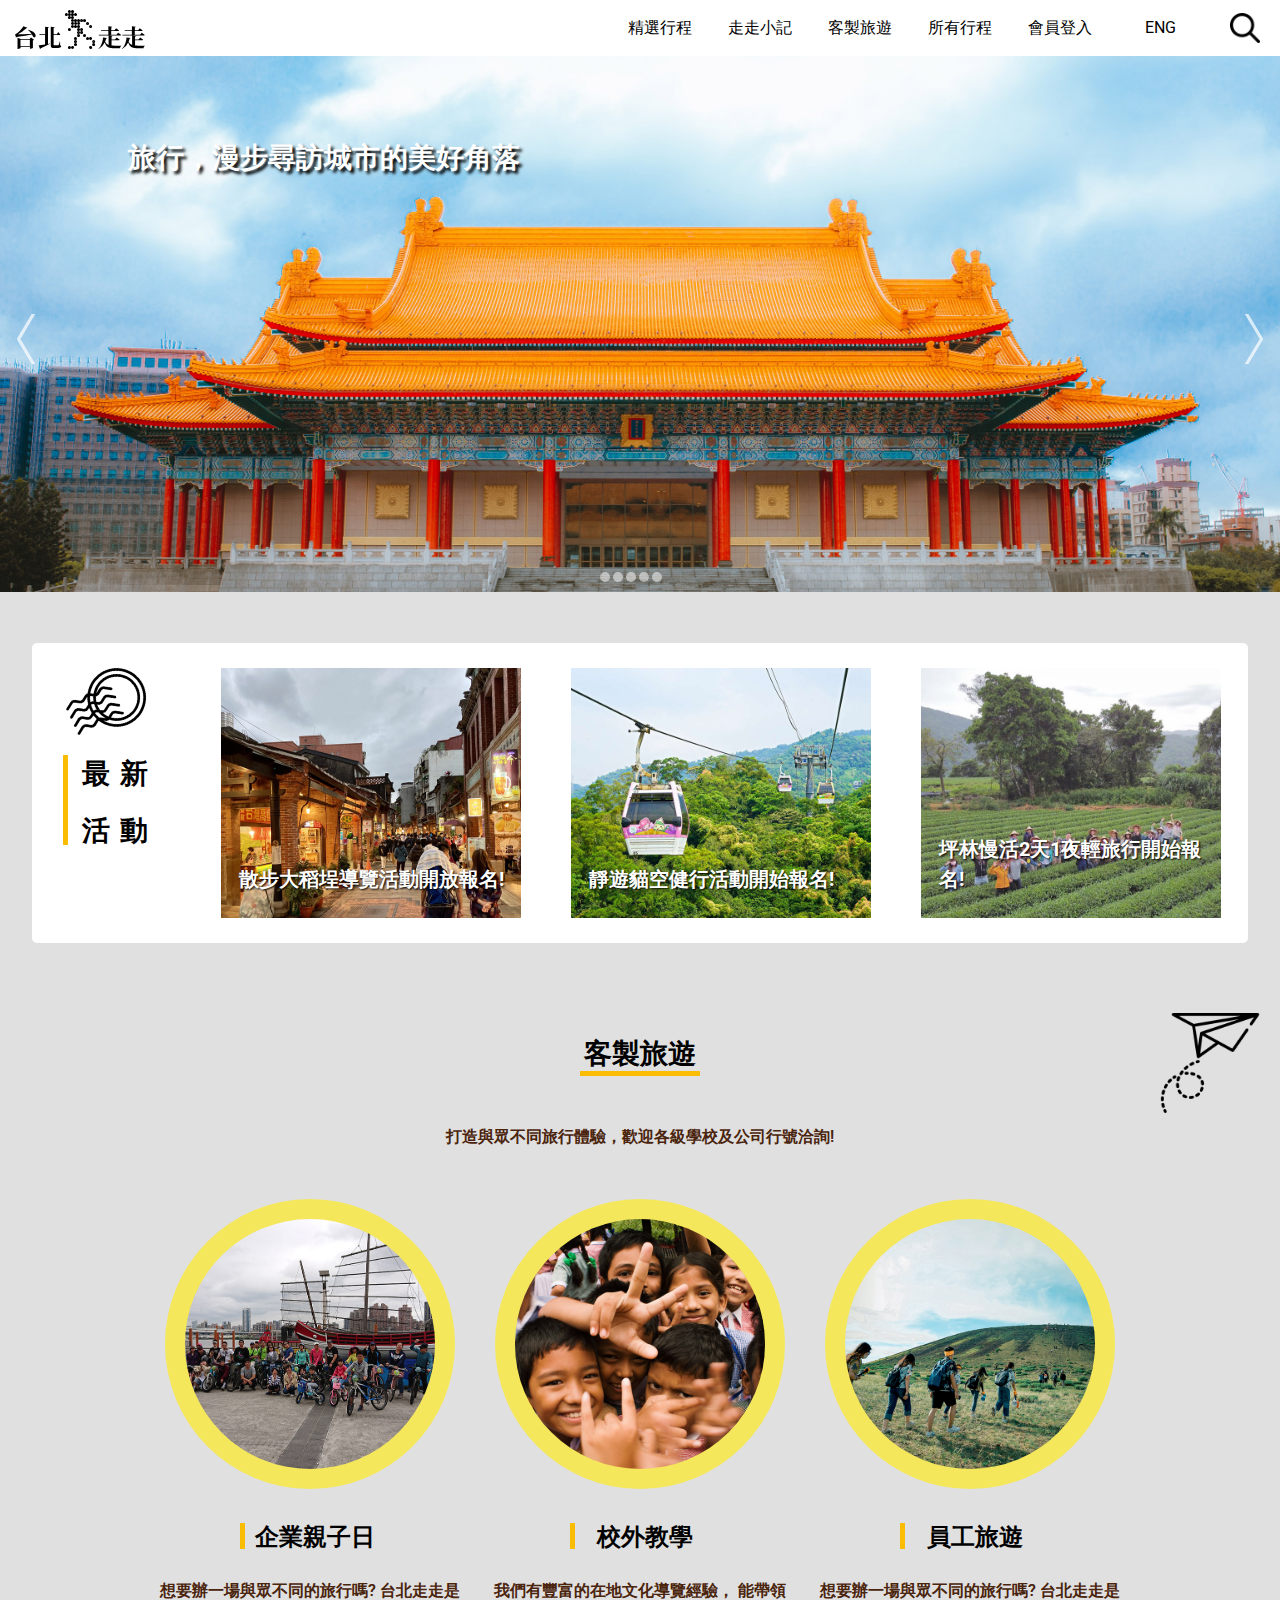
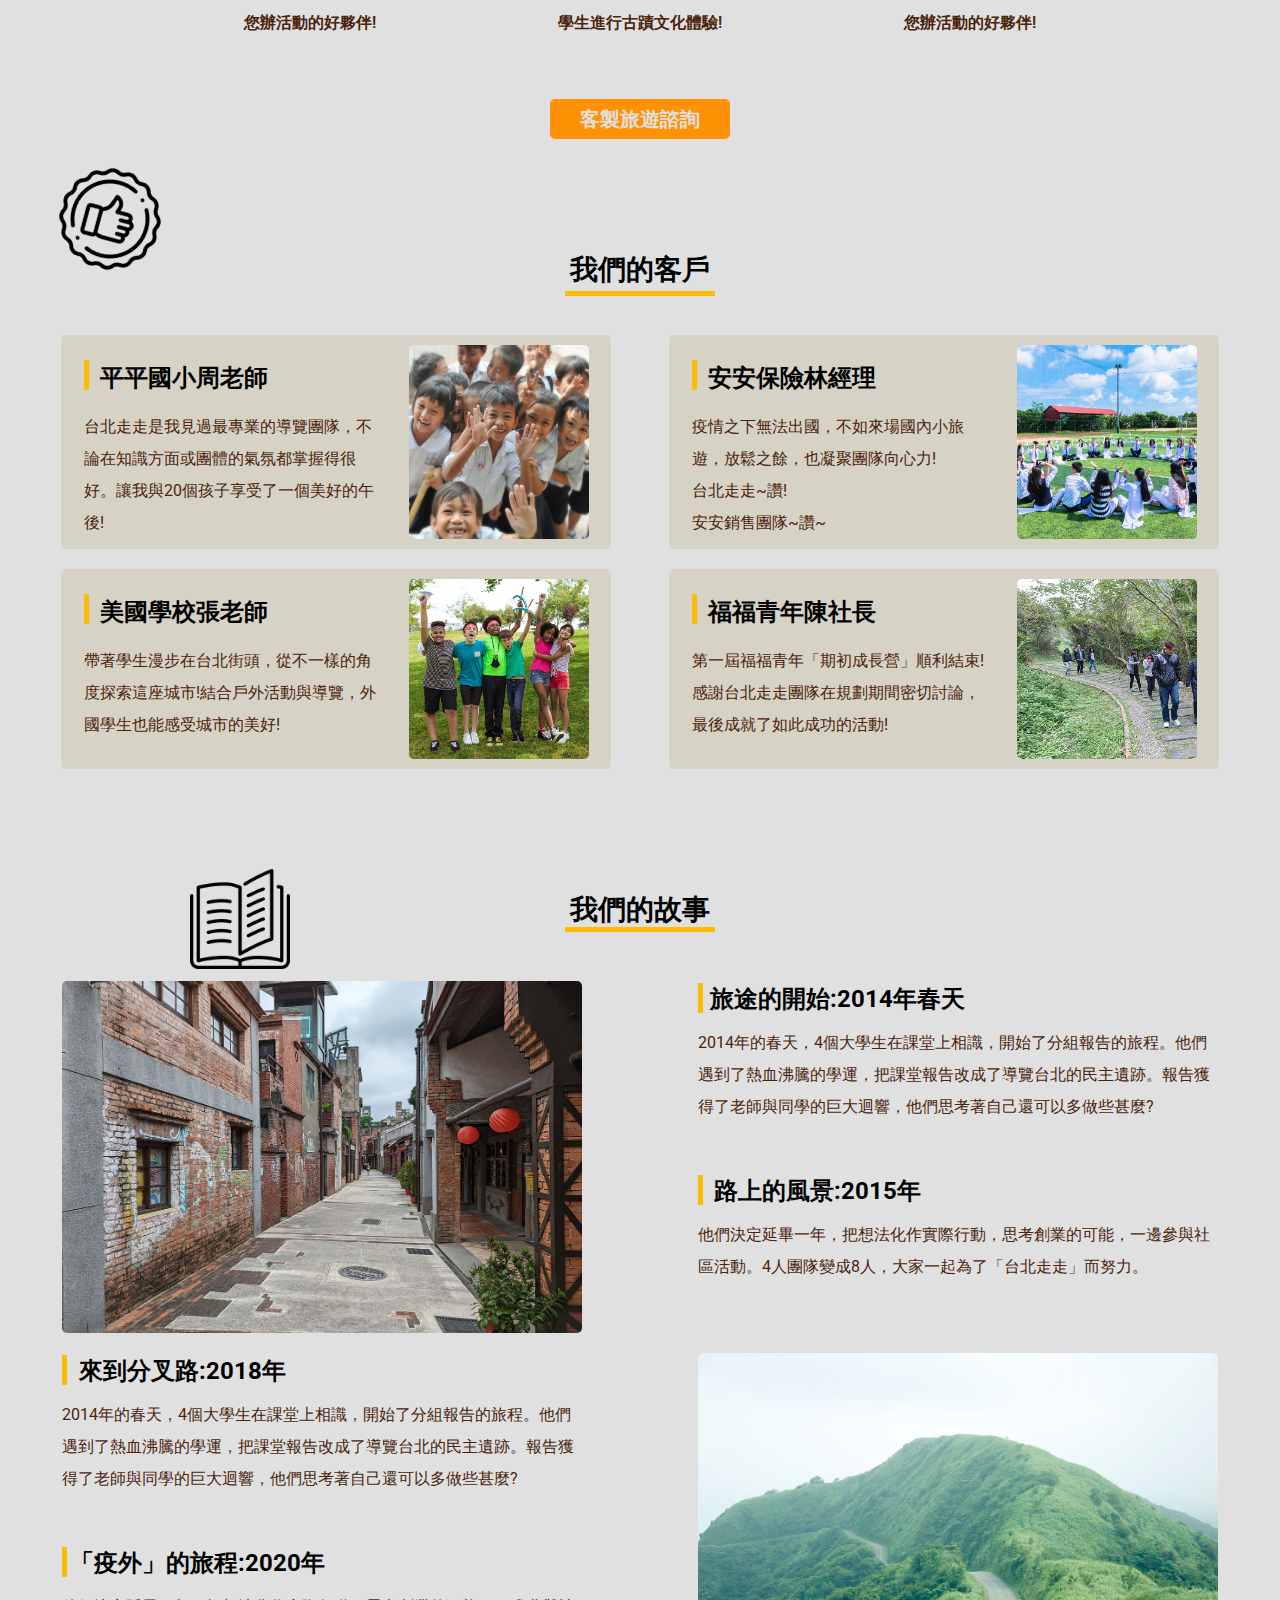
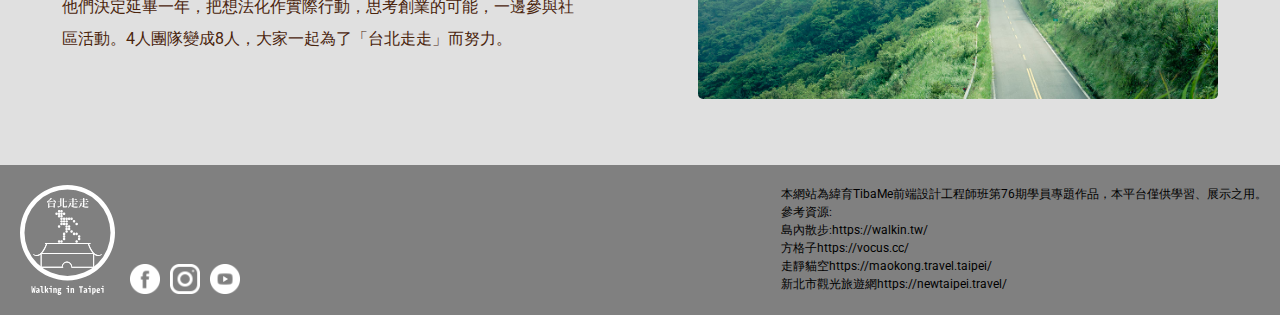
<file: index.html>
<!DOCTYPE html>
<html lang="en">
<head>
    <meta charset="UTF-8">
    <meta http-equiv="X-UA-Compatible" content="IE=edge">
    <meta name="viewport" content="width=device-width, initial-scale=1.0">
    <title>台北走走</title>
    <link
        href="https://fonts.googleapis.com/css2?family=Hurricane&family=Roboto+Serif:ital,opsz,wght@0,8..144,200;0,8..144,300;0,8..144,400;0,8..144,500;0,8..144,600;0,8..144,700;0,8..144,800;0,8..144,900;1,8..144,100;1,8..144,200;1,8..144,300;1,8..144,400;1,8..144,500;1,8..144,600;1,8..144,700;1,8..144,800;1,8..144,900&family=Roboto:ital,wght@0,100;0,300;0,400;0,500;0,700;0,900;1,100;1,300;1,400;1,500;1,700;1,900&display=swap"
        rel="stylesheet">
    <link rel="stylesheet" href="./css/style.css">
    <link rel="stylesheet" href="./css/indexNew.css">
    <link rel="stylesheet" href="https://cdnjs.cloudflare.com/ajax/libs/font-awesome/6.1.1/css/all.min.css" integrity="sha512-KfkfwYDsLkIlwQp6LFnl8zNdLGxu9YAA1QvwINks4PhcElQSvqcyVLLD9aMhXd13uQjoXtEKNosOWaZqXgel0g==" crossorigin="anonymous" referrerpolicy="no-referrer" />
            
</head>
<body>
    <nav class="nav">
        <div class="logo-div" >
            <a href="./index.html">
                <img src="./image/index/logo_top.svg" alt="logo圖" class="nav-logo">
            </a>
        </div>
        <div id="gototop" class=" gototopdiv ">
            <i class="fa-solid fa-angle-up"></i>
            Top
        </div> 
        <img src="./image/index/more.png" alt="" class="hambergericon">
         
        <!--導航欄-->
        <ol class="nav-ol" id="nav_ol" >
            <li><a href="./maintrip.html">精選行程</a></li>
            <li><a href="./bloglist.html">走走小記</a></li>
            <li><a href="./customized.html">客製旅遊</a></li>
            <li><a href="./itemlist.html">所有行程</a></li>
            <li><a href="./login.html">會員登入</a></li>
            <li><a href="#" class="engversion-a">ENG</a></li>
            <li id="searchbarid" class="searchbarLi">
                <img src="./image/index/search.png" alt="搜尋logo" class="searchbarlogo">
                <div class="hidesearchbar searchbar searchbar_mobile" id="searchbararea">
                    <input type="text" placeholder="想找什麼嗎?">
                    <button>搜尋</button>
                    <img src="./image/index/cancel.png" alt="" class="mobile_closenav" id="mobile_closenav">
                </div>
            </li>
        </ol>   
    </nav>
    <header class="index-header">
        
        <section class="indexslide" id="indexslideid">
            <picture class="slideimg fade on">
                <source srcset="./image/index/indexfix/slide1small.jpg" media="(max-width :576px)">
                <img src="./image/index/slide1.jpg" alt="" class="img_oringin" >
            </picture>
            <picture class="slideimg fade">
                <source srcset="./image/index/indexfix/slide2small.jpg" media="(max-width :576px)">
                <img src="./image/index/slide2.jpg" alt="" class="img_oringin">
            </picture>
            <picture  class="slideimg fade">
                <source srcset="./image/index/indexfix/slide3small.jpg" media="(max-width :576px)">
                <img src="./image/index/slide3.jpg" alt="" class="img_oringin">
            </picture>
            <picture class="slideimg fade">
                <source srcset="./image/index/indexfix/slide4small.jpg" media="(max-width :576px)">
                <img src="./image/index/slide4.jpg" alt="" class="img_oringin">
            </picture>
            <picture  class="slideimg fade">
                <source srcset="./image/index/indexfix/slide5small.jpg" media="(max-width :576px)">
                <img src="./image/index/slide5.jpg" alt="" class="img_oringin">
            </picture>
        
            <!--大圖輪播區-->
            <h3 class="slidetitle title1 fade post">旅行，漫步尋訪城市的美好角落</h3>
            <h3 class="slidetitle title2 fade">旅行，與土地的美好承諾</h3>
            <h3 class="slidetitle title3 fade">旅行，探訪一條沒人走過的路</h3>
            <h3 class="slidetitle title4 fade">旅行，暫時離開城市的喧囂</h3>
            <h3 class="slidetitle title5 fade">旅行，發現各種美好的時刻</h3>
            <button class="slide-left-btn" id="leftbtn"></button>
            <button class="slide-right-btn" id="rightbtn"></button>
            <!--輪播圖的箭頭-->
            <div class="dots">
                <span class="dot">  </span>
                <span class="dot">  </span>
                <span class="dot">  </span>
                <span class="dot">  </span>
                <span class="dot">  </span>
            </div>

        </section>

    </header>

    <main class="indexmain"> <!--主要內容區-->             
            <section class="news"> <!--最新活動列表-->
                
                <div class="news-title">
                    <h3 class="news-title-up">最新</h3>
                    <h3 class="news-title-bottom">活動</h3>
                    <h3 class="news-title-rwd">最新活動</h3>  
                    <img src="./image/index/stamp.png" alt="">
                </div>
                
                <ol class="news-ol">
                    <li>
                        <a href="./item.html" class="activity">
                            <img src="./image/index/newactivity1.jpg"alt="">
                            <h5>散步大稻埕導覽活動開放報名!</h5>
                        </a>
                        
                    </li>
                    <li>
                        <a href="./item.html"  class="activity">
                            <img src="./image/index/newactivity2.jpg" alt="">
                            <h5>靜遊貓空健行活動開始報名!</h5>
                        </a>
                       
                    </li>
                    <li>
                        <a href="./maintrip.html"  class="activity">
                            <img src="./image/index/newactivity3.jpg" alt="">
                            <h5>坪林慢活2天1夜輕旅行開始報名!</h5>
                        </a>
                       
                    </li>
                </ol>
            </section>

            <section class="customized"> <!--客製旅遊-->
                <h3>客製旅遊</h3>
                <p>打造與眾不同旅行體驗，歡迎各級學校及公司行號洽詢!</p>
                <ol class="customized-ol"> <!--客製旅遊的介紹選項-->
                    <li>
                        <div class="customizedpic-outline">
                            <img src="./image/index/indexcus1.jpg" alt="" class="customizedpic">
                        </div>
                        <h4>
                            企業親子日
                        </h4>
                        <p>
                            想要辦一場與眾不同的旅行嗎?
                            台北走走是您辦活動的好夥伴!
                        </p>
                    </li>

                    <li>
                        <div class="customizedpic-outline">
                            <img src="./image/index/indexcus2.jpg" alt="" class="customizedpic">
                        </div>
                        <h4>
                            校外教學
                        </h4>
                        <p>
                            我們有豐富的在地文化導覽經驗，
                            能帶領學生進行古蹟文化體驗!
                        </p>
                    </li>

                    <li>
                        <div class="customizedpic-outline">
                           <img src="./image/index/indexcus3.jpg" alt="" class="customizedpic">
                        </div>        
                        </div>
                        <h4>
                            員工旅遊
                        </h4>
                        <p>
                            想要辦一場與眾不同的旅行嗎?
                            台北走走是您辦活動的好夥伴!
                        </p>
                    </li>

                </ol>
                <img src="./image/index/mail.png" alt="" class="airplane-icon"><!--裝飾的icon-->

                <div class="hyperLinkBtn customizebtn">
                    <a href="./customized.html">
                        <P>客製旅遊諮詢</P>
                    </a>
                </div>

                <img src="./image/index/evaluate.png" alt="" class="good-icon"><!--裝飾的icon-->

            </section>
           
            <section class="ourclient"><!--我們的客戶列表-->
                <h3 class="ourclient-title">我們的客戶</h3>
                <ol class="ourclient-ol">                    
                    <li>
                        <div>
                            <h4>平平國小周老師</h4>
                            <p>
                                台北走走是我見過最專業的導覽團隊，不論在知識方面或團體的氣氛都掌握得很好。讓我與20個孩子享受了一個美好的午後!
                            </p>
                        </div>
                        <img src="./image/index/ourcus1.jpg" alt="" class="client-pic">
                    </li>
                    <li>
                        <div>
                            <h4>安安保險林經理</h4>
                            <p>
                                疫情之下無法出國，不如來場國內小旅遊，放鬆之餘，也凝聚團隊向心力!<br>
                                台北走走~讚!<br>
                                安安銷售團隊~讚~
                            </p>
                        </div>
                        <img src="./image/index/ourcus2.jpg" alt="" class="client-pic">
                    </li> 
                    <li>
                        <div>
                            <h4>美國學校張老師</h4>
                            <p>
                                帶著學生漫步在台北街頭，從不一樣的角度探索這座城市!結合戶外活動與導覽，外國學生也能感受城市的美好!
                            </p>
                        </div>
                        <img src="./image/index/ourcus3.jpg" alt="" class="client-pic">
                    </li>
                    <li>
                        <div>
                            <h4>福福青年陳社長</h4>
                            <p>
                                第一屆福福青年「期初成長營」順利結束!感謝台北走走團隊在規劃期間密切討論，最後成就了如此成功的活動!
                            </p>
                            
                        </div>
                        <img src="./image/index/ourcus4.jpg" alt="" class="client-pic">
                    </li>
                </ol>

            </section>
            
            <section class="ourstory"> <!--我們的故事-->
                <h3 class="ourstory-title">我們的故事</h3>
                <img src="./image/index/open-book.png" alt="" class="ourstory-icon"> <!--裝飾的icon-->
                <div class="ourstory-div">
                    <div><img src="./image/index/ourstory1.jpg" alt="" ></div>
                    <div>
                        <h4 class="ourstory-subtitle1">旅途的開始:2014年春天</h4>
                        <p>
                            2014年的春天，4個大學生在課堂上相識，開始了分組報告的旅程。他們遇到了熱血沸騰的學運，把課堂報告改成了導覽台北的民主遺跡。報告獲得了老師與同學的巨大迴響，他們思考著自己還可以多做些甚麼?
                        </p>
                        <h4 class="ourstory-subtitle2">路上的風景:2015年</h4>
                        <p>他們決定延畢一年，把想法化作實際行動，思考創業的可能，一邊參與社區活動。4人團隊變成8人，大家一起為了「台北走走」而努力。
                        </p>

                    </div>
                    <div>
                        <h4 class="ourstory-subtitle3">來到分叉路:2018年</h4>
                        <p>
                            2014年的春天，4個大學生在課堂上相識，開始了分組報告的旅程。他們遇到了熱血沸騰的學運，把課堂報告改成了導覽台北的民主遺跡。報告獲得了老師與同學的巨大迴響，他們思考著自己還可以多做些甚麼?
                        </p>
                        <h4 class="ourstory-subtitle4">「疫外」的旅程:2020年</h4>
                        <p>他們決定延畢一年，把想法化作實際行動，思考創業的可能，一邊參與社區活動。4人團隊變成8人，大家一起為了「台北走走」而努力。</p>
                    </div>
                    <div><img src="./image/index/ourstory2.jpg" alt=""></div>
                </div>
            </section>       
    </main>

    <footer class="footer">
        <a class="footer-logo-a" id="footer_logoid">
            <img src="./image/index/logo_bottom_white.svg" alt="" class="footer-logo-img">
        </a>
        <ol class="footer-ol">
            <li><a href="#"><img src="./image/index/facebook.png" alt=""></a></li><!--iglogo-->
            <li><a href="#"><img src="./image/index/instagram.png" alt=""></a></li><!--fblogo-->
            <li><a href="#"><img src="./image/index/youtube.png" alt=""></a></li><!--YOUTUBE LOGO-->    
        </ol>
        <!--免責聲明-->
        <p class="declare">
            本網站為緯育TibaMe前端設計工程師班第76期學員專題作品，本平台僅供學習、展示之用。<br>
            參考資源:<br>
            島內散步:https://walkin.tw/<br>
            方格子https://vocus.cc/<br>
            走靜貓空https://maokong.travel.taipei/<br>
            新北市觀光旅遊網https://newtaipei.travel/
        </p>
    </footer>
    <script src="./JS/common.js"></script>
    <script type="module">
        import {controlSlide} from './JS/singlefunction.js'
        controlSlide();
    </script>
</body>
</html>
</file>
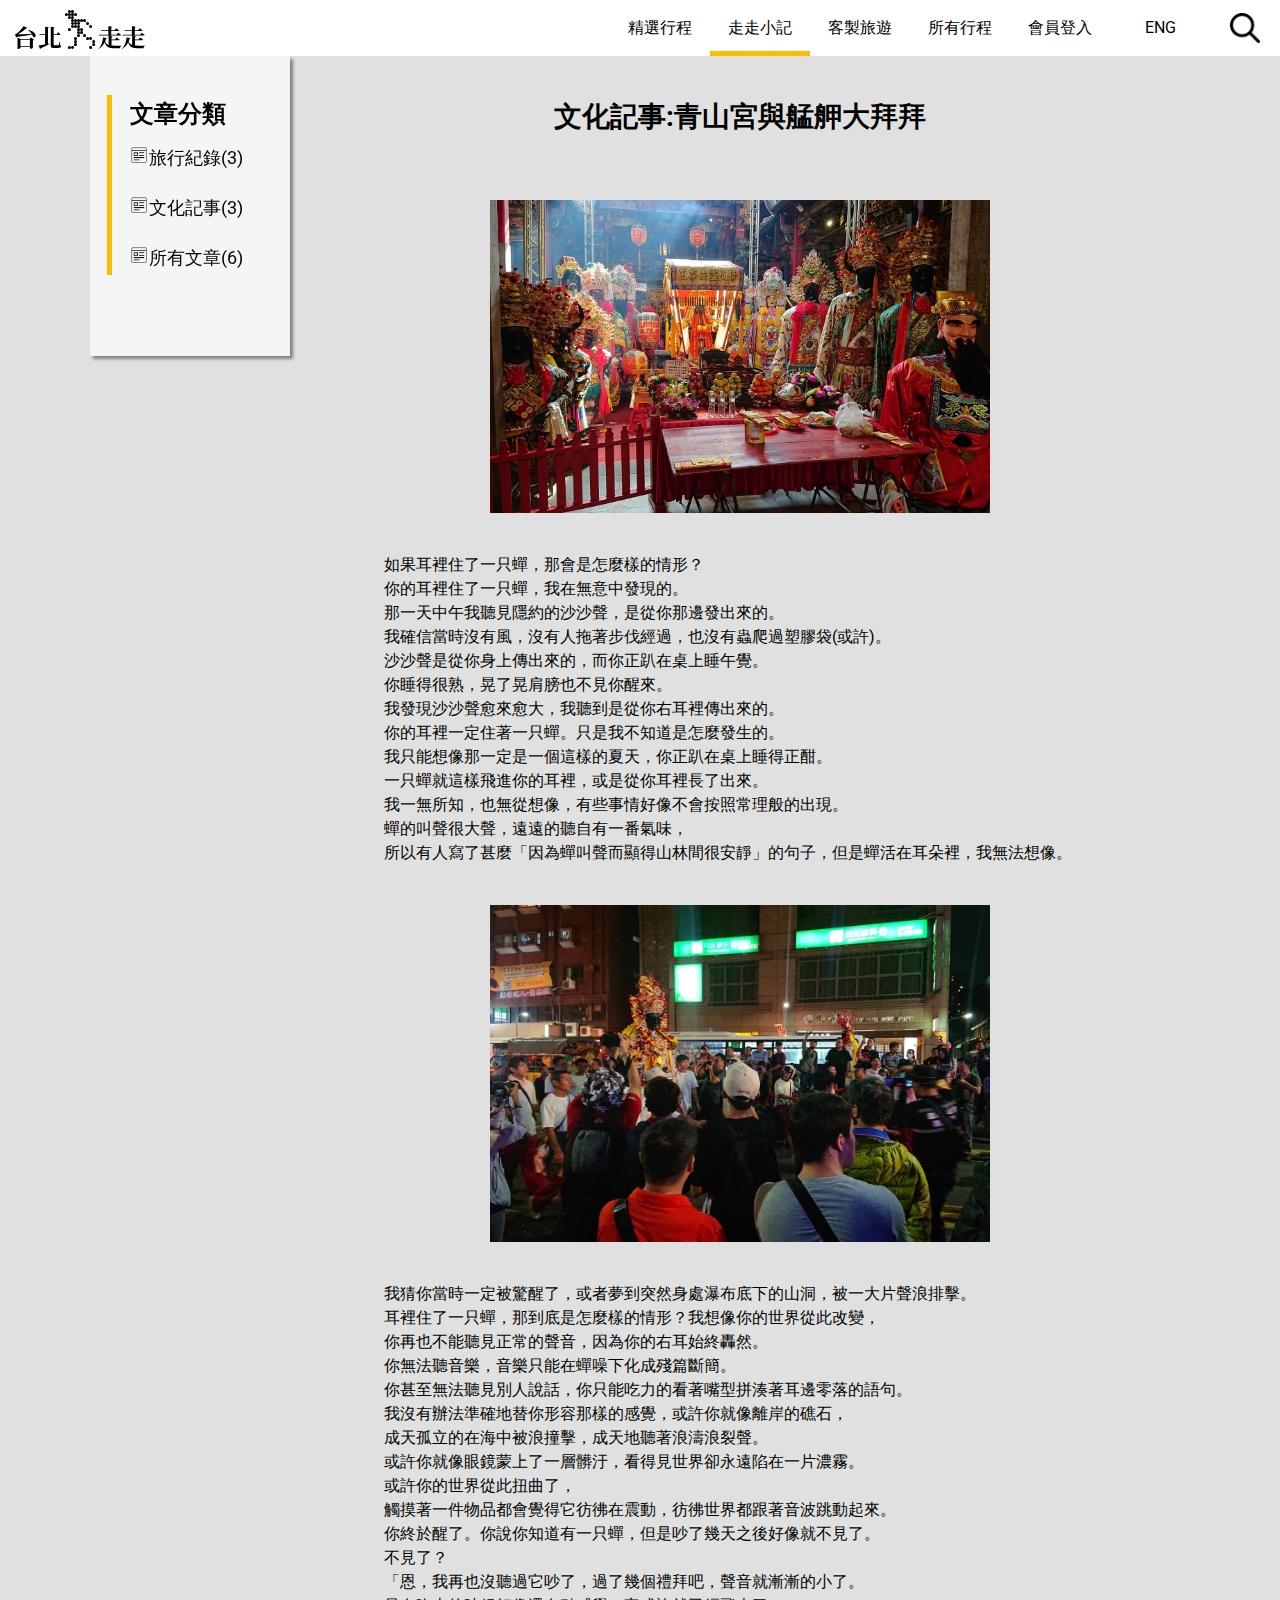
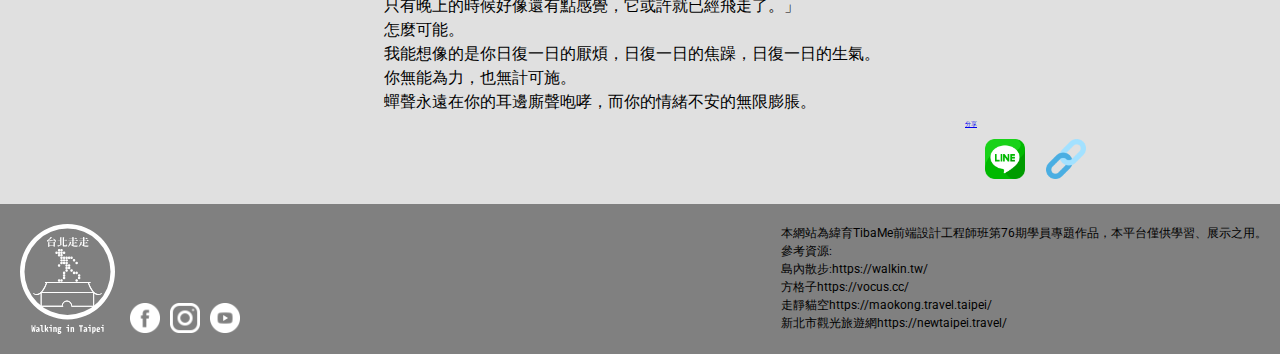
<file: blogcontent.html>
<!DOCTYPE html>
<html lang="en">
<head>
    <meta charset="UTF-8">
    <meta http-equiv="X-UA-Compatible" content="IE=edge">
    <meta name="viewport" content="width=device-width, initial-scale=1.0">
    <meta property="og:url"           content="https://johnckhsiao.github.io/walkingintaipei/blogcontent.html" />
    <meta property="og:type"          content="website" />
    <meta property="og:title"         content="Your Website Title" />
    <meta property="og:description"   content="Your description" />
    <meta property="og:image"         content="https://johnckhsiao.github.io/walkingintaipei/blogcontent.html" />
</head>
<meta charset="UTF-8">
<meta http-equiv="X-UA-Compatible" content="IE=edge">
<meta name="viewport" content="width=device-width, initial-scale=1.0">
<title>走走小記</title>
<link
    href="https://fonts.googleapis.com/css2?family=Hurricane&family=Roboto+Serif:ital,opsz,wght@0,8..144,200;0,8..144,300;0,8..144,400;0,8..144,500;0,8..144,600;0,8..144,700;0,8..144,800;0,8..144,900;1,8..144,100;1,8..144,200;1,8..144,300;1,8..144,400;1,8..144,500;1,8..144,600;1,8..144,700;1,8..144,800;1,8..144,900&family=Roboto:ital,wght@0,100;0,300;0,400;0,500;0,700;0,900;1,100;1,300;1,400;1,500;1,700;1,900&display=swap"
    rel="stylesheet">
<link rel="stylesheet" href="./css/style.css">
<link rel="stylesheet" href="./css/blogcontentNew.css">
<link rel="stylesheet" href="https://cdnjs.cloudflare.com/ajax/libs/font-awesome/6.1.1/css/all.min.css" integrity="sha512-KfkfwYDsLkIlwQp6LFnl8zNdLGxu9YAA1QvwINks4PhcElQSvqcyVLLD9aMhXd13uQjoXtEKNosOWaZqXgel0g==" crossorigin="anonymous" referrerpolicy="no-referrer" />           
</head>
<body>
    <nav class="nav">
        <div class="logo-div" >
            <a href="./index.html">
                <img src="./image/index/logo_top.svg" alt="logo圖" class="nav-logo">
            </a>
        </div>
        <div id="gototop" class=" gototopdiv ">
            <i class="fa-solid fa-angle-up"></i>
            Top
        </div> 
        <img src="./image/index/more.png" alt="" class="hambergericon">
         
        <!--導航欄-->
        <ol class="nav-ol" id="nav_ol" >
            <li><a href="./maintrip.html">精選行程</a></li>
            <li class="nav_underline"><a href="./bloglist.html">走走小記</a></li>
            <li><a href="./customized.html">客製旅遊</a></li>
            <li><a href="./itemlist.html">所有行程</a></li>
            <li><a href="./login.html">會員登入</a></li>
            <li><a href="#" class="engversion-a">ENG</a></li>
            <li id="searchbarid" class="searchbarLi">
                <img src="./image/index/search.png" alt="搜尋logo" class="searchbarlogo">
                <div class="hidesearchbar searchbar searchbar_mobile" id="searchbararea">
                    <input type="text" placeholder="想找什麼嗎?">
                    <button>搜尋</button>
                    <img src="./image/index/cancel.png" alt="" class="mobile_closenav" id="mobile_closenav">
                </div>
            </li>
        </ol>   
    </nav>
    <main class="bloglist-main">
        <div class="bloglist-main-div">
            <aside class="bloglist-aside forRWD" id="bloglistAsideOringin"> <!--側邊導覽列--->
                <ol>
                    <li><h4>文章分類<h4></li>
                    <li>
                        <a href="#">
                            <img src="./image/blog/article.png" alt="">
                            <span id="travel_note">旅行紀錄(3)</span>
                        </a>
                    </li>
                    <li>
                        <a href="#">
                            <img src="./image/blog/article.png" alt="">
                            <span id="culture_atricle">文化記事(3)</span>
                        </a>
                    </li>
                    <li>
                        <a href="#">
                            <img src="./image/blog/article.png" alt="">
                            <span id="all_article">所有文章(6)</span>
                        </a>
                    </li>
                    <div class="sideclose"><i class="fa-solid fa-circle-xmark" id="xbtn"></i><div></div>
                </ol>

            </aside>
            <div class="bloglist-aside-rwd" id="bloglistAsideRwd">
                文章分類
            </div>
            <section class="blogcontent-section">
                <div id="fb-root"></div>
                <script async defer crossorigin="anonymous" src="https://connect.facebook.net/zh_TW/sdk.js#xfbml=1&version=v13.0" nonce="mkDgJtPc"></script>
                <h3 class="blogcontent-section-title">文化記事:青山宮與艋舺大拜拜</h3>
                <article>
                    <img src="./image/blog/blogcontentpic1.jpg" alt="" class="blogcontent-img">
                    <p>如果耳裡住了一只蟬，那會是怎麼樣的情形？<br>
                        你的耳裡住了一只蟬，我在無意中發現的。<br>
                        那一天中午我聽見隱約的沙沙聲，是從你那邊發出來的。<br>
                        我確信當時沒有風，沒有人拖著步伐經過，也沒有蟲爬過塑膠袋(或許)。<br>
                        沙沙聲是從你身上傳出來的，而你正趴在桌上睡午覺。<br>
                        你睡得很熟，晃了晃肩膀也不見你醒來。<br>
                    </p>
                    <p>
                        我發現沙沙聲愈來愈大，我聽到是從你右耳裡傳出來的。<br>
                        你的耳裡一定住著一只蟬。只是我不知道是怎麼發生的。<br>
                        我只能想像那一定是一個這樣的夏天，你正趴在桌上睡得正酣。<br>
                        一只蟬就這樣飛進你的耳裡，或是從你耳裡長了出來。<br>
                        我一無所知，也無從想像，有些事情好像不會按照常理般的出現。<br>
                        蟬的叫聲很大聲，遠遠的聽自有一番氣味，<br>
                        所以有人寫了甚麼「因為蟬叫聲而顯得山林間很安靜」的句子，但是蟬活在耳朵裡，我無法想像。<br>
                    </p> 
                    <img src="./image/blog/blogcontentpic2.jpg" alt="" class="blogcontent-img">   
                    <p> 
                        我猜你當時一定被驚醒了，或者夢到突然身處瀑布底下的山洞，被一大片聲浪排擊。<br>
                        耳裡住了一只蟬，那到底是怎麼樣的情形？我想像你的世界從此改變，<br>
                        你再也不能聽見正常的聲音，因為你的右耳始終轟然。<br>
                        你無法聽音樂，音樂只能在蟬噪下化成殘篇斷簡。<br>
                        你甚至無法聽見別人說話，你只能吃力的看著嘴型拼湊著耳邊零落的語句。<br>
                        我沒有辦法準確地替你形容那樣的感覺，或許你就像離岸的礁石，<br>
                        成天孤立的在海中被浪撞擊，成天地聽著浪濤浪裂聲。<br>
                        或許你就像眼鏡蒙上了一層髒汙，看得見世界卻永遠陷在一片濃霧。<br>
                        或許你的世界從此扭曲了，<br>
                        觸摸著一件物品都會覺得它彷彿在震動，彷彿世界都跟著音波跳動起來。<br>
                    </p>
                    
                    <p>
                        你終於醒了。你說你知道有一只蟬，但是吵了幾天之後好像就不見了。<br>                        
                        不見了？<br>
                        「恩，我再也沒聽過它吵了，過了幾個禮拜吧，聲音就漸漸的小了。<br>
                        只有晚上的時候好像還有點感覺，它或許就已經飛走了。」<br>
                        怎麼可能。<br>
                        我能想像的是你日復一日的厭煩，日復一日的焦躁，日復一日的生氣。<br>
                        你無能為力，也無計可施。<br>
                        蟬聲永遠在你的耳邊廝聲咆哮，而你的情緒不安的無限膨脹。<br>
                    </p>
                    
                </article>
                <div class="media_container">
                    <div class="fb-share-button" data-href="https://johnckhsiao.github.io/walkingintaipei/blogcontent.html" data-layout="button_count" data-size="small"><a target="_blank" href="https://www.facebook.com/sharer/sharer.php?u=https%3A%2F%2Fjohnckhsiao.github.io%2Fwalkingintaipei%2Fblogcontent.html&amp;src=sdkpreparse" class="fb-xfbml-parse-ignore">分享</a></div>
                    <img src="./image/blog/line.png" alt="" >
                    <img src="./image/blog/link.png" alt="" id="copyURL_img">
                </div>

                
            </section>

        </div>

    </main>
    <footer class="footer">
        <a class="footer-logo-a" id="footer_logoid">
            <img src="./image/index/logo_bottom_white.svg" alt="" class="footer-logo-img">
        </a>
        <ol class="footer-ol">
            <li><a href="#"><img src="./image/index/facebook.png" alt=""></a></li><!--iglogo-->
            <li><a href="#"><img src="./image/index/instagram.png" alt=""></a></li><!--fblogo-->
            <li><a href="#"><img src="./image/index/youtube.png" alt=""></a></li><!--YOUTUBE LOGO-->    
        </ol>
        <!--免責聲明-->
        <p class="declare">
            本網站為緯育TibaMe前端設計工程師班第76期學員專題作品，本平台僅供學習、展示之用。<br>
            參考資源:<br>
            島內散步:https://walkin.tw/<br>
            方格子https://vocus.cc/<br>
            走靜貓空https://maokong.travel.taipei/<br>
            新北市觀光旅遊網https://newtaipei.travel/
        </p>
    </footer>


    <script src="./JS/common.js"></script>
    <script type="module">
        import {copyURL,blogListSideToggle} from './JS/singlefunction.js'
        copyURL();
        blogListSideToggle();
    </script>
  
</body>
</html>
</file>
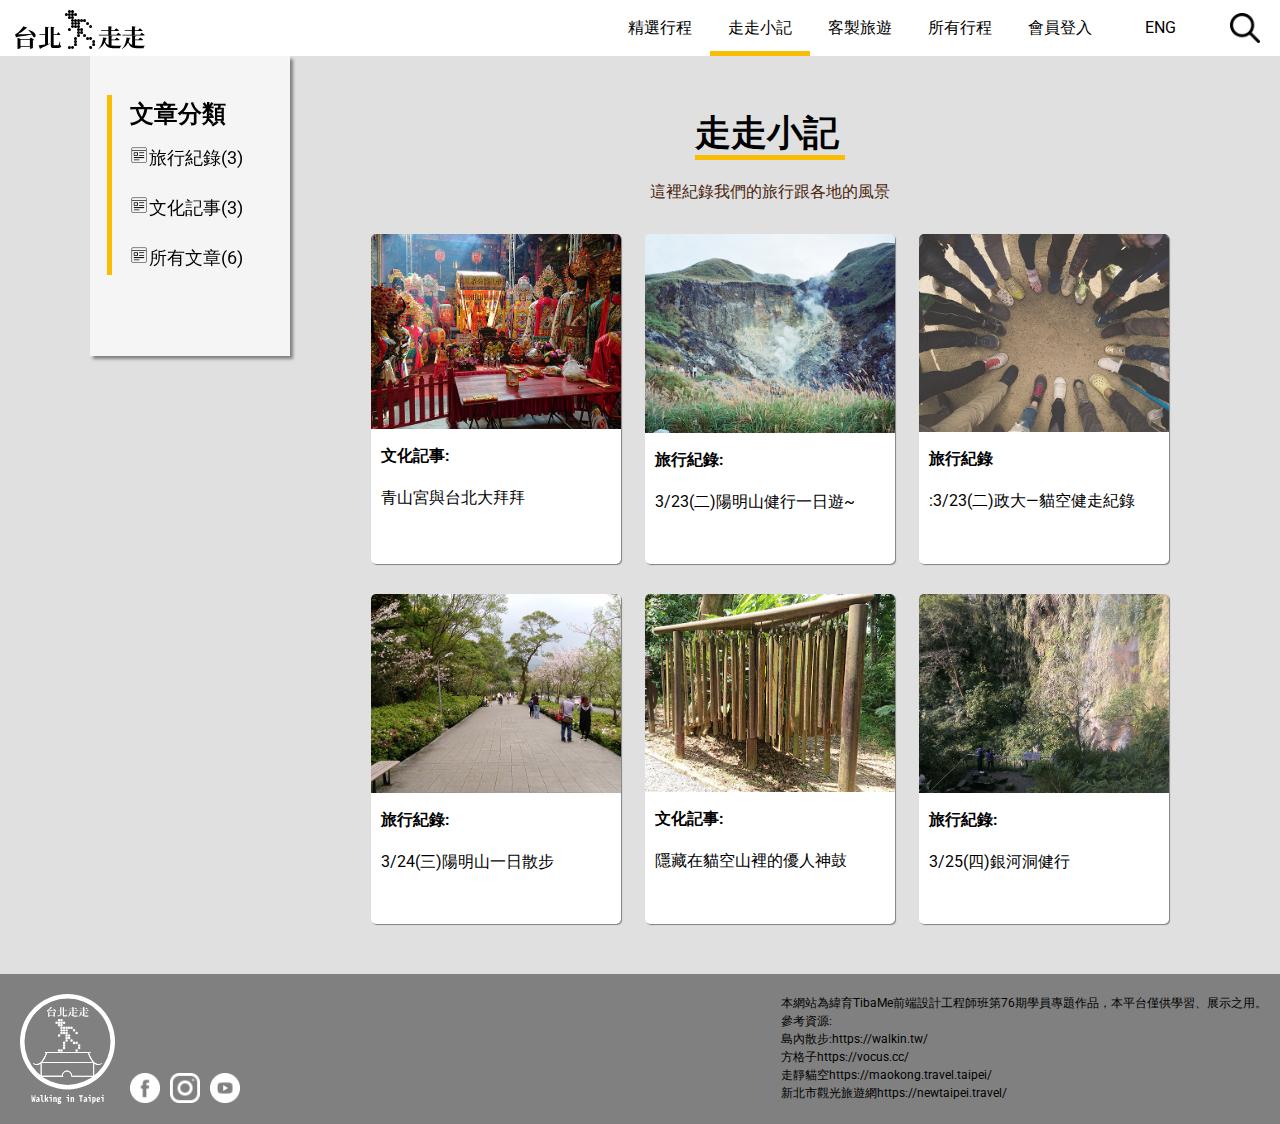
<file: bloglist.html>
<!DOCTYPE html>
<html lang="en">
<head>
    <meta charset="UTF-8">
    <meta http-equiv="X-UA-Compatible" content="IE=edge">
    <meta name="viewport" content="width=device-width, initial-scale=1.0">
    <title>走走小記</title>
    <link
        href="https://fonts.googleapis.com/css2?family=Hurricane&family=Roboto+Serif:ital,opsz,wght@0,8..144,200;0,8..144,300;0,8..144,400;0,8..144,500;0,8..144,600;0,8..144,700;0,8..144,800;0,8..144,900;1,8..144,100;1,8..144,200;1,8..144,300;1,8..144,400;1,8..144,500;1,8..144,600;1,8..144,700;1,8..144,800;1,8..144,900&family=Roboto:ital,wght@0,100;0,300;0,400;0,500;0,700;0,900;1,100;1,300;1,400;1,500;1,700;1,900&display=swap"
        rel="stylesheet">
    <link rel="stylesheet" href="./css/style.css">
    <link rel="stylesheet" href="./css/bloglistNew.css">
    <link rel="stylesheet" href="https://cdnjs.cloudflare.com/ajax/libs/font-awesome/6.0.0/css/all.min.css" integrity="sha512-9usAa10IRO0HhonpyAIVpjrylPvoDwiPUiKdWk5t3PyolY1cOd4DSE0Ga+ri4AuTroPR5aQvXU9xC6qOPnzFeg==" crossorigin="anonymous" referrerpolicy="no-referrer" />

</head>
<body>
    <nav class="nav">
        <div class="logo-div" >
            <a href="./index.html">
                <img src="./image/index/logo_top.svg" alt="logo圖" class="nav-logo">
            </a>
        </div>
        <div id="gototop" class=" gototopdiv ">
            <i class="fa-solid fa-angle-up"></i>
            Top
        </div> 
        <img src="./image/index/more.png" alt="" class="hambergericon">
         
        <!--導航欄-->
        <ol class="nav-ol" id="nav_ol" >
            <li><a href="./maintrip.html">精選行程</a></li>
            <li class="nav_underline"><a href="./bloglist.html">走走小記</a></li>
            <li><a href="./customized.html">客製旅遊</a></li>
            <li><a href="./itemlist.html">所有行程</a></li>
            <li><a href="./login.html">會員登入</a></li>
            <li><a href="#" class="engversion-a">ENG</a></li>
            <li id="searchbarid" class="searchbarLi">
                <img src="./image/index/search.png" alt="搜尋logo" class="searchbarlogo">
                <div class="hidesearchbar searchbar searchbar_mobile" id="searchbararea">
                    <input type="text" placeholder="想找什麼嗎?">
                    <button>搜尋</button>
                    <img src="./image/index/cancel.png" alt="" class="mobile_closenav" id="mobile_closenav">
                </div>
            </li>
        </ol>   
    </nav>

    <main class="bloglist-main">
        <div class="bloglist-main-div">
            <aside class="bloglist-aside forRWD" id="bloglistAsideOringin"> <!--側邊導覽列--->
                <ol>
                    <li><h4>文章分類<h4></li>
                    <li>
                        <a href="#">
                            <img src="./image/blog/article.png" alt="">
                            <span id="travel_note">旅行紀錄(3)</span>
                        </a>
                    </li>
                    <li>
                        <a href="#">
                            <img src="./image/blog/article.png" alt="">
                            <span id="culture_atricle">文化記事(3)</span>
                        </a>
                    </li>
                    <li>
                        <a href="#">
                            <img src="./image/blog/article.png" alt="">
                            <span id="all_article">所有文章(6)</span>
                        </a>
                    </li>
                   <div class="sideclose"><i class="fa-solid fa-circle-xmark" id="xbtn"></i><div>
                </ol>
                
            </aside>
            <div class="bloglist-aside-rwd" id="bloglistAsideRwd">
                文章分類
            </div>
            <section class="bloglist-section">
                <h1 class=bloglist-section-title>走走小記</h1>
                <p>這裡紀錄我們的旅行跟各地的風景</p>
                <ol class="bloglist-ol">
                    <li class="culture">
                        <a href="./blogcontent.html">
                            <img src="./image/blog/list1.jpg" alt="">
                            <p class="article-title">文化記事:</p>
                            <p>青山宮與台北大拜拜</p>
                        </a>
                    </li>
                    <li class="travel-note">
                        <a href="./blogcontent.html">
                            <img src="./image/blog/list2.jpg" alt="">
                            <p class="article-title">旅行紀錄:</p>
                            <p>3/23(二)陽明山健行一日遊~</p>
                        </a>
                    </li>
                    <li class="travel-note">
                        <a href="./blogcontent.html">
                            <img src="./image/blog/list3.jpg" alt="">
                            <p class="article-title">旅行紀錄</p>
                            <p>:3/23(二)政大—貓空健走紀錄</p>
                        </a>
                    </li>
    
                    <li class="travel-note">
                        <a href="./blogcontent.html">
                            <img src="./image/blog/list4.jpg" alt="">
                            <p class="article-title">旅行紀錄:</p>
                            <p>3/24(三)陽明山一日散步</p>
                        </a>
                    </li>
                    <li class="culture">
                        <a href="./blogcontent.html">
                            <img src="./image/blog/list5.jpg" alt="">
                            <p class="article-title">文化記事:</p>
                            <p>隱藏在貓空山裡的優人神鼓</p>
                        </a>
                    </li>
                    <li class="travel-note"> 
                        <a href="">
                            <img src="./image/blog/list6.jpg" alt="">
                            <p class="article-title">旅行紀錄:</p>
                            <p>3/25(四)銀河洞健行</p>
                        </a>
                    </li>
                </ol>
            </section>

        </div>

    </main>
    <footer class="footer">
        <a class="footer-logo-a" id="footer_logoid">
            <img src="./image/index/logo_bottom_white.svg" alt="" class="footer-logo-img">
        </a>
        <ol class="footer-ol">
            <li><a href="#"><img src="./image/index/facebook.png" alt=""></a></li><!--iglogo-->
            <li><a href="#"><img src="./image/index/instagram.png" alt=""></a></li><!--fblogo-->
            <li><a href="#"><img src="./image/index/youtube.png" alt=""></a></li><!--YOUTUBE LOGO-->    
        </ol>
        <!--免責聲明-->
        <p class="declare">
            本網站為緯育TibaMe前端設計工程師班第76期學員專題作品，本平台僅供學習、展示之用。<br>
            參考資源:<br>
            島內散步:https://walkin.tw/<br>
            方格子https://vocus.cc/<br>
            走靜貓空https://maokong.travel.taipei/<br>
            新北市觀光旅遊網https://newtaipei.travel/
        </p>
    </footer>

    <script src="./JS/common.js"></script>
    <script type="module">
        import {blogListFilter,blogListSideToggle} from './JS/singlefunction.js'
        blogListFilter();
        blogListSideToggle();
    </script>  
</body>
</html>
</file>
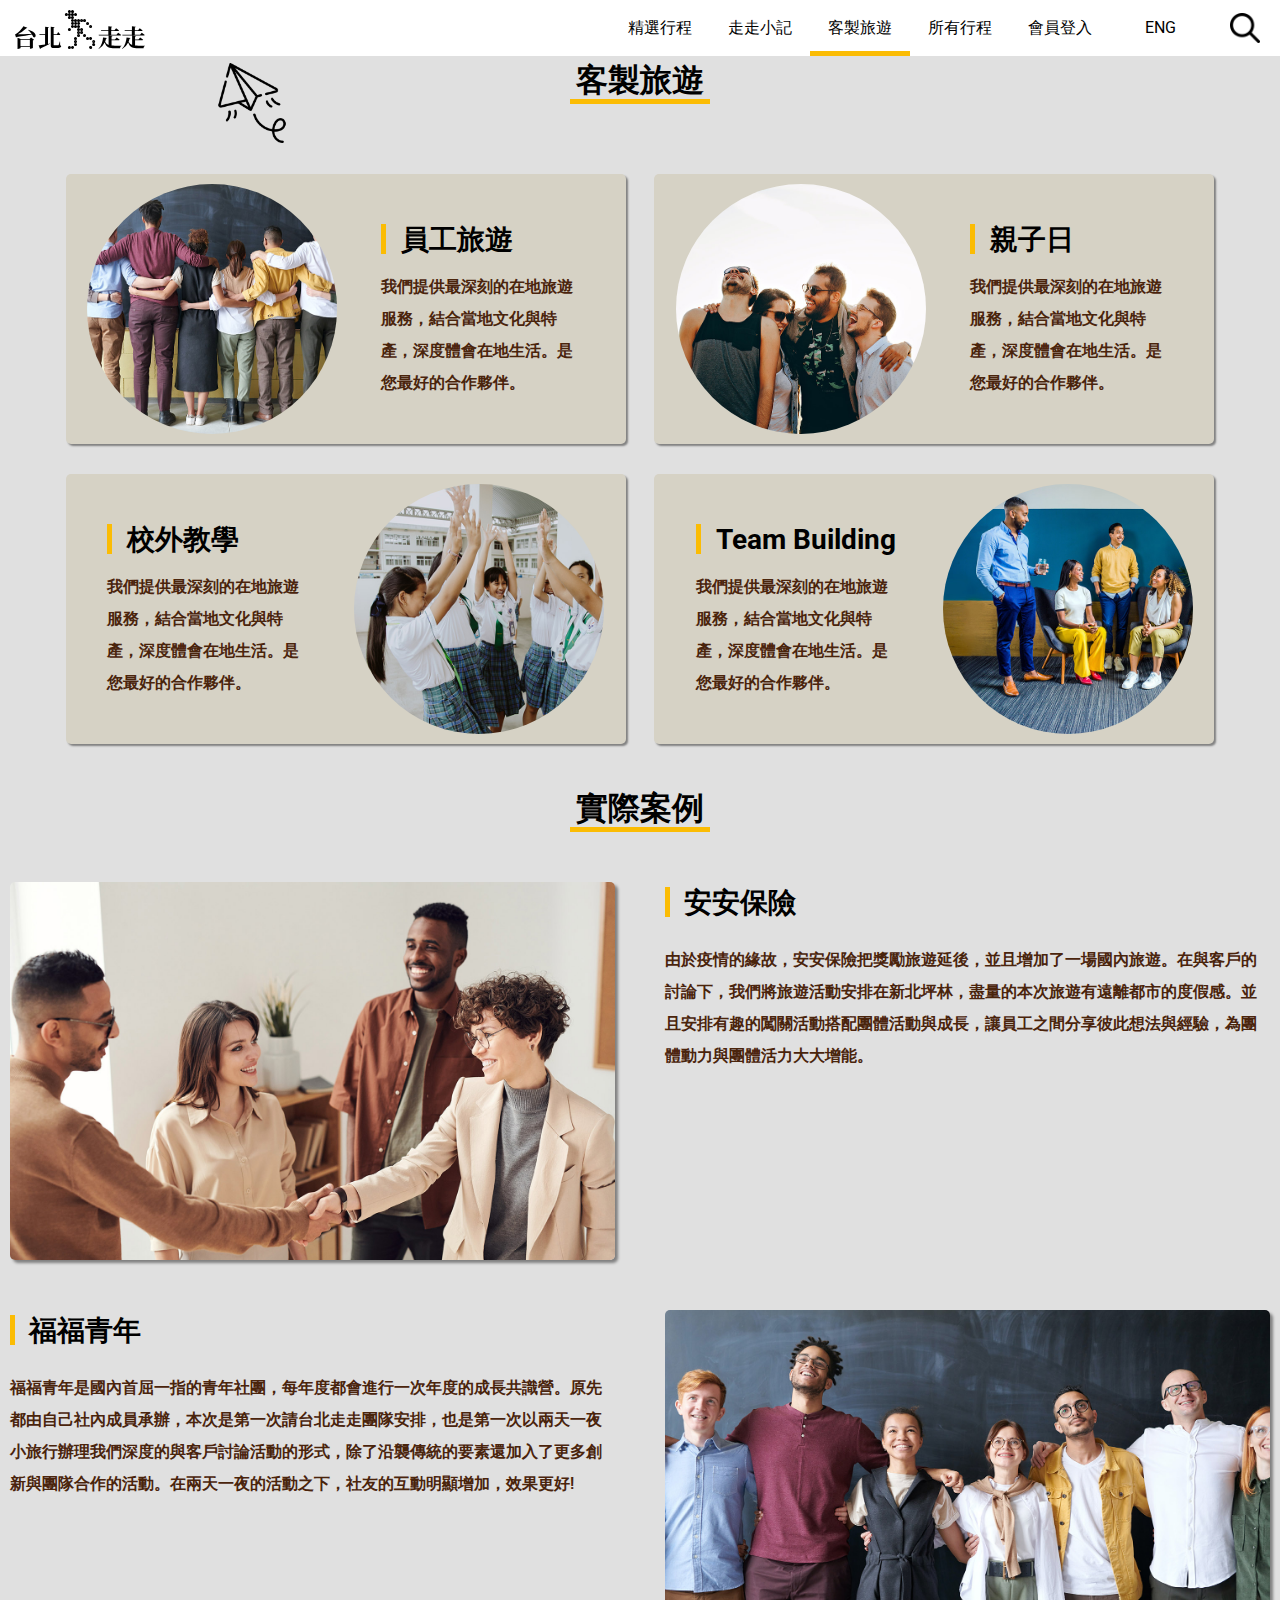
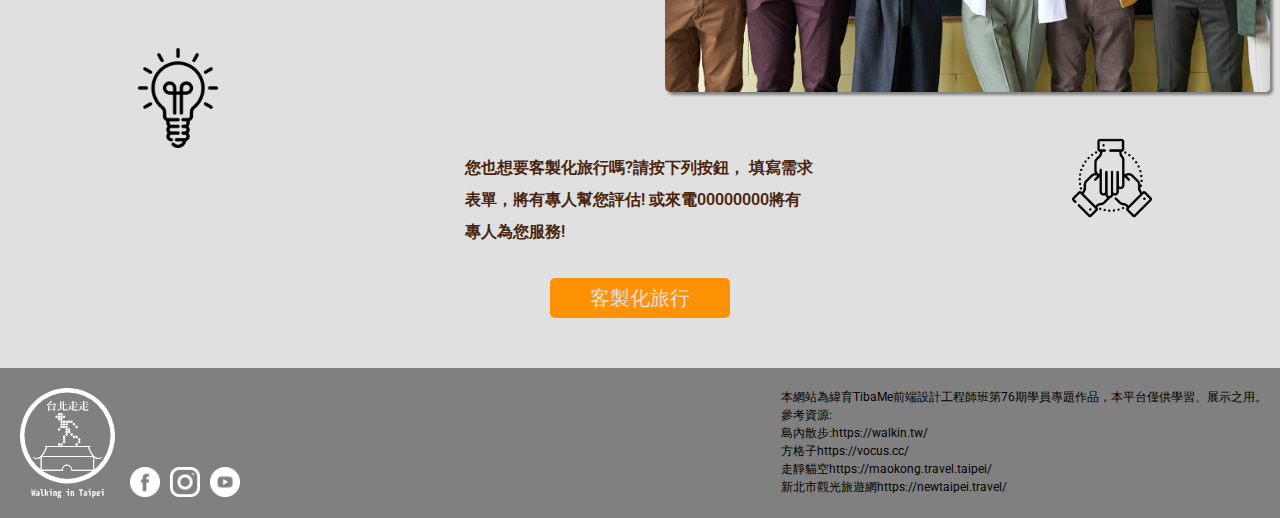
<file: customized.html>
<!DOCTYPE html>
<html lang="en">
</head>
<meta charset="UTF-8">
<meta http-equiv="X-UA-Compatible" content="IE=edge">
<meta name="viewport" content="width=device-width, initial-scale=1.0">
<title>客製旅遊</title>
<link
    href="https://fonts.googleapis.com/css2?family=Hurricane&family=Roboto+Serif:ital,opsz,wght@0,8..144,200;0,8..144,300;0,8..144,400;0,8..144,500;0,8..144,600;0,8..144,700;0,8..144,800;0,8..144,900;1,8..144,100;1,8..144,200;1,8..144,300;1,8..144,400;1,8..144,500;1,8..144,600;1,8..144,700;1,8..144,800;1,8..144,900&family=Roboto:ital,wght@0,100;0,300;0,400;0,500;0,700;0,900;1,100;1,300;1,400;1,500;1,700;1,900&display=swap"
    rel="stylesheet">
<link rel="stylesheet" href="./css/style.css">
<link rel="stylesheet" href="./css/customizedNew.css">
<link rel="stylesheet" href="https://cdnjs.cloudflare.com/ajax/libs/font-awesome/6.1.1/css/all.min.css" integrity="sha512-KfkfwYDsLkIlwQp6LFnl8zNdLGxu9YAA1QvwINks4PhcElQSvqcyVLLD9aMhXd13uQjoXtEKNosOWaZqXgel0g==" crossorigin="anonymous" referrerpolicy="no-referrer" />           
</head>
<body>
   
    <nav class="nav">
        <div class="logo-div" >
            <a href="./index.html">
                <img src="./image/index/logo_top.svg" alt="logo圖" class="nav-logo">
            </a>
        </div>
        <div id="gototop" class=" gototopdiv ">
            <i class="fa-solid fa-angle-up"></i>
            Top
        </div> 
        <img src="./image/index/more.png" alt="" class="hambergericon">
         
        <!--導航欄-->
        <ol class="nav-ol" id="nav_ol" >
            <li><a href="./maintrip.html">精選行程</a></li>
            <li><a href="./bloglist.html">走走小記</a></li>
            <li class="nav_underline"><a href="./customized.html">客製旅遊</a></li>
            <li><a href="./itemlist.html">所有行程</a></li>
            <li><a href="./login.html">會員登入</a></li>
            <li><a href="#" class="engversion-a">ENG</a></li>
            <li id="searchbarid" class="searchbarLi">
                <img src="./image/index/search.png" alt="搜尋logo" class="searchbarlogo">
                <div class="hidesearchbar searchbar searchbar_mobile" id="searchbararea">
                    <input type="text" placeholder="想找什麼嗎?">
                    <button>搜尋</button>
                    <img src="./image/index/cancel.png" alt="" class="mobile_closenav" id="mobile_closenav">
                </div>
            </li>
        </ol>   
    </nav>
    <header class="customized-header">
        <h2  class="customized-title">客製旅遊</h2>
        <img src="./image/customized/paper-plane.png" alt="" class="icon1">
        <section class="customized-header-section">
            <ol class="header-ol">
                <li>
                    <img class="header-pic" src="./image/customized/top_1.jpg">
                  
                    <div class="header-text">
                        <h3>員工旅遊</h3>
                        <p>
                            我們提供最深刻的在地旅遊服務，結合當地文化與特產，深度體會在地生活。是您最好的合作夥伴。
                        </p>

                    </div>
                </li>
                <li>
                    
                    <img class="header-pic" src="./image/customized/top_2.jpg">
              
                    <div class="header-text">
                        
                        <h3>親子日</h3>
                        <p>
                            我們提供最深刻的在地旅遊服務，結合當地文化與特產，深度體會在地生活。是您最好的合作夥伴。
                        </p>
                    </div>   
                </li>
                <li>
                    <div class="header-text">
                        <h3>校外教學</h3>
                        <p>
                            我們提供最深刻的在地旅遊服務，結合當地文化與特產，深度體會在地生活。是您最好的合作夥伴。
                        </p>

                    </div>

                    <img class="header-pic" src="./image/customized/top_3.jpg">

                </li>
                <li>
                    <div class="header-text">
                        <h3>Team Building</h3>
                        <p>
                            我們提供最深刻的在地旅遊服務，結合當地文化與特產，深度體會在地生活。是您最好的合作夥伴。
                        </p>

                    </div>
                
                        <img class="header-pic" src="./image/customized/top_4.jpg">
                </li>
            </ol> 
 

        </section>

    </header>
    <main class="customized-main">
        <h2>實際案例</h2>
        <ol class="main-ol">
            <li>
                <img src="./image/customized/main1.jpg" alt="">
            </li>
            <li>
                <h3>安安保險</h3>
                <p>
                    由於疫情的緣故，安安保險把獎勵旅遊延後，並且增加了一場國內旅遊。在與客戶的討論下，我們將旅遊活動安排在新北坪林，盡量的本次旅遊有遠離都市的度假感。並且安排有趣的闖關活動搭配團體活動與成長，讓員工之間分享彼此想法與經驗，為團體動力與團體活力大大增能。
                </p>
            </li>
            <li>
                <h3>福福青年</h3>
                <p>
                    福福青年是國內首屈一指的青年社團，每年度都會進行一次年度的成長共識營。原先都由自己社內成員承辦，本次是第一次請台北走走團隊安排，也是第一次以兩天一夜小旅行辦理我們深度的與客戶討論活動的形式，除了沿襲傳統的要素還加入了更多創新與團隊合作的活動。在兩天一夜的活動之下，社友的互動明顯增加，效果更好!
                </p>
            </li>
            <li>
                <img src="./image/customized/main2.jpg" alt="">
            </li>
        </ol>
        <p class="intro">
            您也想要客製化旅行嗎?請按下列按鈕，
            填寫需求表單，將有專人幫您評估!
            或來電00000000將有專人為您服務!

        </p>
        <div class="hyperLinkBtn middle">
            <a href="" class="btn">
                <p>客製化旅行</p>
            </a>
        </div>
        
        <img src="./image/customized/light-bulb.png" alt="" class="icon2">
        <img src="./image/customized/united.png" alt="" class="icon3">
    </main>
    
    <footer class="footer">
        <a class="footer-logo-a" id="footer_logoid">
            <img src="./image/index/logo_bottom_white.svg" alt="" class="footer-logo-img">
        </a>
        <ol class="footer-ol">
            <li><a href="#"><img src="./image/index/facebook.png" alt=""></a></li><!--iglogo-->
            <li><a href="#"><img src="./image/index/instagram.png" alt=""></a></li><!--fblogo-->
            <li><a href="#"><img src="./image/index/youtube.png" alt=""></a></li><!--YOUTUBE LOGO-->    
        </ol>
        <!--免責聲明-->
        <p class="declare">
            本網站為緯育TibaMe前端設計工程師班第76期學員專題作品，本平台僅供學習、展示之用。<br>
            參考資源:<br>
            島內散步:https://walkin.tw/<br>
            方格子https://vocus.cc/<br>
            走靜貓空https://maokong.travel.taipei/<br>
            新北市觀光旅遊網https://newtaipei.travel/
        </p>
    </footer>
    <script src="./JS/common.js"></script>
</body>
</html>
</file>
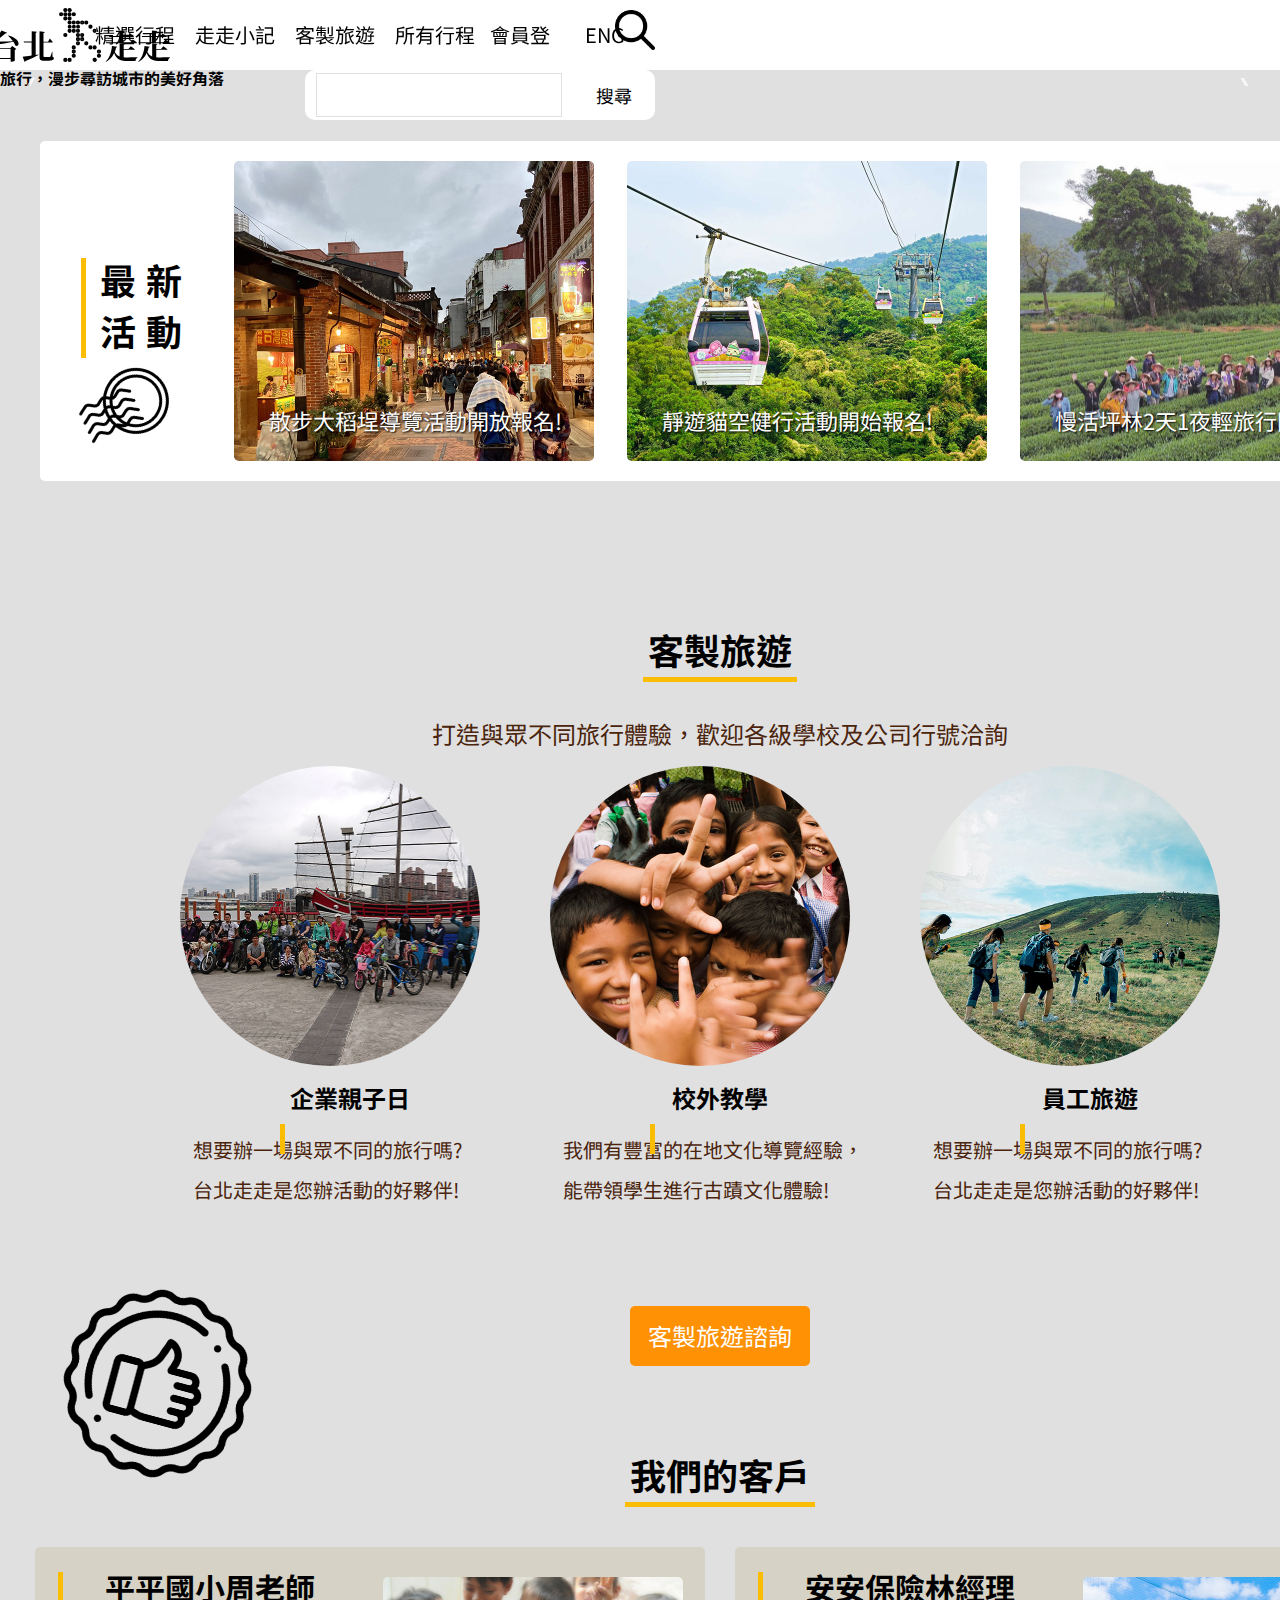
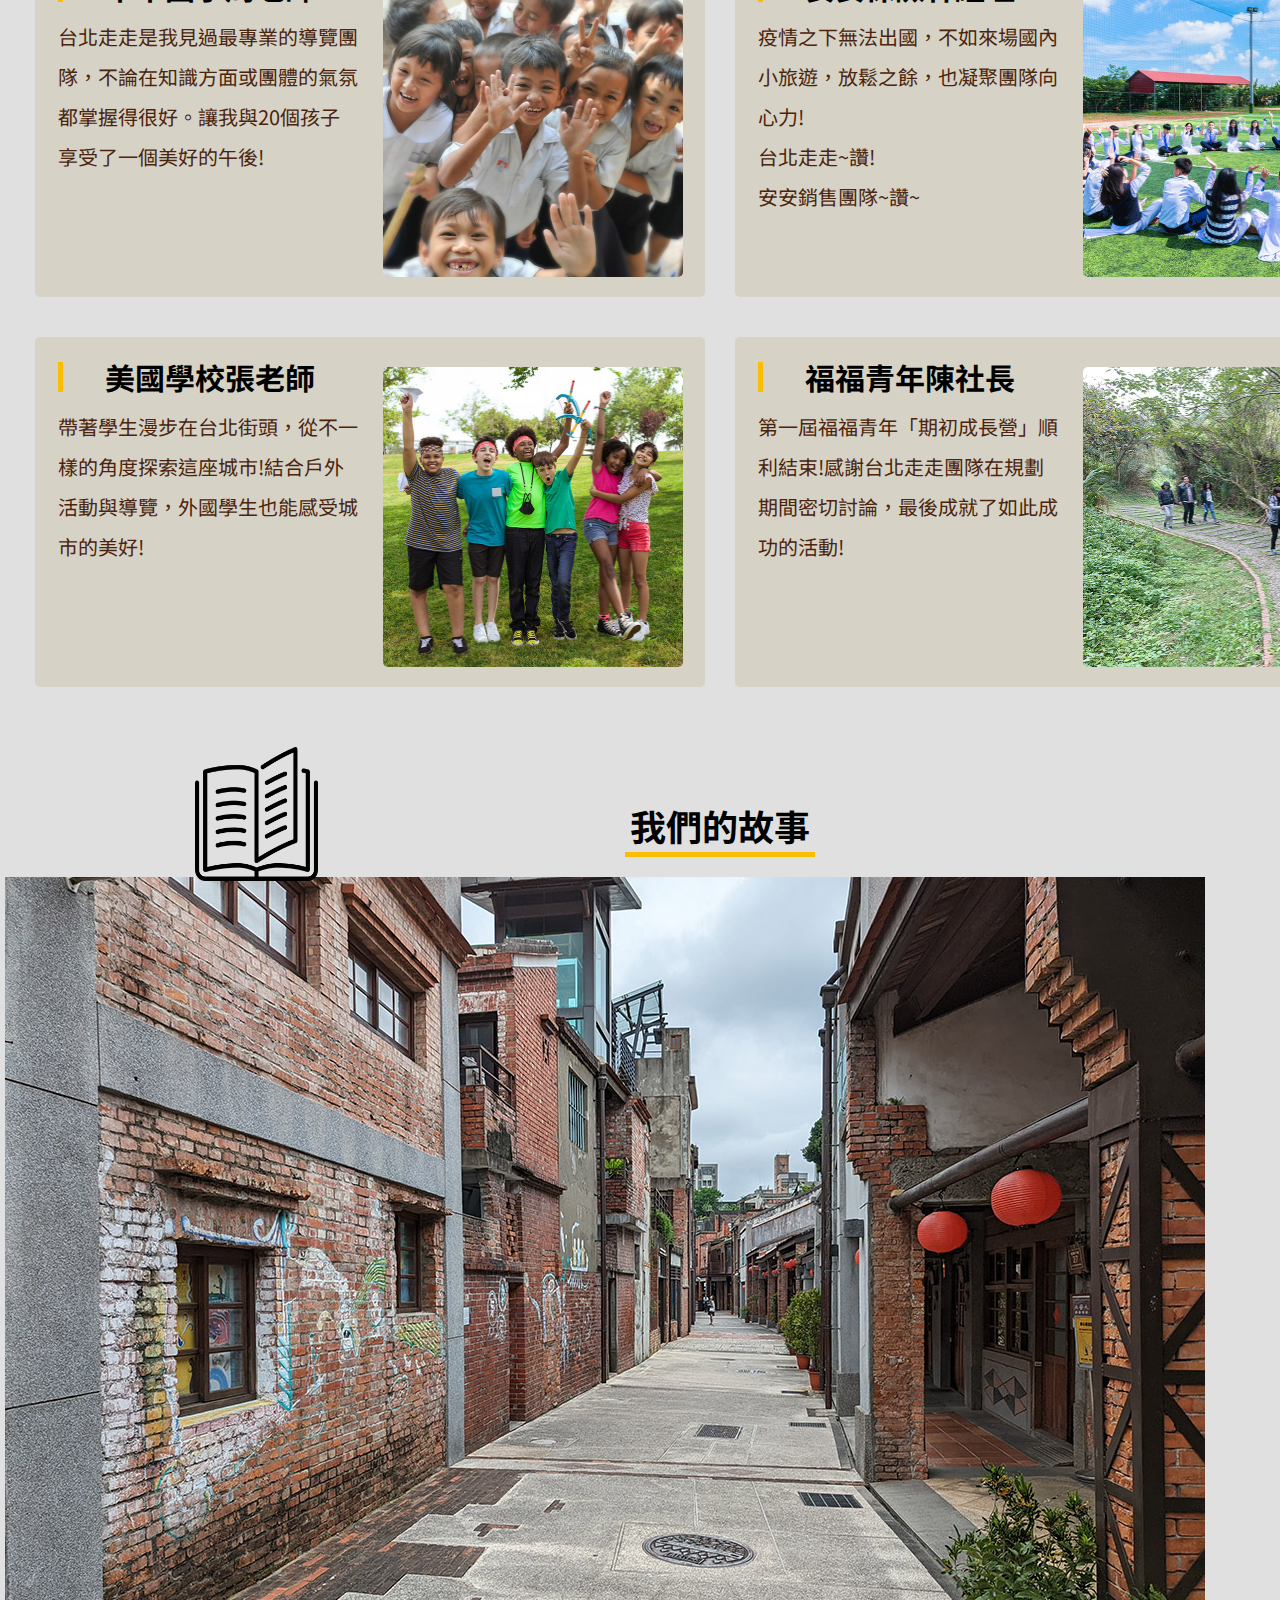
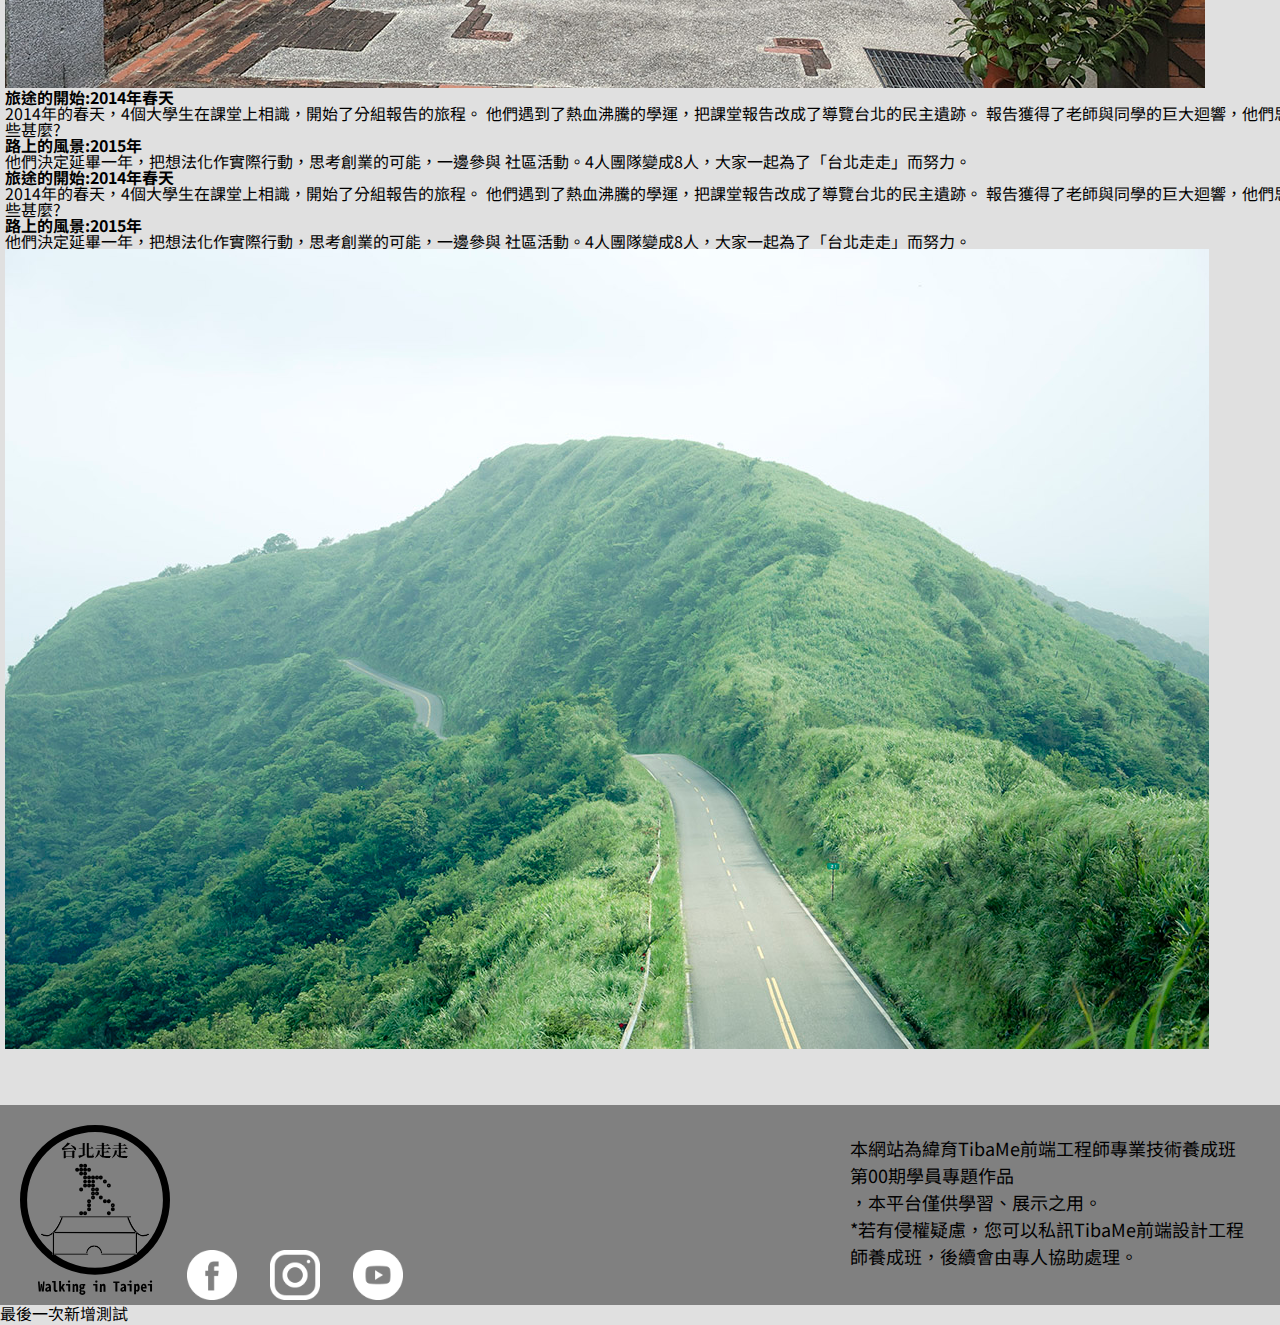
<file: indexcopy.html>
<!DOCTYPE html>
<html lang="en">
<head>
    <meta charset="UTF-8">
    <meta http-equiv="X-UA-Compatible" content="IE=edge">
    <meta name="viewport" content="width=device-width, initial-scale=1.0">
    <title>台北走走test</title>
    <link rel="stylesheet" href="./css/reset.css">
    <link rel="stylesheet" href="./css/common.css">
    <link rel="stylesheet" href="./css/index.css">
    <link rel="stylesheet" href="https://cdnjs.cloudflare.com/ajax/libs/font-awesome/6.1.1/css/all.min.css" integrity="sha512-KfkfwYDsLkIlwQp6LFnl8zNdLGxu9YAA1QvwINks4PhcElQSvqcyVLLD9aMhXd13uQjoXtEKNosOWaZqXgel0g==" crossorigin="anonymous" referrerpolicy="no-referrer" />
    <style>
        @import url('https://fonts.googleapis.com/css2?family=Noto+Sans+TC&display=swap');
        .hidesearchbar{
            display:block;
        }
        .indexmain{
            position: relative;
        }
        #float{
            width:300px;
            height:100px;
            font-size: 48px;
            background-color: #fff;
            display:none;
            position:fixed;
            bottom:20px;
            right:20px;
            z-index: 99;
            
        }
        
    
    </style>
        
</head>
<body>
    <nav class="nav">
        <!--導航欄-->
        <ol class="nav-ol">
            <li class="logo-li"><a hre=""><img src="./image/index/logo_top.svg" alt="logo圖" class="nav-logo"></a></li>
            <li><a href="">精選行程</a></li>
            <li><a href="">走走小記</a></li>
            <li><a href="">客製旅遊</a></li>
            <li><a href="">所有行程</a></li>
            <li><a href="">會員登入</a></li>
            <li><a href="">ENG</a></li>
            <li><img src="./image/index/search.png" alt="搜尋logo" class="searchbarlogo">
                <div class="searchbar">
                    <input type="text">
                    <button>搜尋</button>
                </div>
            </li>
           
           
        </ol>
    </nav>
    <header class="index-header">
        
        <section class="indexslide">
            <!--大圖輪播區-->
            <h2>旅行，漫步尋訪城市的美好角落</h2>
            <button class="slide-left-btn"></button>
            <button class="slide-right-btn"></button>
            <!--輪播圖的箭頭-->

        </section>

    </header>

    <main class="indexmain"> <!--主要內容區-->
        <div id="float">
            backtotop!!
        </div> 
                    
            <section class="news"> <!--最新活動列表-->
                
                <div class="news-title">
                    <h2 class="news-title-up">最新</h2>
                    <h2 class="news-title-bottom">活動</h2> 
                    <img src="./image/index/stamp.png" alt="">
                </div>
               
                <ol class="news-ol">
                    <li>
                        <a href="" class="activity1">
                            <p>散步大稻埕導覽活動開放報名!</p>
                        </a>
                    </li>
                    <li>
                        <a href=""  class="activity2">
                            <p>靜遊貓空健行活動開始報名!</p>
                        </a>
                    </li>
                    <li>
                        <a href=""  class="activity3">
                            <p>慢活坪林2天1夜輕旅行開始報名!</p>
                        </a>
                    </li>
                </ol>
            </section>
            

            <section class="customized"> <!--客製旅遊-->
                <h2>客製旅遊</h2>
                <i class="fa-solid fa-plus"></i>
                <p>打造與眾不同旅行體驗，歡迎各級學校及公司行號洽詢</p>
                <ol class="customized-ol"> <!--客製旅遊的介紹選項-->
                    <li>
                        <div class="customizedpic-1">

                        </div>
                        <h3>
                            企業親子日
                        </h3>
                        <p>
                            想要辦一場與眾不同的旅行嗎?<br>
                            台北走走是您辦活動的好夥伴!
                        </p>
                    </li>

                    <li>
                        <div class="customizedpic-2">

                        </div>
                        <h3>
                            校外教學
                        </h3>
                        <p>
                            我們有豐富的在地文化導覽經驗，<br>
                            能帶領學生進行古蹟文化體驗!
                        </p>
                    </li>

                    <li>
                        <div class="customizedpic-3">

                        </div>
                        <h3>
                            員工旅遊
                        </h3>
                        <p>
                            想要辦一場與眾不同的旅行嗎?<br>
                            台北走走是您辦活動的好夥伴!
                        </p>
                    </li>

                </ol>
                <img src="./image/index/mail.png" alt="" class="airplane-icon"><!--裝飾的icon-->
                <a href="">客製旅遊諮詢</a>
                <img src="./image/index/evaluate.png" alt="" class="good-icon"><!--裝飾的icon-->

            </section>
           
            <section class="ourclient"><!--我們的客戶列表-->
                <h2>我們的客戶</h2>
                <ol class="ourclient-ol">                    
                    <li>
                        <div>
                            <h3>平平國小周老師</h3>
                            <p>
                                台北走走是我見過最專業的導覽團隊，不論在知識方面或團體的氣氛都掌握得很好。讓我與20個孩子享受了一個美好的午後!
                            </p>
                        </div>
                        <img src="./image/index/ourcus1.jpg" alt="" class="client-pic">
                    </li>
                    <li>
                        <div>
                            <h3>安安保險林經理</h3>
                            <p>
                                疫情之下無法出國，不如來場國內小旅遊，放鬆之餘，也凝聚團隊向心力!<br>
                                台北走走~讚!<br>
                                安安銷售團隊~讚~
                            </p>
                        </div>
                        <img src="./image/index/ourcus2.jpg" alt="" class="client-pic">
                    </li>
                </ol>   
                <ol class="ourclient-ol">    
                    <li>
                        <div>
                            <h3>美國學校張老師</h3>
                            <p>
                                帶著學生漫步在台北街頭，從不一樣的角度探索這座城市!結合戶外活動與導覽，外國學生也能感受城市的美好!
                            </p>
                        </div>
                        <img src="./image/index/ourcus3.jpg" alt="" class="client-pic">
                    </li>
                    <li>
                        <div>
                            <h3>福福青年陳社長</h3>
                            <p>
                                第一屆福福青年「期初成長營」順利結束!感謝台北走走團隊在規劃期間密切討論，最後成就了如此成功的活動!
                            </p>
                            
                        </div>
                        <img src="./image/index/ourcus4.jpg" alt="" class="client-pic">
                    </li>
                </ol>

            </section>
            
            <section class="ourstory"> <!--我們的故事-->
                <h2>我們的故事</h2>
                <img src="./image/index/open-book.png" alt="" class="ourstory-icon"> <!--裝飾的icon-->
                <div class="ourstory-upper">
                    <img src="./image/index/ourstory1.jpg" alt="" >
                    <div>
                        <h3>旅途的開始:2014年春天</h3>
                        <p>
                            2014年的春天，4個大學生在課堂上相識，開始了分組報告的旅程。
                            他們遇到了熱血沸騰的學運，把課堂報告改成了導覽台北的民主遺跡。
                            報告獲得了老師與同學的巨大迴響，他們思考著自己還可以多做些甚麼?
                        </p>
                        <h3>路上的風景:2015年</h3>
                        <p>他們決定延畢一年，把想法化作實際行動，思考創業的可能，一邊參與
                            社區活動。4人團隊變成8人，大家一起為了「台北走走」而努力。
                        </p>

                    </div>
                </div>
                <div class="ourstory-bottom">
                    <div>
                        <h3>旅途的開始:2014年春天</h3>
                        <p>
                            2014年的春天，4個大學生在課堂上相識，開始了分組報告的旅程。
                            他們遇到了熱血沸騰的學運，把課堂報告改成了導覽台北的民主遺跡。
                            報告獲得了老師與同學的巨大迴響，他們思考著自己還可以多做些甚麼?
                        </p>
                        <h3>路上的風景:2015年</h3>
                        <p>他們決定延畢一年，把想法化作實際行動，思考創業的可能，一邊參與
                            社區活動。4人團隊變成8人，大家一起為了「台北走走」而努力。
                        </p>
                    </div>
                    <img src="./image/index/ourstory2.jpg" alt="">
                </div>

            </section>
        
    </main>

    <footer class="footer">
        <a href="#" class="footer-logo-a" id="footer_logoid"><img src="./image/index/logo_bottom.svg" alt="" class="footer-logo-img"></a>
        <ol class="footer-ol">
            <li><a href=""><img src="./image/index/facebook.png" alt=""></a></li><!--iglogo-->
            <li><a href=""><img src="./image/index/instagram.png" alt=""></a></li><!--fblogo-->
            <li><a href=""><img src="./image/index/youtube.png" alt=""></a></li><!--YOUTUBE LOGO-->
            
        </ol>
        <!--免責聲明-->
        <p class="declare">
            本網站為緯育TibaMe前端工程師專業技術養成班第00期學員專題作品<br>
            ，本平台僅供學習、展示之用。<br>
            *若有侵權疑慮，您可以私訊TibaMe前端設計工程師養成班，後續會由專人協助處理。
        </p>
    </footer>
    <script src="./JS/myproject.js"></script>
    <div></div>
    <span></span>
    <div>最後一次新增測試</div>
</body>
</html>
</file>
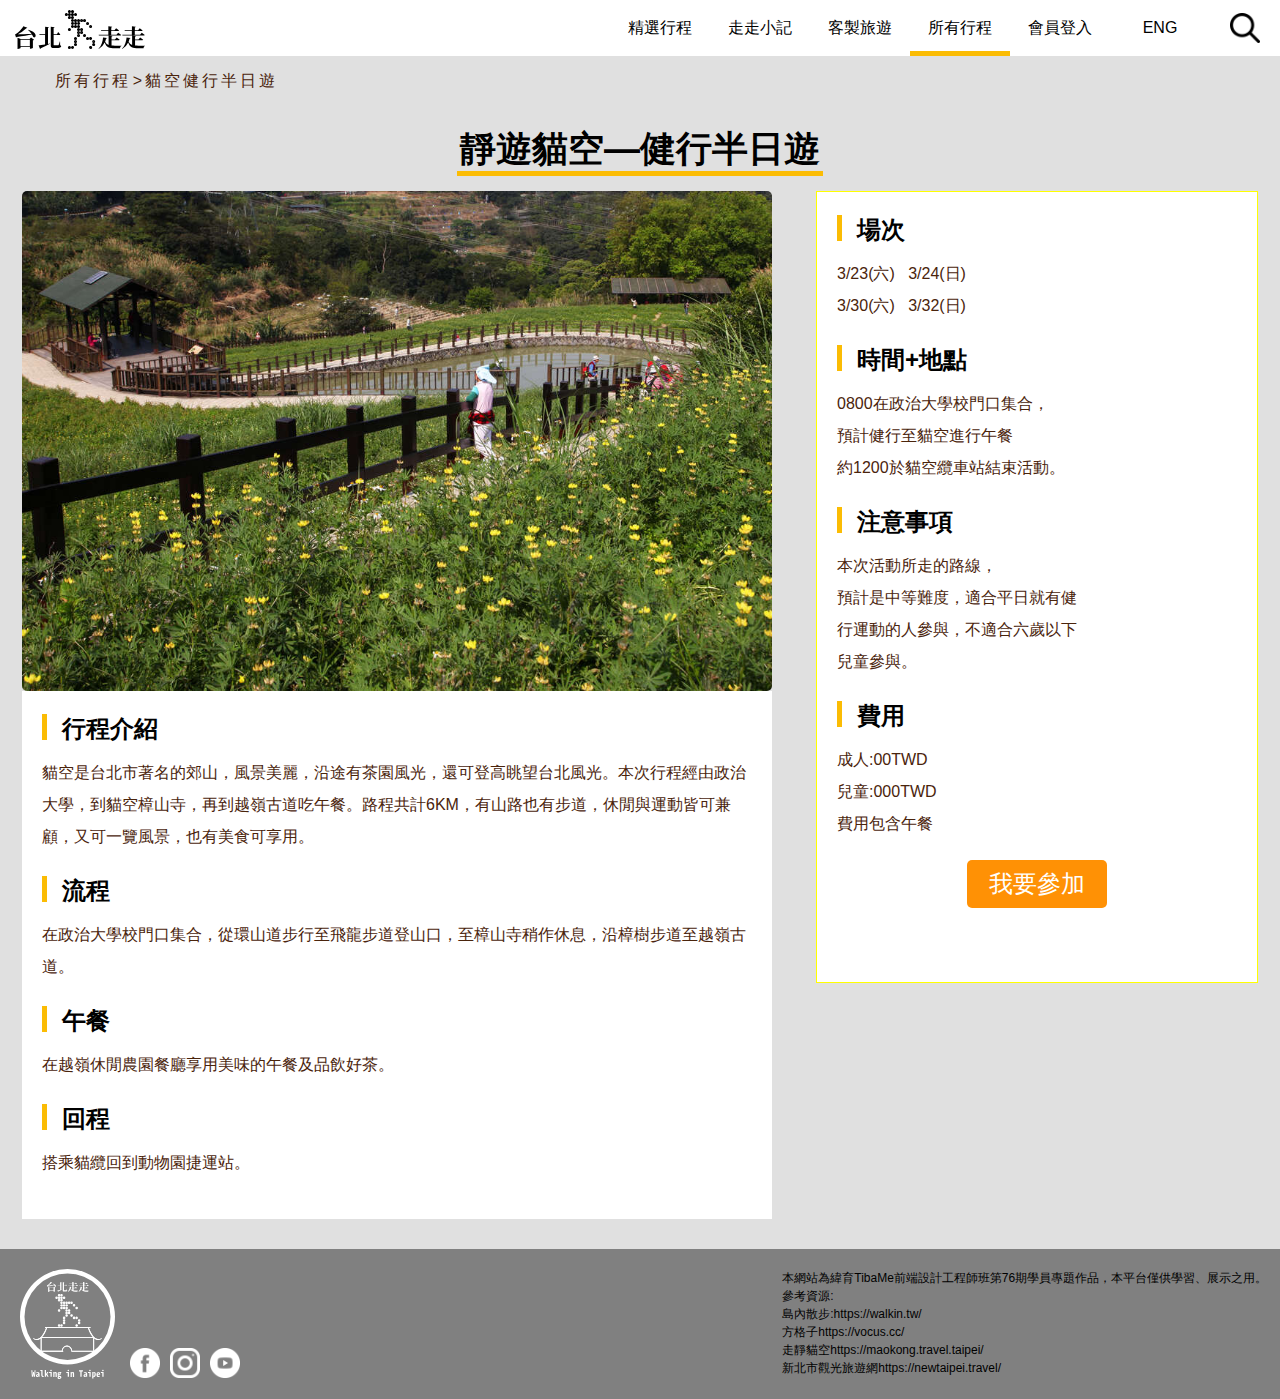
<file: item.html>
<!DOCTYPE html>
<html lang="en">
<head>
    <meta charset="UTF-8">
    <meta http-equiv="X-UA-Compatible" content="IE=edge">
    <meta name="viewport" content="width=device-width, initial-scale=1.0">
    <title>靜遊貓空—健行半日遊</title>
    <link rel="stylesheet" href="./css/style.css">
    <link rel="stylesheet" href="./css/itemNew.css">
    <link rel="stylesheet" href="https://cdnjs.cloudflare.com/ajax/libs/font-awesome/6.1.1/css/all.min.css" >
</head>
<body>
    <nav class="nav">
        <div class="logo-div" >
            <a href="./index.html">
                <img src="./image/index/logo_top.svg" alt="logo圖" class="nav-logo">
            </a>
        </div>
        <div id="gototop" class=" gototopdiv ">
            <i class="fa-solid fa-angle-up"></i>
            Top
        </div> 
        <img src="./image/index/more.png" alt="" class="hambergericon">
         
        <!--導航欄-->
        <ol class="nav-ol" id="nav_ol" >
            <li><a href="./maintrip.html">精選行程</a></li>
            <li><a href="./bloglist.html">走走小記</a></li>
            <li><a href="./customized.html">客製旅遊</a></li>
            <li class="nav_underline"><a href="./itemlist.html">所有行程</a></li>
            <li><a href="./login.html">會員登入</a></li>
            <li><a href="#" class="engversion-a">ENG</a></li>
            <li id="searchbarid" class="searchbarLi">
                <img src="./image/index/search.png" alt="搜尋logo" class="searchbarlogo">
                <div class="hidesearchbar searchbar searchbar_mobile" id="searchbararea">
                    <input type="text" placeholder="想找什麼嗎?">
                    <button>搜尋</button>
                    <img src="./image/index/cancel.png" alt="" class="mobile_closenav" id="mobile_closenav">
                </div>
            </li>
        </ol>   
    </nav>      
        
    <header class="item-header">
        <div class="navigation"><a href="./itemlist.html">所有行程</a> <a href="./item.html">>貓空健行半日遊</a> </div>
        <h1 class="item-header-title">靜遊貓空—健行半日遊</h1>
    </header>
    <main class="item-main">
        <section class="item-section-left">
            <img src="./image/item/item1.jfif" alt="">
            <ol>
                    <li>
                        <h4>行程介紹</h4>
                        <p>貓空是台北市著名的郊山，風景美麗，沿途有茶園風光，還可登高眺望台北風光。本次行程經由政治大學，到貓空樟山寺，再到越嶺古道吃午餐。路程共計6KM，有山路也有步道，休閒與運動皆可兼顧，又可一覽風景，也有美食可享用。
                        </p>
                    </li>
                    <li>
                        <h4>流程</h4>
                        <p>
                            在政治大學校門口集合，從環山道步行至飛龍步道登山口，至樟山寺稍作休息，沿樟樹步道至越嶺古道。
                        </p>
                    </li>
                    <li>
                        <h4>午餐</h4>
                        <p>在越嶺休閒農園餐廳享用美味的午餐及品飲好茶。</p>
                    </li>
                    <li>
                        <h4>回程</h4>
                        <p>搭乘貓纜回到動物園捷運站。</p>
                    </li>
            </ol>


        </section>
        <section class="item-section-right">
            <ol>
                <li>
                    <h4>場次</h4>
                    <p>3/23(六) &nbsp&nbsp3/24(日)<br>
                        3/30(六) &nbsp&nbsp3/32(日)</p>
                </li>
                <li>
                    <h4>時間+地點</h4>
                    <p>
                        0800在政治大學校門口集合，<br>
                        預計健行至貓空進行午餐<br>
                        約1200於貓空纜車站結束活動。
                    </p>
                </li>
                <li>
                    <h4>注意事項</h4>
                    <p>本次活動所走的路線，<br>
                        預計是中等難度，適合平日就有健<br>                
                        行運動的人參與，不適合六歲以下<br>                
                        兒童參與。
                    </p>
                </li>
                <li>
                    <h4>費用</h4>
                    <p>
                        成人:00TWD<br>
                        兒童:000TWD<br>
                        費用包含午餐
                    </p>
                </li>
                <li>
                    <a href="./login.html">我要參加</a>
                </li>
            </ol>
        </section>
    </main>
    <footer class="footer">
        <a class="footer-logo-a" id="footer_logoid">
            <img src="./image/index/logo_bottom_white.svg" alt="" class="footer-logo-img">
        </a>
        <ol class="footer-ol">
            <li><a href="#"><img src="./image/index/facebook.png" alt=""></a></li><!--iglogo-->
            <li><a href="#"><img src="./image/index/instagram.png" alt=""></a></li><!--fblogo-->
            <li><a href="#"><img src="./image/index/youtube.png" alt=""></a></li><!--YOUTUBE LOGO-->    
        </ol>
        <!--免責聲明-->
        <p class="declare">
            本網站為緯育TibaMe前端設計工程師班第76期學員專題作品，本平台僅供學習、展示之用。<br>
            參考資源:<br>
            島內散步:https://walkin.tw/<br>
            方格子https://vocus.cc/<br>
            走靜貓空https://maokong.travel.taipei/<br>
            新北市觀光旅遊網https://newtaipei.travel/
        </p>
    </footer>
    <script src="./JS/common.js"></script>
</body>
</html>
</file>
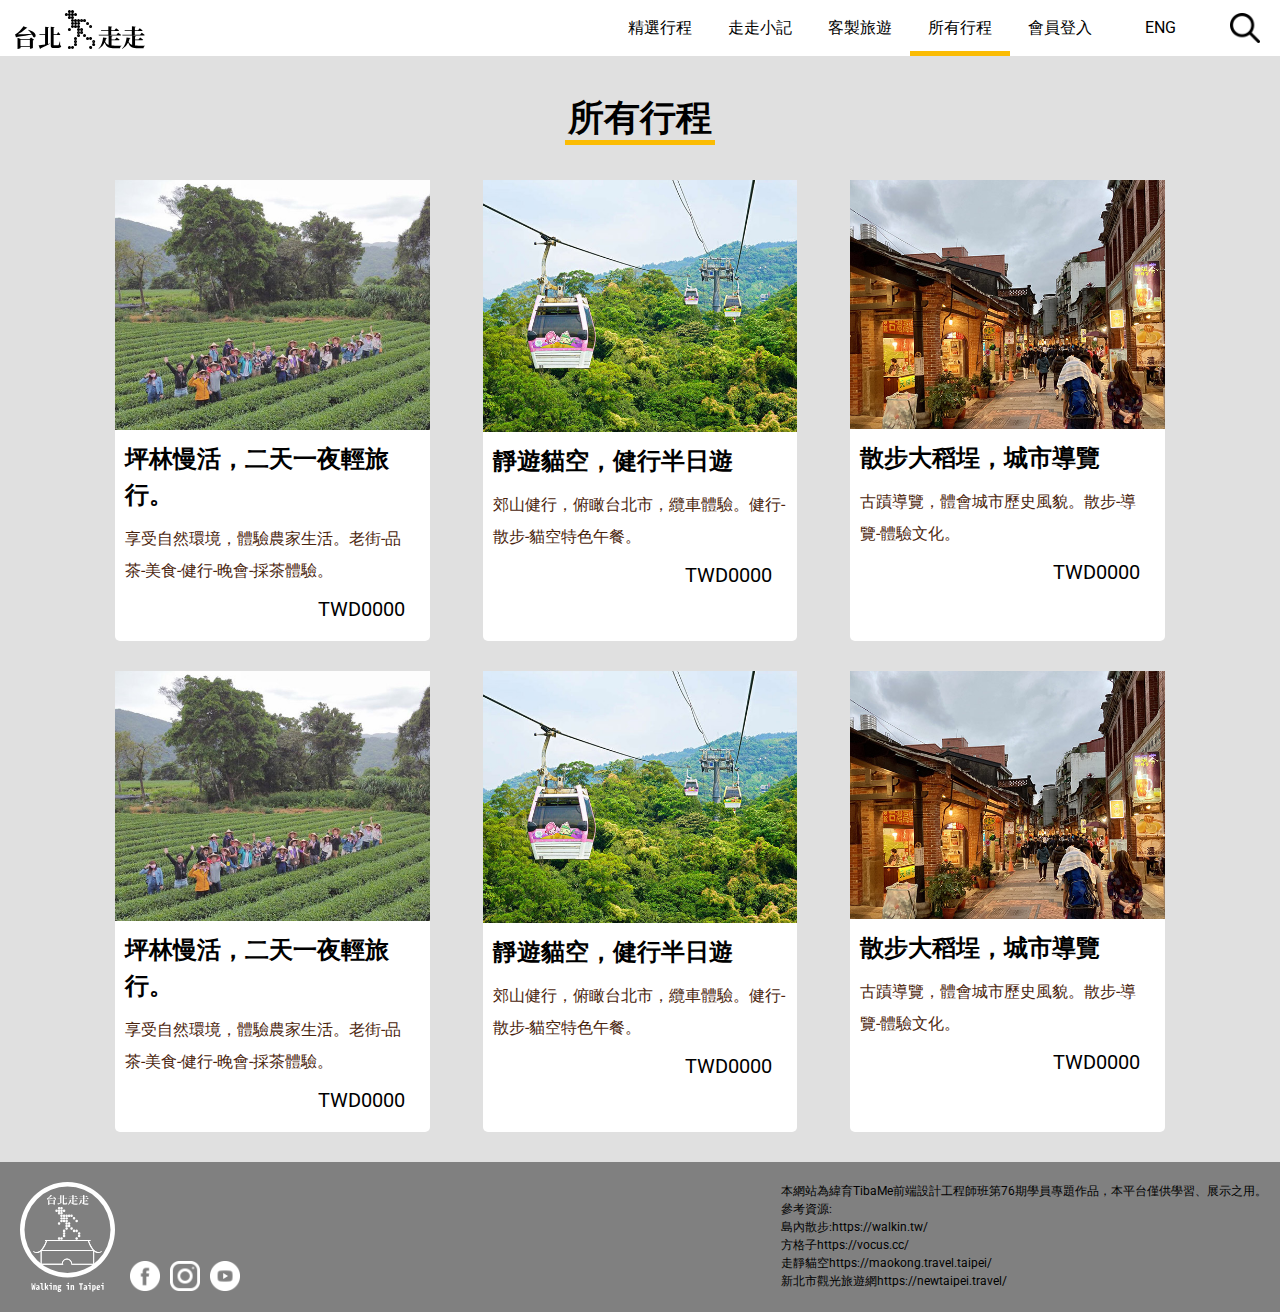
<file: itemlist.html>
<!DOCTYPE html>
<html lang="en">
<head>
    <meta charset="UTF-8">
    <meta http-equiv="X-UA-Compatible" content="IE=edge">
    <meta name="viewport" content="width=device-width, initial-scale=1.0">
    <title>所有行程</title>
    <link href="https://fonts.googleapis.com/css2?family=Hurricane&family=Roboto+Serif:ital,opsz,wght@0,8..144,200;0,8..144,300;0,8..144,400;0,8..144,500;0,8..144,600;0,8..144,700;0,8..144,800;0,8..144,900;1,8..144,100;1,8..144,200;1,8..144,300;1,8..144,400;1,8..144,500;1,8..144,600;1,8..144,700;1,8..144,800;1,8..144,900&family=Roboto:ital,wght@0,100;0,300;0,400;0,500;0,700;0,900;1,100;1,300;1,400;1,500;1,700;1,900&display=swap"
    rel="stylesheet">
<link rel="stylesheet" href="./css/style.css">
<link rel="stylesheet" href="./css/itemlistNew.css">
<link rel="stylesheet" href="https://cdnjs.cloudflare.com/ajax/libs/font-awesome/6.1.1/css/all.min.css" >
</head>
<body>
    <nav class="nav">
        <div class="logo-div" >
            <a href="./index.html">
                <img src="./image/index/logo_top.svg" alt="logo圖" class="nav-logo">
            </a>
        </div>
        <div id="gototop" class=" gototopdiv ">
            <i class="fa-solid fa-angle-up"></i>
            Top
        </div> 
        <img src="./image/index/more.png" alt="" class="hambergericon">
         
        <!--導航欄-->
        <ol class="nav-ol" id="nav_ol" >
            <li><a href="./maintrip.html">精選行程</a></li>
            <li><a href="./bloglist.html">走走小記</a></li>
            <li><a href="./customized.html">客製旅遊</a></li>
            <li class="nav_underline"><a href="./itemlist.html">所有行程</a></li>
            <li><a href="./login.html">會員登入</a></li>
            <li><a href="#" class="engversion-a">ENG</a></li>
            <li id="searchbarid" class="searchbarLi">
                <img src="./image/index/search.png" alt="搜尋logo" class="searchbarlogo">
                <div class="hidesearchbar searchbar searchbar_mobile" id="searchbararea">
                    <input type="text" placeholder="想找什麼嗎?">
                    <button>搜尋</button>
                    <img src="./image/index/cancel.png" alt="" class="mobile_closenav" id="mobile_closenav">
                </div>
            </li>
        </ol>   
    </nav> 
    <header class="itemlist-header">
        <h1>所有行程</h1>
    </header>
    <main class="itemlist-main">
        <ol class="itemlist-ol">
            <li>
                <a href="./item.html">
                    <img src="./image/itemlist/item1.jpg" alt="">
                    <h4>坪林慢活，二天一夜輕旅行。</h4>
                    <p>
                        享受自然環境，體驗農家生活。老街-品茶-美食-健行-晚會-採茶體驗。
                        <div>TWD0000</div>
                    </p>
                </a>
            </li>
            <li> 
                <a href="./item.html">
                    <img src="./image/itemlist/item2.jpg" alt="">
                    <h4>靜遊貓空，健行半日遊</h4>
                    <p>
                        郊山健行，俯瞰台北市，纜車體驗。健行-散步-貓空特色午餐。
                        <div>TWD0000</div>
                    </p>
                </a>
            </li>
            <li>
                <a href="./item.html">
                    <img src="./image/itemlist/item3.jpg" alt="">
                    <h4>散步大稻埕，城市導覽</h4>
                    <p>
                        古蹟導覽，體會城市歷史風貌。散步-導覽-體驗文化。
                        <div>TWD0000</div>
                    </p>
                </a>
            </li>
            <li>
                <a href="./item.html">
                    <img src="./image/itemlist/item1.jpg" alt="">
                    <h4>坪林慢活，二天一夜輕旅行。</h4>
                    <p>
                        享受自然環境，體驗農家生活。老街-品茶-美食-健行-晚會-採茶體驗。
                        <div>TWD0000</div>
                    </p>
                </a>
            </li>
            <li>
                <a href="./item.html">
                    <img src="./image/itemlist/item2.jpg" alt="">
                    <h4>靜遊貓空，健行半日遊</h4>
                    <p>
                        郊山健行，俯瞰台北市，纜車體驗。健行-散步-貓空特色午餐。
                        <div>TWD0000</div>
                    </p>
                </a>
            </li>
            <li>
                <a href="./item.html">
                    <img src="./image/itemlist/item3.jpg" alt="">
                    <h4>散步大稻埕，城市導覽</h4>
                    <p>
                        古蹟導覽，體會城市歷史風貌。散步-導覽-體驗文化。
                        <div>TWD0000</div>
                    </p>
                </a>
            </li>
    </main>
    <footer class="footer">
        <a class="footer-logo-a" id="footer_logoid">
            <img src="./image/index/logo_bottom_white.svg" alt="" class="footer-logo-img">
        </a>
        <ol class="footer-ol">
            <li><a href="#"><img src="./image/index/facebook.png" alt=""></a></li><!--iglogo-->
            <li><a href="#"><img src="./image/index/instagram.png" alt=""></a></li><!--fblogo-->
            <li><a href="#"><img src="./image/index/youtube.png" alt=""></a></li><!--YOUTUBE LOGO-->    
        </ol>
        <!--免責聲明-->
        <p class="declare">
            本網站為緯育TibaMe前端設計工程師班第76期學員專題作品，本平台僅供學習、展示之用。<br>
            參考資源:<br>
            島內散步:https://walkin.tw/<br>
            方格子https://vocus.cc/<br>
            走靜貓空https://maokong.travel.taipei/<br>
            新北市觀光旅遊網https://newtaipei.travel/
        </p>
    </footer>
    <script src="./JS/common.js"></script>
</body>
</html>
</file>
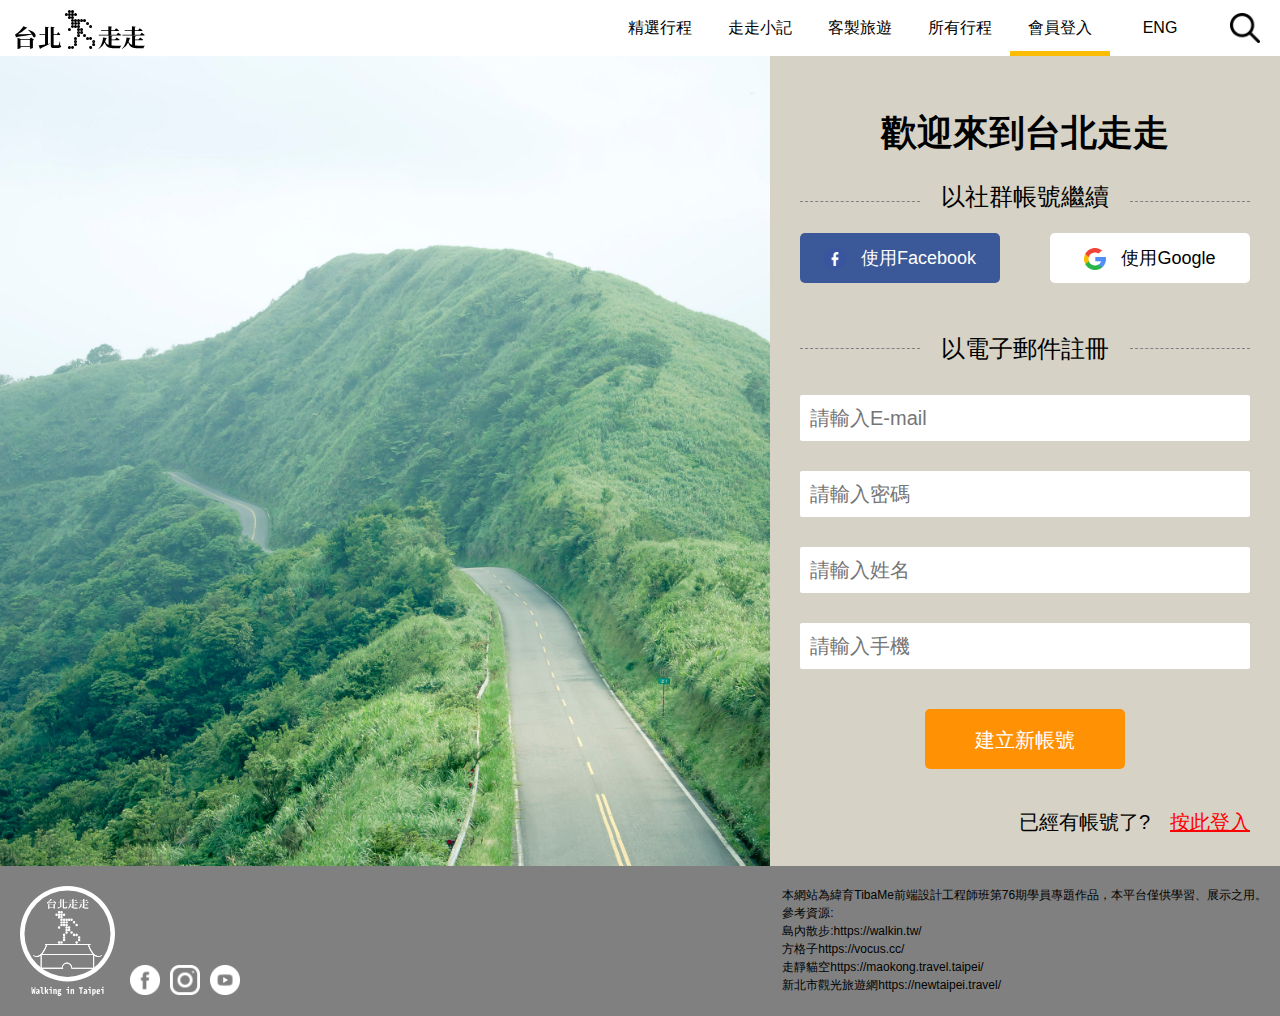
<file: login.html>
<!DOCTYPE html>
<html lang="en">
<head>
    <meta charset="UTF-8">
    <meta http-equiv="X-UA-Compatible" content="IE=edge">
    <meta name="viewport" content="width=device-width, initial-scale=1.0">
    <title>會員登入</title>
    <link rel="stylesheet" href="./css/style.css">
    <link rel="stylesheet" href="./css/loginNew.css">
    <link rel="stylesheet" href="https://cdnjs.cloudflare.com/ajax/libs/font-awesome/6.1.1/css/all.min.css" >
    </head>
<body>
    <nav class="nav">
        <div class="logo-div" >
            <a href="./index.html">
                <img src="./image/index/logo_top.svg" alt="logo圖" class="nav-logo">
            </a>
        </div>
        <div id="gototop" class=" gototopdiv ">
            <i class="fa-solid fa-angle-up"></i>
            Top
        </div> 
        <img src="./image/index/more.png" alt="" class="hambergericon">
         
        <!--導航欄-->
        <ol class="nav-ol" id="nav_ol" >
            <li><a href="./maintrip.html">精選行程</a></li>
            <li><a href="./bloglist.html">走走小記</a></li>
            <li><a href="./customized.html">客製旅遊</a></li>
            <li><a href="./itemlist.html">所有行程</a></li>
            <li class="nav_underline"><a href="./login.html">會員登入</a></li>
            <li><a href="#" class="engversion-a">ENG</a></li>
            <li id="searchbarid" class="searchbarLi">
                <img src="./image/index/search.png" alt="搜尋logo" class="searchbarlogo">
                <div class="hidesearchbar searchbar searchbar_mobile" id="searchbararea">
                    <input type="text" placeholder="想找什麼嗎?">
                    <button>搜尋</button>
                    <img src="./image/index/cancel.png" alt="" class="mobile_closenav" id="mobile_closenav">
                </div>
            </li>
        </ol>   
    </nav>
    <main class="login-main">
        <section class="bgimage">
            
        </section>
        <section class="login-section">
            <h1 class="login-section-title">歡迎來到台北走走</h1>
            <div class="use-soclialmedia">
                <span>以社群帳號繼續</span>
            </div>
            <div class="socialmeedia-btn-container">
                <button id="facebook-signup-btn"><img src="./image/login/facebook.png" alt="">使用Facebook</button>
                <button id="google-signup-btn"><img src="./image/login/gooogle.png" alt="">使用Google</button>
            </div>
            <div class="use-email">
                <span>以電子郵件註冊</span>
            </div>
            <div class="newuser-formplace">
                <form action="#" >
                    <ol class="form-ol">
                        <li>
                            <input type="text" name="newemail" id="newemail"placeholder="請輸入E-mail"
                            pattern="^[a-zA-Z0-9.! #$%&'*+/=? ^_`{|}~-]+@[a-zA-Z0-9-]+(?:\. [a-zA-Z0-9-]+)*$" required >
                        </li>
                        <li>
                            <input type="password" name="newpassword" id="newpassword"placeholder="請輸入密碼">
                        </li>
                        <li>
                            <input type="text" name="newname" id="newname"placeholder="請輸入姓名">
                        </li>
                        <li>
                            <input type="text" name="newphone" id="newphone"placeholder="請輸入手機"
                            pattern="[0-9]{4}-[0-9]{3}-[0-9]{3}" required>
                        </li>
                        
                    </ol>
                    <button id="createnew-btn">建立新帳號</button>
                </form>
                <div class="login-container">
                    已經有帳號了?<a href="./shopping.html">按此登入</a>
                </div>

            </div>
                

            
        </section>

    </main>
    <footer class="footer">
        <a class="footer-logo-a" id="footer_logoid">
            <img src="./image/index/logo_bottom_white.svg" alt="" class="footer-logo-img">
        </a>
        <ol class="footer-ol">
            <li><a href="#"><img src="./image/index/facebook.png" alt=""></a></li><!--iglogo-->
            <li><a href="#"><img src="./image/index/instagram.png" alt=""></a></li><!--fblogo-->
            <li><a href="#"><img src="./image/index/youtube.png" alt=""></a></li><!--YOUTUBE LOGO-->    
        </ol>
        <!--免責聲明-->
        <p class="declare">
            本網站為緯育TibaMe前端設計工程師班第76期學員專題作品，本平台僅供學習、展示之用。<br>
            參考資源:<br>
            島內散步:https://walkin.tw/<br>
            方格子https://vocus.cc/<br>
            走靜貓空https://maokong.travel.taipei/<br>
            新北市觀光旅遊網https://newtaipei.travel/
        </p>
    </footer>
    <script src="./JS/common.js"></script>
</body>
</html>
</file>
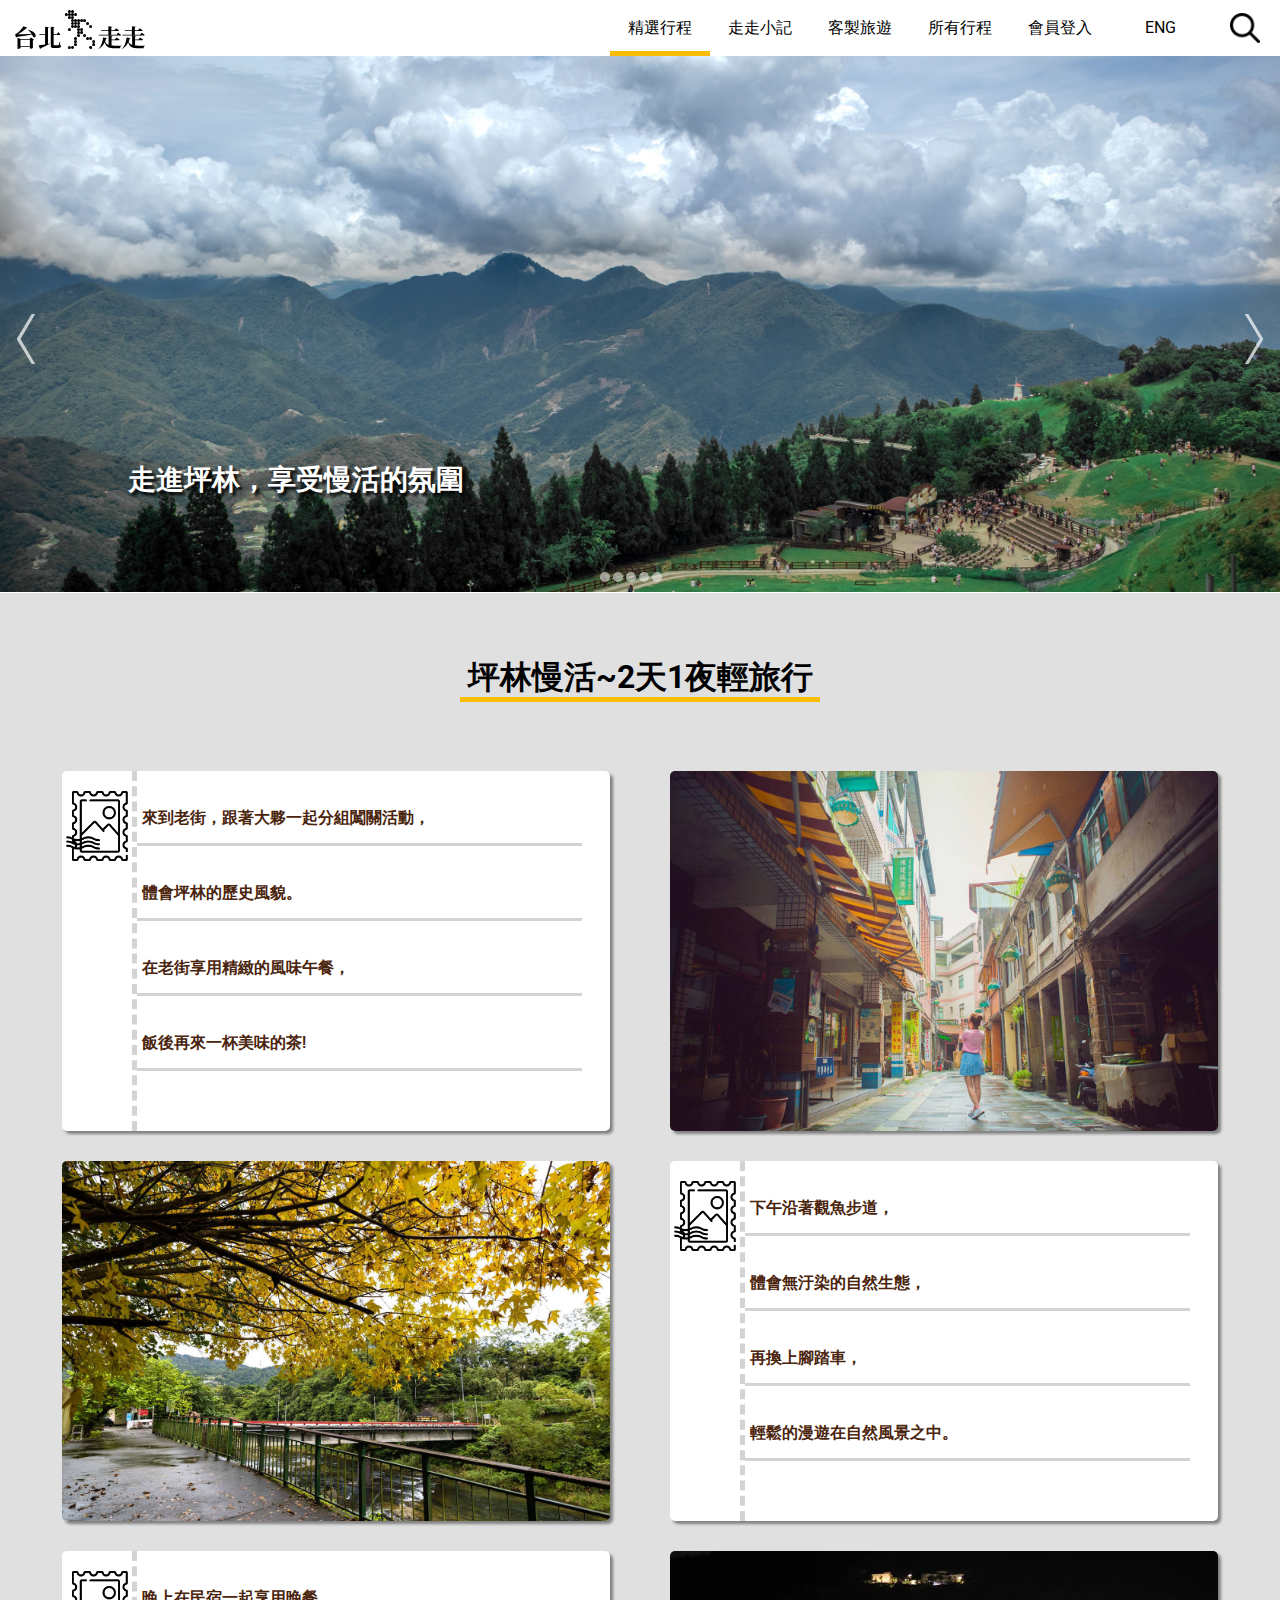
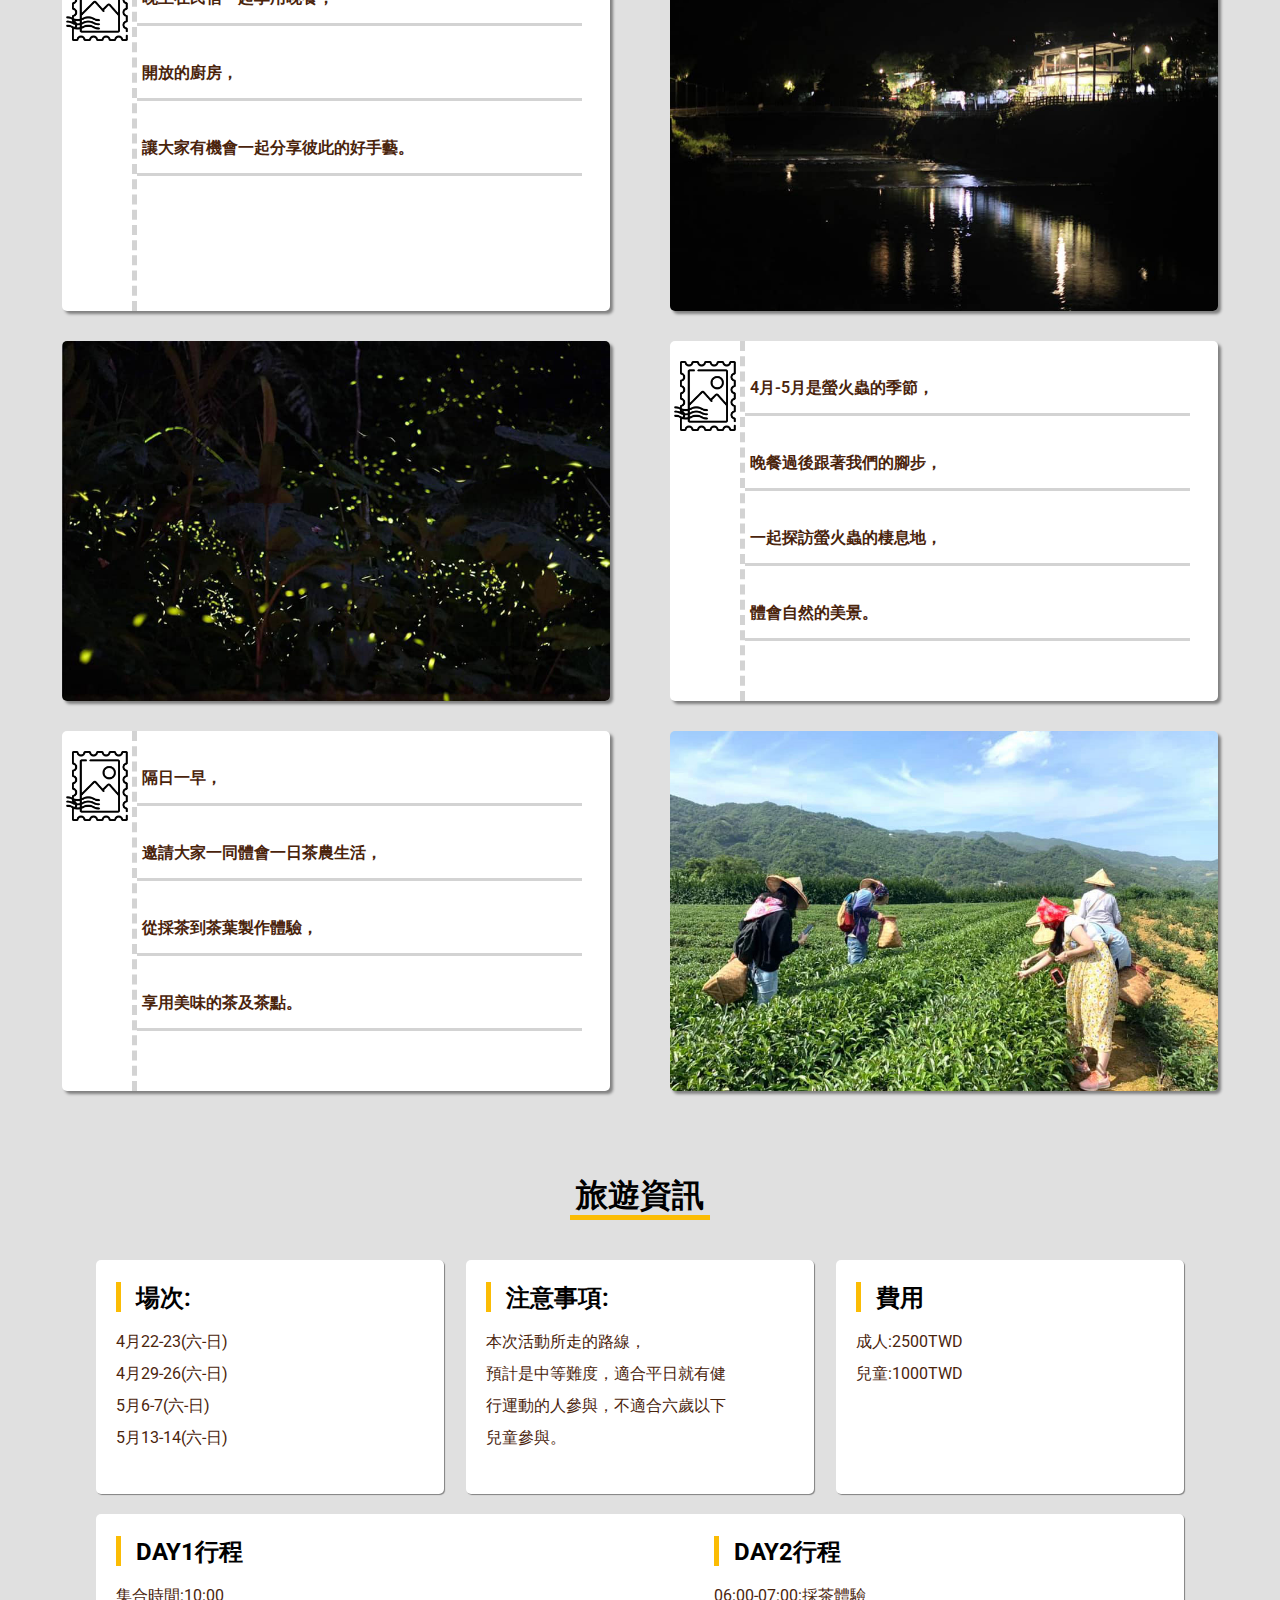
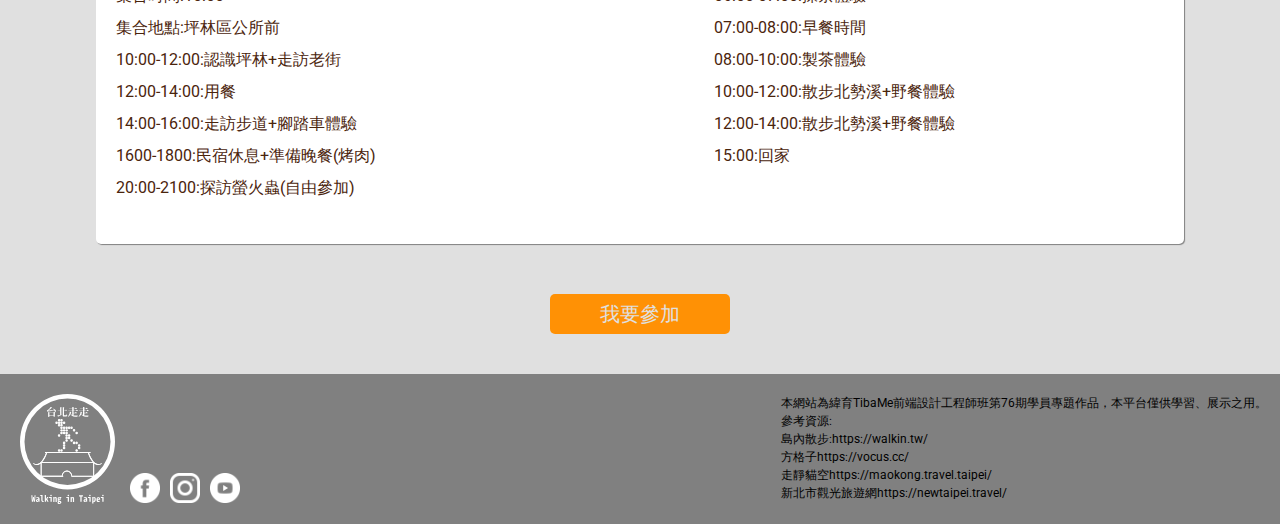
<file: maintrip.html>
<!DOCTYPE html>
<html lang="en">
<head>
    <meta charset="UTF-8">
    <meta http-equiv="X-UA-Compatible" content="IE=edge">
    <meta name="viewport" content="width=device-width, initial-scale=1.0">
    <title>台北走走</title>
    <link
        href="https://fonts.googleapis.com/css2?family=Hurricane&family=Roboto+Serif:ital,opsz,wght@0,8..144,200;0,8..144,300;0,8..144,400;0,8..144,500;0,8..144,600;0,8..144,700;0,8..144,800;0,8..144,900;1,8..144,100;1,8..144,200;1,8..144,300;1,8..144,400;1,8..144,500;1,8..144,600;1,8..144,700;1,8..144,800;1,8..144,900&family=Roboto:ital,wght@0,100;0,300;0,400;0,500;0,700;0,900;1,100;1,300;1,400;1,500;1,700;1,900&display=swap"
        rel="stylesheet">
    <link rel="stylesheet" href="./css/style.css">
    <link rel="stylesheet" href="./css/maintripNew.css">
    <!-- <link rel="stylesheet" href="./css/index_max1400.css">
    <link rel="stylesheet" href="./css/common_max576.css">
    <link rel="stylesheet" href="./css/index_max576.css"> -->
    <link rel="stylesheet" href="https://cdnjs.cloudflare.com/ajax/libs/font-awesome/6.1.1/css/all.min.css" integrity="sha512-KfkfwYDsLkIlwQp6LFnl8zNdLGxu9YAA1QvwINks4PhcElQSvqcyVLLD9aMhXd13uQjoXtEKNosOWaZqXgel0g==" crossorigin="anonymous" referrerpolicy="no-referrer" />           
</head>
<body>
    <nav class="nav">
        <div class="logo-div" >
            <a href="./index.html">
                <img src="./image/index/logo_top.svg" alt="logo圖" class="nav-logo">
            </a>
        </div>
        <div id="gototop" class=" gototopdiv ">
            <i class="fa-solid fa-angle-up"></i>
            Top
        </div> 
        <img src="./image/index/more.png" alt="" class="hambergericon">
         
        <!--導航欄-->
        <ol class="nav-ol" id="nav_ol" >
            <li class="nav_underline"><a href="./maintrip.html">精選行程</a></li>
            <li><a href="./bloglist.html">走走小記</a></li>
            <li><a href="./customized.html">客製旅遊</a></li>
            <li><a href="./itemlist.html">所有行程</a></li>
            <li><a href="./login.html">會員登入</a></li>
            <li><a href="#" class="engversion-a">ENG</a></li>
            <li id="searchbarid" class="searchbarLi">
                <img src="./image/index/search.png" alt="搜尋logo" class="searchbarlogo">
                <div class="hidesearchbar searchbar searchbar_mobile" id="searchbararea">
                    <input type="text" placeholder="想找什麼嗎?">
                    <button>搜尋</button>
                    <img src="./image/index/cancel.png" alt="" class="mobile_closenav" id="mobile_closenav">
                </div>
            </li>
        </ol>   
    </nav>
    <header class="maintrip-header">
        

        <section class="mainslide">
            <picture class="slideimg on fade">
                <source srcset="./image/main/mainfix/smallslide1.jpg"media="(max-width :576px)">
                <img src="./image/main/slide1.jpg" alt="" class="img_oringin">
            </picture>
            <picture class="slideimg fade">
                <source srcset="./image/main/mainfix/smallslide2.jpg"media="(max-width :576px)">
                <img src="./image/main/slide2.jpg" alt="" class="img_oringin">
            </picture>
            <picture  class="slideimg fade">
                <source srcset="./image/main/mainfix/smallslide3.jpg"media="(max-width :576px)">
                <img src="./image/main/slide3.jpg" alt="" class="img_oringin">
            </picture>
            <picture class="slideimg fade">
                <source srcset="./image/main/mainfix/smallslide4.jpg"media="(max-width :576px)">
                <img src="./image/main/slide4.jpg" alt="" class="img_oringin">
            </picture>
            <picture class="slideimg fade">
                <source srcset="./image/main/mainfix/smallslide5.jpg"media="(max-width :576px)">
                <img src="./image/main/slide5.jpg" alt="" class="img_oringin">
            </picture>

            
            
            
            
            
            <!--大圖輪播區-->
            <h3 class="slidetitle title1 post fade">走進坪林，享受慢活的氛圍</h3>
            <h3 class="slidetitle title2 fade">茶園，山林，沉浸在自然的環境</h3>
            <h3 class="slidetitle title3 fade">好好生活，好好放空</h3>
            <h3 class="slidetitle title4 fade">暫時忘卻工作世界的紛擾</h3>
            <h3 class="slidetitle title5 fade">一起來吧!我們在茶園相見</h3>
            <button class="slide-left-btn" id="leftbtn"></button>
            <button class="slide-right-btn" id="rightbtn"></button>
            <!--輪播圖的箭頭-->
            <div class="dots">
                <span class="dot">  </span>
                <span class="dot">  </span>
                <span class="dot">  </span>
                <span class="dot">  </span>
                <span class="dot">  </span>
            </div>

        </section>
    </header>
    <main class="maintrip-main">
        <h2 class="maintrip-main-title">
            坪林慢活~2天1夜輕旅行
        </h2>
        <section class="main-section">
            <div class="postcard">   
                <div class="postcard-left">
                    <img src="./image/main/stamp.png" alt="">

                </div>
                <div class="postcard-right">
                    <p><span>來到老街，跟著大夥一起分組闖關活動，</span></p>
                    <p><span>體會坪林的歷史風貌。</span></p>
                    <p><span>在老街享用精緻的風味午餐，</span></p>
                    <p><span>飯後再來一杯美味的茶!</span></p>
                </div>

            </div>
            <img src="./image/main/trip1.jpg" alt="" class="postcard-pic">

            <img src="./image/main/trip2.jpg" alt=""  class="postcard-pic" >
            <div class="postcard">
                <div class="postcard-left">
                    <img src="./image/main/stamp.png" alt="">

                </div>
                <div class="postcard-right">
                    <p><span>下午沿著觀魚步道，</span></p>
                    <p><span>體會無汙染的自然生態，</span></p>
                    <p><span>再換上腳踏車，</span></p>
                    <p><span>輕鬆的漫遊在自然風景之中。</span></p>   
                </div>
            </div>

            <div class="postcard">
                <div class="postcard-left">
                    <img src="./image/main/stamp.png" alt="">

                </div>
                <div class="postcard-right">
                    <p><span>晚上在民宿一起享用晚餐，</span></p>
                    <p><span>開放的廚房，</span></p>
                    <p><span>讓大家有機會一起分享彼此的好手藝。</span></p>
                </div>

            </div>
            <img src="./image/main/trip3.jpg" alt="" class="postcard-pic">

            <img src="./image/main/trip4.jpg" alt="" class="postcard-pic">
            <div class="postcard">
                <div class="postcard-left">
                    <img src="./image/main/stamp.png" alt="">

                </div>
                <div class="postcard-right">
                    <p><span>4月-5月是螢火蟲的季節，</span></p>
                    <p><span>晚餐過後跟著我們的腳步，</span></p>
                    <p><span>一起探訪螢火蟲的棲息地，</span></p>
                    <p><span>體會自然的美景。</span></p>
                </div>

            </div>
            <div class="postcard">
                <div class="postcard-left">
                    <img src="./image/main/stamp.png" alt="">

                </div>
                <div class="postcard-right">
                    <p><span>隔日一早，</span></p>   
                    <p><span>邀請大家一同體會一日茶農生活，</span></p>
                    <p><span>從採茶到茶葉製作體驗，</span></p>
                    <p><span>享用美味的茶及茶點。</span></p>
                </div>

            </div>
            <img src="./image/main/trip5.jpg" alt=""class="postcard-pic">


        </section>
        <h2 class="information-h2">旅遊資訊</h2>
        <section class="information">
            <ol class="information-ol">
                <li>
                    <h4>場次:</h4>
                    <p>4月22-23(六-日)<br>4月29-26(六-日)<br>
                    5月6-7(六-日)<br>
                    5月13-14(六-日)</p>
                </li>          
                <li>
                    <h4>注意事項:</h4>
                    <p>本次活動所走的路線，<br>
                        預計是中等難度，適合平日就有健<br>                
                        行運動的人參與，不適合六歲以下<br>                
                        兒童參與。
                    </p>
                </li>
                <li>
                    <h4>費用</h4>
                    <p>
                        成人:2500TWD<br>
                        兒童:1000TWD<br>
                    </p>
                </li>
                <li class="timeline"> 
                    <div>   
                        <h4>DAY1行程</h4>
                        <p>
                            集合時間:10:00<br>
                            集合地點:坪林區公所前<br>
                            10:00-12:00:認識坪林+走訪老街<br>
                            12:00-14:00:用餐<br>
                            14:00-16:00:走訪步道+腳踏車體驗<br>
                            1600-1800:民宿休息+準備晚餐(烤肉)<br>
                            20:00-2100:探訪螢火蟲(自由參加)
                        </p>
                    </div>
                    <div>   
                        <h4>DAY2行程</h4>
                        <p>
                            06:00-07:00:採茶體驗<br>
                            07:00-08:00:早餐時間<br>
                            08:00-10:00:製茶體驗<br>
                            10:00-12:00:散步北勢溪+野餐體驗<br>
                            12:00-14:00:散步北勢溪+野餐體驗<br>
                            15:00:回家
                        </p>
                    </div>    
                </li>
            </ol>
            <div class="hyperLinkBtn joinBtn">
                <a href="./login.html">
                    <p>我要參加</p>
                </a>
            </div>
           
                   
            
            
            
            
            


            
        </section>

    </main>
    
    <footer class="footer">
        <a class="footer-logo-a" id="footer_logoid">
            <img src="./image/index/logo_bottom_white.svg" alt="" class="footer-logo-img">
        </a>
        <ol class="footer-ol">
            <li><a href="#"><img src="./image/index/facebook.png" alt=""></a></li><!--iglogo-->
            <li><a href="#"><img src="./image/index/instagram.png" alt=""></a></li><!--fblogo-->
            <li><a href="#"><img src="./image/index/youtube.png" alt=""></a></li><!--YOUTUBE LOGO-->    
        </ol>
        <!--免責聲明-->
        <p class="declare">
            本網站為緯育TibaMe前端設計工程師班第76期學員專題作品，本平台僅供學習、展示之用。<br>
            參考資源:<br>
            島內散步:https://walkin.tw/<br>
            方格子https://vocus.cc/<br>
            走靜貓空https://maokong.travel.taipei/<br>
            新北市觀光旅遊網https://newtaipei.travel/
        </p>
    </footer>
    <script src="./JS/common.js"></script>
    <script type="module">
        import {controlSlide} from './JS/singlefunction.js'
        controlSlide();
    </script>
</body>
</html>
</file>
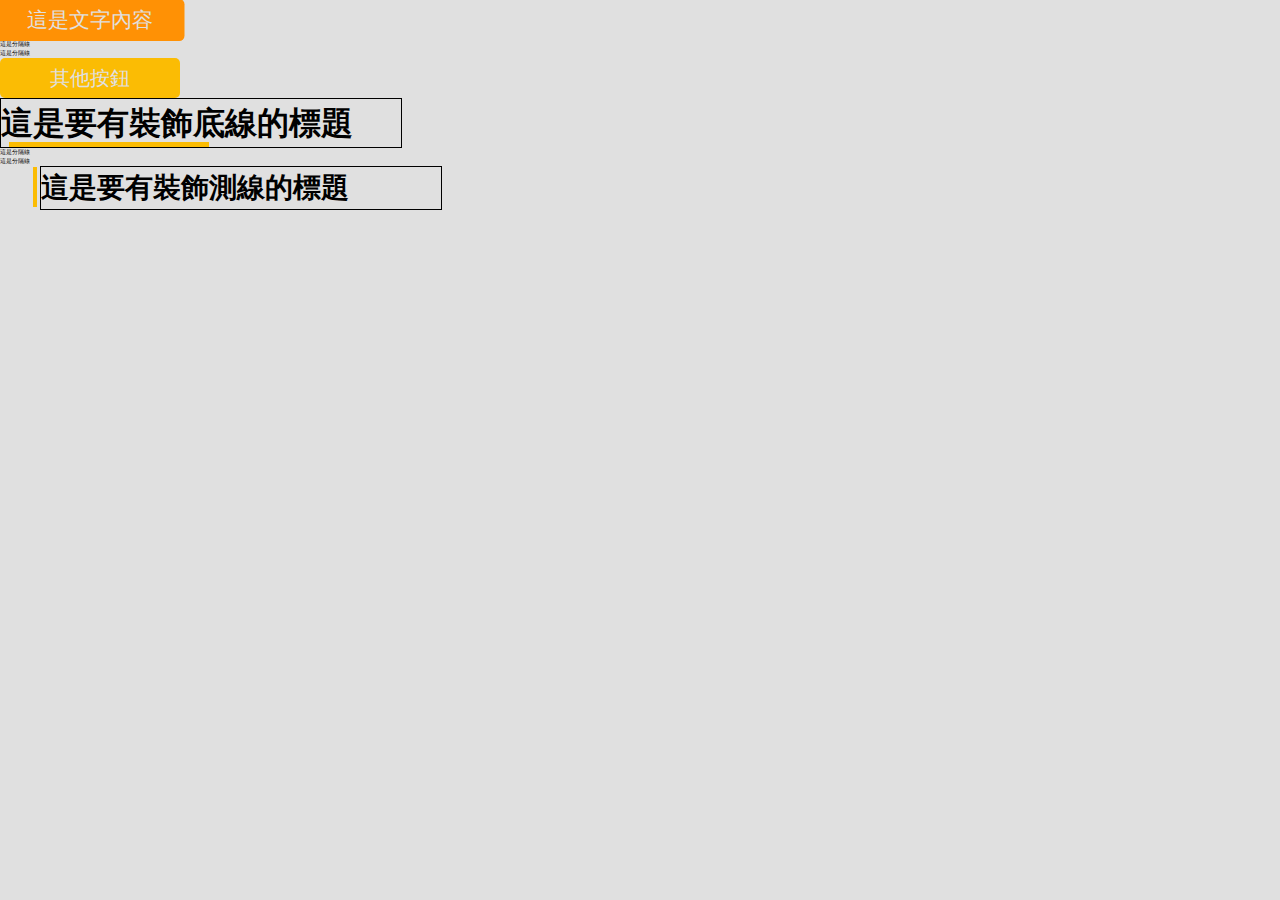
<file: sassTest.html>
<!DOCTYPE html>
<html lang="en">
<head>
    <meta charset="UTF-8">
    <meta http-equiv="X-UA-Compatible" content="IE=edge">
    <meta name="viewport" content="width=device-width, initial-scale=1.0">
    <title>按鈕測試//裝飾線測試</title>
    <link rel="stylesheet" href="./css/style.css">
    <link rel="stylesheet" href="./css/test.css">
    <style>
        .h2{
            border:1px solid black;
            width:400px;
            position:relative;

        }
        .h3{
            border:1px solid black;
            width:400px;
            position:relative; 
            margin-left: 40px;
        }

        /* .h2::before{
            content:'';
            display: block;
            width:370px;
            border-bottom: 5px solid orange;
            position: absolute;
            top:90%;
            left:-1%;
        } */
    </style>
</head>
<body>
    <!--超連結Btn-->
    <div class="hyperLinkBtn">
        <a href="">
            <p>
                這是文字內容
            </p>
        </a>
    </div>
    <div>這是分隔線</div>
    <div>這是分隔線</div>


    <div class="otherBtn">
        <p>
            其他按鈕
        </p>
    </div>
    <div>

    </div>
    <div>

    </div>

    <h2 class="h2">
        這是要有裝飾底線的標題
    </h2>

    <div>這是分隔線</div>
    <div>這是分隔線</div>

    <h3 class="h3">
        這是要有裝飾測線的標題
    </h3>
</body>
</html>
</file>
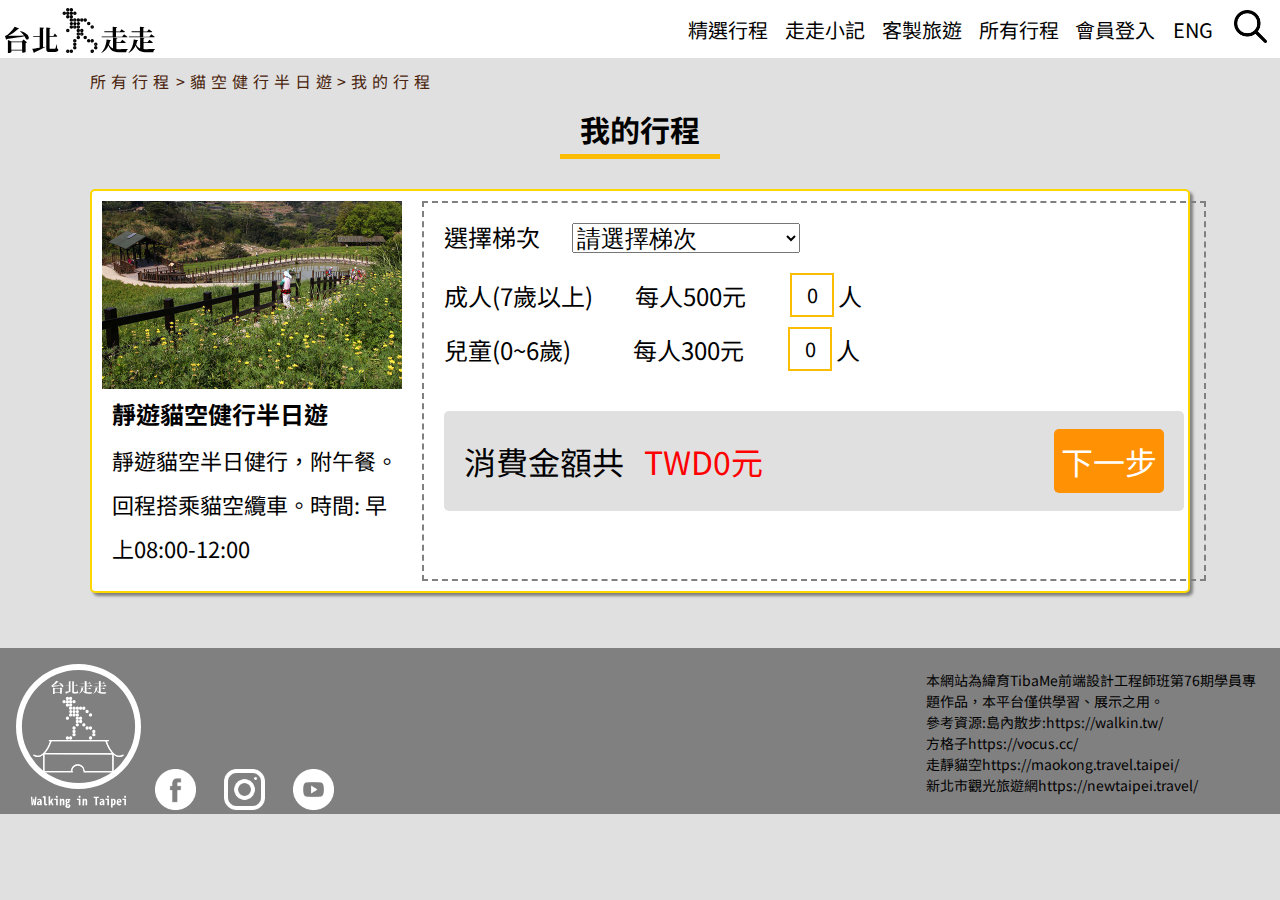
<file: shooping.html>
<!DOCTYPE html>
<html lang="en">
<head>
    <meta charset="UTF-8">
    <meta http-equiv="X-UA-Compatible" content="IE=edge">
    <meta name="viewport" content="width=device-width, initial-scale=1.0">
    <title>我的行程</title>
    <link rel="stylesheet" href="./css/reset.css">
    <link rel="stylesheet" href="./css/common.css">
    <link rel="stylesheet" href="./css/common_max1400.css">
    <link rel="stylesheet" href="./css/common_max576.css">
    <link rel="stylesheet" href="./css/shopping.css">
    <link rel="stylesheet" href="./css/shopping_max1400.css">
    <link rel="stylesheet" href="./css/shopping_max576.css">
    <link rel="stylesheet" href="https://cdnjs.cloudflare.com/ajax/libs/font-awesome/6.1.1/css/all.min.css" integrity="sha512-KfkfwYDsLkIlwQp6LFnl8zNdLGxu9YAA1QvwINks4PhcElQSvqcyVLLD9aMhXd13uQjoXtEKNosOWaZqXgel0g==" crossorigin="anonymous" referrerpolicy="no-referrer" />
    <style>
        @import url('https://fonts.googleapis.com/css2?family=Noto+Sans+TC&display=swap');
    </style>
</head>
<body>
    <nav class="nav">
        <div class="logo-div" ><a href="./index.html"><img src="./image/index/logo_top.svg" alt="logo圖" class="nav-logo"></a></div>
        <div id="gototop" class="gototop_mobile gototopdiv ">Top</div> 
        <img src="./image/index/more.png" alt="" class="hambergericon">
         
        <!--導航欄-->
        <ol class="nav-ol">
            <li><a href="./maintrip.html">精選行程</a></li>
            <li><a href="./bloglist.html">走走小記</a></li>
            <li><a href="./customized.html">客製旅遊</a></li>
            <li><a href="./itemlist.html">所有行程</a></li>
            <li><a href="./login.html">會員登入</a></li>
            <li><a href="#" class="engversion-a">ENG</a></li>
            <li id="searchbarid"><img src="./image/index/search.png" alt="搜尋logo" class="searchbarlogo">
                <div class="hidesearchbar searchbar_mobile" id="searchbararea">
                    <input type="text" placeholder="想找什麼嗎?"><button>搜尋</button><img src="./image/index/cancel.png" alt="" class="mobile_closenav" id="mobile_closenav">
                </div>
            </li>
        </ol>
        
    </nav>
    <header class="shopping-header">
        <div class="navigation"><a href="./itemlist.html">所有行程</a> <a href="./item.html">>貓空健行半日遊></a><a href="./shooping.html">我的行程</a> </div>
        <h1>我的行程</h1>
    </header>
    <main class="shopping-main">
        <div class="form-container">
            <div class="selected">
                <img src="./image/pay/pic1.jpg" alt="">
                <h2>靜遊貓空健行半日遊</h2>
                <p>
                    靜遊貓空半日健行，附午餐。回程搭乘貓空纜車。時間: 早上08:00-12:00
                </p>
            </div>
            <form action="#" class="shopping-form">
                <div class="time">        
                    <label for="mk22-time">選擇梯次</label>
                        <select name="mk22-time" id="mk22-time">
                            <option value="">請選擇梯次</option>
                            <option value="20220416sat">2022年4月16日(六)</option>
                            <option value="20220417sun">2022年4月17日(日)</option>
                            <option value="20220423sat">2022年4月23日(六)</option>
                            <option value="20220424sun">2022年4月24日(日)</option>
                            <option value="20220430sat">2022年4月30日(六)</option>
                            <option value="20220501sun">2022年5月1日(一)</option>
                        </select>
                       
                </div>
                <div class="number">
                    <!-- <span>報名人數</span> -->
                    <div class="adult-number">
                        <span>成人(7歲以上)</span>
                        <span>每人500元</span>
                        <div id="adult-number-minus-btn"><i class="fa-solid fa-minus"></i></div>
                        <span id="mk22-adult-number">0</span>
                        <div id="adult-number-plus-btn"><i class="fa-solid fa-plus"></i></div>
                        <span>人</span>
                        <span class="select-alert">請先選擇梯次</span>
                    </div>
                    <div class="child-number">
                        <span>兒童(0~6歲)</span>
                        <span>每人300元</span>
                        <div id="child-number-minus-btn"><i class="fa-solid fa-minus"></i></div>
                        <span id="mk22-child-number">0</span>
                        <div id="child-number-plus-btn"><i class="fa-solid fa-plus"></i></div>
                        <span>人</span>
                        <span class="next_step_alert">請先確認人數</span>
                    </div>
                </div>
                <div class="price-div">
                    <div class="price_container">
                        消費金額共<span id="totalprice">TWD0元</span>
                    </div>
                    <div class="next_step">下一步</div>
                </div>
                 <!--以下是下一步過後的操作-->  
                <div class="info" id="info">
                    <div class="info_major">
                        <h2>主要聯絡人:報名期間主要聯絡人</h2>
                        <div>
                            <label for="mk22_major_name">姓名</label>
                            <input type="text" name="mk22_major_name" id="mk22_major_name" required minlength="2">
                        </div>
                        <div>
                            <label for="mk22_major_phone">連絡電話</label>
                            <input type="tel" name="mk22_major_phone" id="mk22_major_phone"
                            pattern="[0-9]{4}-[0-9]{3}-[0-9]{3}" required placeholder="09xx-xxx-xxx">
                        </div>
                        <div>
                            <label for="major_id">身分證字號</label>
                            <input type="password" placeholder="請輸入身分證字號"id="major_id" required minlength="10"
                            pattern="^[A-Z]{1}[1-2]{1}[0-9]{8}$" >    
                        </div>
                    </div>
                    <div class="info_other" id="info_other">
                    </div>
                    <div class="diet-habit">
                        <h2>飲食習慣</h2>
                        <label for="mk22_diet_habit_veg">素食</label>
                        <input type="number" id="mk22_diet_habit_veg" name="mk22_diet_habit_veg">人
                        <label for="mk22_diet_habit_meat">葷食</label>
                        <input type="number" id="mk22_diet_habit_meat" name="mk22_diet_habit_meat">人
                        <label for="diet_habit_note"><h2>飲食備註</h2></label>
                        <input type="text" id="diet_habit_note" name="diet_habit_note">
                        <div id="diet_confirm">請確認數量</div>
                    </div>
                    <div class="textarea">
                        <label for="mk22_textarea"><h2>其他備註事項</h2></label>
                        <textarea name="mk22_textarea" id="mk22_textarea"></textarea>
                    </div>
                    <div class="nextOrLast">
                        <button class="nextOrLast_choice" id="buy">確認結帳</button>
                        <div class="nextOrLast_choice" id="laststep">回上一步</div>

                    </div>

                </div>

            </form>
        </div>
        
    </main>
    <footer class="footer">
        <a class="footer-logo-a" id="footer_logoid"><img src="./image/index/logo_bottom_white.svg" alt="" class="footer-logo-img"></a>
        <ol class="footer-ol">
            <li><a href=""><img src="./image/index/facebook.png" alt=""></a></li><!--iglogo-->
            <li><a href=""><img src="./image/index/instagram.png" alt=""></a></li><!--fblogo-->
            <li><a href=""><img src="./image/index/youtube.png" alt=""></a></li><!--YOUTUBE LOGO-->
            
        </ol>
        <!--免責聲明-->
        <p class="declare">
            本網站為緯育TibaMe前端設計工程師班第76期學員專題作品，本平台僅供學習、展示之用。<br>
            參考資源:島內散步:https://walkin.tw/<br>
            方格子https://vocus.cc/<br>
            走靜貓空https://maokong.travel.taipei/<br>
            新北市觀光旅遊網https://newtaipei.travel/
        </p>
    </footer>
    <script src="./JS/common.js"></script> 
    <script src="./JS/shooping.js"></script>
</body>
</html>
</file>
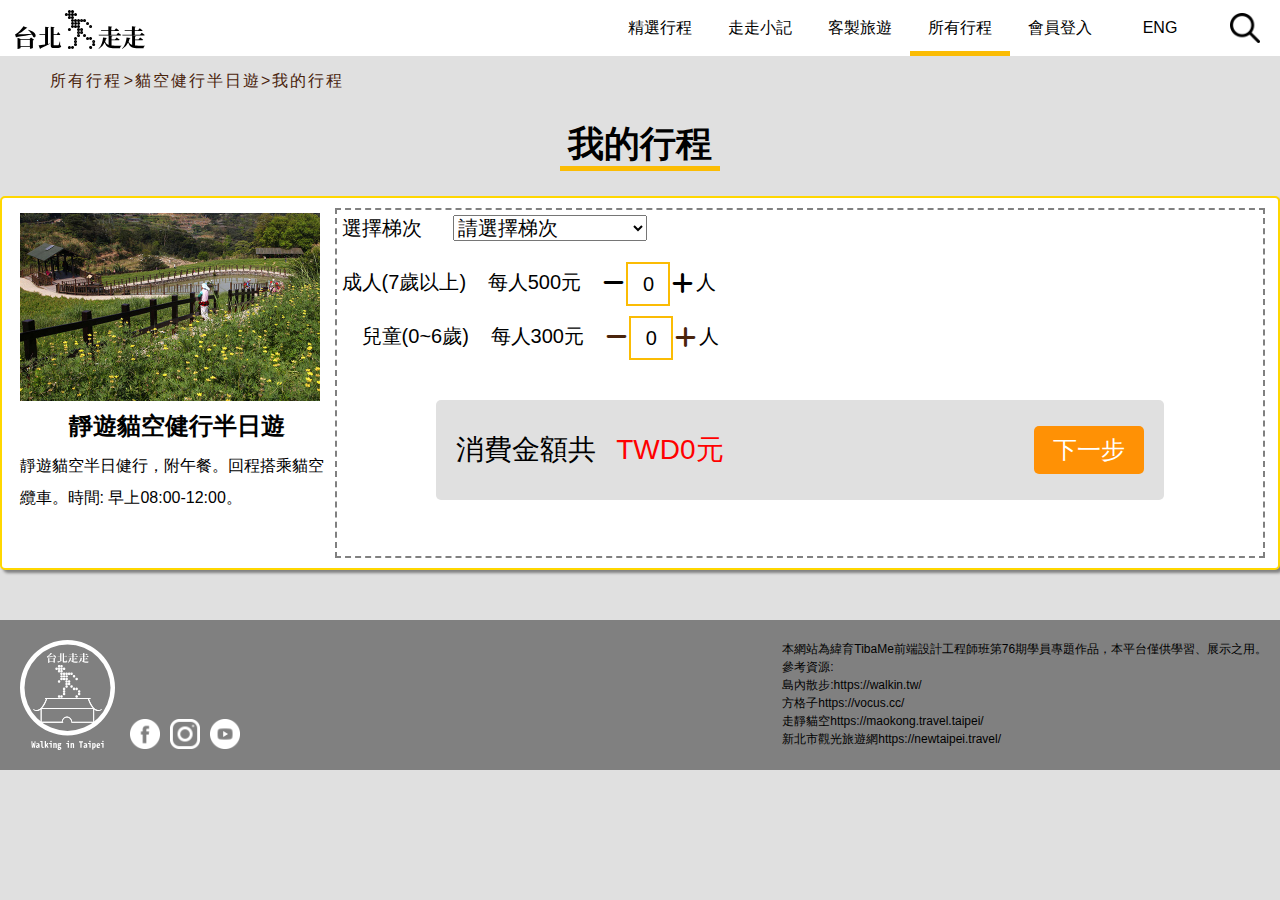
<file: shopping.html>
<!DOCTYPE html>
<html lang="en">
<head>
    <meta charset="UTF-8">
    <meta http-equiv="X-UA-Compatible" content="IE=edge">
    <meta name="viewport" content="width=device-width, initial-scale=1.0">
    <title>我的行程</title>
    <link rel="stylesheet" href="./css/style.css">
    <link rel="stylesheet" href="./css/shoppingNew.css">
    <link rel="stylesheet" href="https://cdnjs.cloudflare.com/ajax/libs/font-awesome/6.1.1/css/all.min.css" >
</head>
<body>
     <nav class="nav">
        <div class="logo-div" >
            <a href="./index.html">
                <img src="./image/index/logo_top.svg" alt="logo圖" class="nav-logo">
            </a>
        </div>
        <div id="gototop" class=" gototopdiv ">
            <i class="fa-solid fa-angle-up"></i>
            Top
        </div> 
        <img src="./image/index/more.png" alt="" class="hambergericon">
         
        <!--導航欄-->
        <ol class="nav-ol" id="nav_ol" >
            <li><a href="./maintrip.html">精選行程</a></li>
            <li><a href="./bloglist.html">走走小記</a></li>
            <li><a href="./customized.html">客製旅遊</a></li>
            <li class="nav_underline"><a href="./itemlist.html">所有行程</a></li>
            <li><a href="./login.html">會員登入</a></li>
            <li><a href="#" class="engversion-a">ENG</a></li>
            <li id="searchbarid" class="searchbarLi">
                <img src="./image/index/search.png" alt="搜尋logo" class="searchbarlogo">
                <div class="hidesearchbar searchbar searchbar_mobile" id="searchbararea">
                    <input type="text" placeholder="想找什麼嗎?">
                    <button>搜尋</button>
                    <img src="./image/index/cancel.png" alt="" class="mobile_closenav" id="mobile_closenav">
                </div>
            </li>
        </ol>   
    </nav>
    <header class="shopping-header">
        <div class="navigation"><a href="./itemlist.html">所有行程</a> <a href="./item.html">>貓空健行半日遊></a><a href="./shopping.html">我的行程</a> </div>
        <h1 class="shopping-header-title">我的行程</h1>
    </header>
    <main class="shopping-main">
        <div class="form-container">
            <div class="selected">
                <img src="./image/pay/pic1.jpg" alt="">
                <h4>靜遊貓空健行半日遊</h4>
                <p>
                    靜遊貓空半日健行，附午餐。回程搭乘貓空纜車。時間: 早上08:00-12:00。
                </p>
            </div>
            <form action="#" class="shopping-form">
                <div class="time">        
                    <label for="mk22-time">選擇梯次</label>
                        <select name="mk22-time" id="mk22-time">
                            <option value="">請選擇梯次</option>
                            <option value="20220416sat">2022年4月16日(六)</option>
                            <option value="20220417sun">2022年4月17日(日)</option>
                            <option value="20220423sat">2022年4月23日(六)</option>
                            <option value="20220424sun">2022年4月24日(日)</option>
                            <option value="20220430sat">2022年4月30日(六)</option>
                            <option value="20220501sun">2022年5月1日(一)</option>
                        </select>
                       
                </div>
                <div class="number">
                    <!-- <span>報名人數</span> -->
                    <div class="adult-number">
                        <span>成人(7歲以上)</span>
                        <span>每人500元</span>
                        <div id="adult-number-minus-btn"><i class="fa-solid fa-minus"></i></div>
                        <span id="mk22-adult-number">0</span>
                        <div id="adult-number-plus-btn"><i class="fa-solid fa-plus"></i></div>
                        <span>人</span>
                        <span class="select-alert">請先選擇梯次</span>
                    </div>
                    <div class="child-number">
                        <span>兒童(0~6歲)</span>
                        <span>每人300元</span>
                        <div id="child-number-minus-btn"><i class="fa-solid fa-minus"></i></div>
                        <span id="mk22-child-number">0</span>
                        <div id="child-number-plus-btn"><i class="fa-solid fa-plus"></i></div>
                        <span>人</span>
                        <span class="next_step_alert">請先確認人數</span>
                    </div>
                </div>
                <div class="price-div">
                    <div class="price_container">
                        消費金額共<span id="totalprice">TWD0元</span>
                    </div>
                    <div class="next_step">下一步</div>
                </div>
                 <!--以下是下一步過後的操作-->  
                <div class="info" id="info">
                    <div class="info_major">
                        <h4>主要聯絡人:報名期間主要聯絡人</h4>
                        <div>
                            <label for="mk22_major_name">姓名</label>
                            <input type="text" name="mk22_major_name" id="mk22_major_name" required minlength="2">
                        </div>
                        <div>
                            <label for="mk22_major_phone">連絡電話</label>
                            <input type="tel" name="mk22_major_phone" id="mk22_major_phone"
                            pattern="[0-9]{4}-[0-9]{3}-[0-9]{3}" required placeholder="09xx-xxx-xxx">
                        </div>
                        <div>
                            <label for="major_id">身分證字號</label>
                            <input type="password" placeholder="請輸入身分證字號"id="major_id" required minlength="10"
                            pattern="^[A-Z]{1}[1-2]{1}[0-9]{8}$" >    
                        </div>
                    </div>
                    <div class="info_other" id="info_other">
                    </div>
                    <div class="diet-habit">
                        <h4>飲食習慣</h4>
                        <label for="mk22_diet_habit_veg">素食</label>
                        <input type="number" id="mk22_diet_habit_veg" name="mk22_diet_habit_veg">人
                        <label for="mk22_diet_habit_meat">葷食</label>
                        <input type="number" id="mk22_diet_habit_meat" name="mk22_diet_habit_meat">人
                        <label for="diet_habit_note"><h4>飲食備註</h4></label>
                        <input type="text" id="diet_habit_note" name="diet_habit_note">
                        <div id="diet_confirm">請確認數量</div>
                    </div>
                    <div class="textarea">
                        <label for="mk22_textarea"><h4>其他備註事項</h4></label>
                        <textarea name="mk22_textarea" id="mk22_textarea"></textarea>
                    </div>
                    <div class="nextOrLast">
                        <button class="nextOrLast_choice" id="buy">確認結帳</button>
                        <div class="nextOrLast_choice" id="laststep">回上一步</div>
                    </div>

                </div>

            </form>
        </div>
    </main>
    <footer class="footer">
        <a class="footer-logo-a" id="footer_logoid">
            <img src="./image/index/logo_bottom_white.svg" alt="" class="footer-logo-img">
        </a>
        <ol class="footer-ol">
            <li><a href="#"><img src="./image/index/facebook.png" alt=""></a></li><!--iglogo-->
            <li><a href="#"><img src="./image/index/instagram.png" alt=""></a></li><!--fblogo-->
            <li><a href="#"><img src="./image/index/youtube.png" alt=""></a></li><!--YOUTUBE LOGO-->    
        </ol>
        <!--免責聲明-->
        <p class="declare">
            本網站為緯育TibaMe前端設計工程師班第76期學員專題作品，本平台僅供學習、展示之用。<br>
            參考資源:<br>
            島內散步:https://walkin.tw/<br>
            方格子https://vocus.cc/<br>
            走靜貓空https://maokong.travel.taipei/<br>
            新北市觀光旅遊網https://newtaipei.travel/
        </p>
    </footer>
    <script src="./JS/common.js"></script> 
    <script src="./JS/shooping.js"></script>
</body>
</html>
</file>
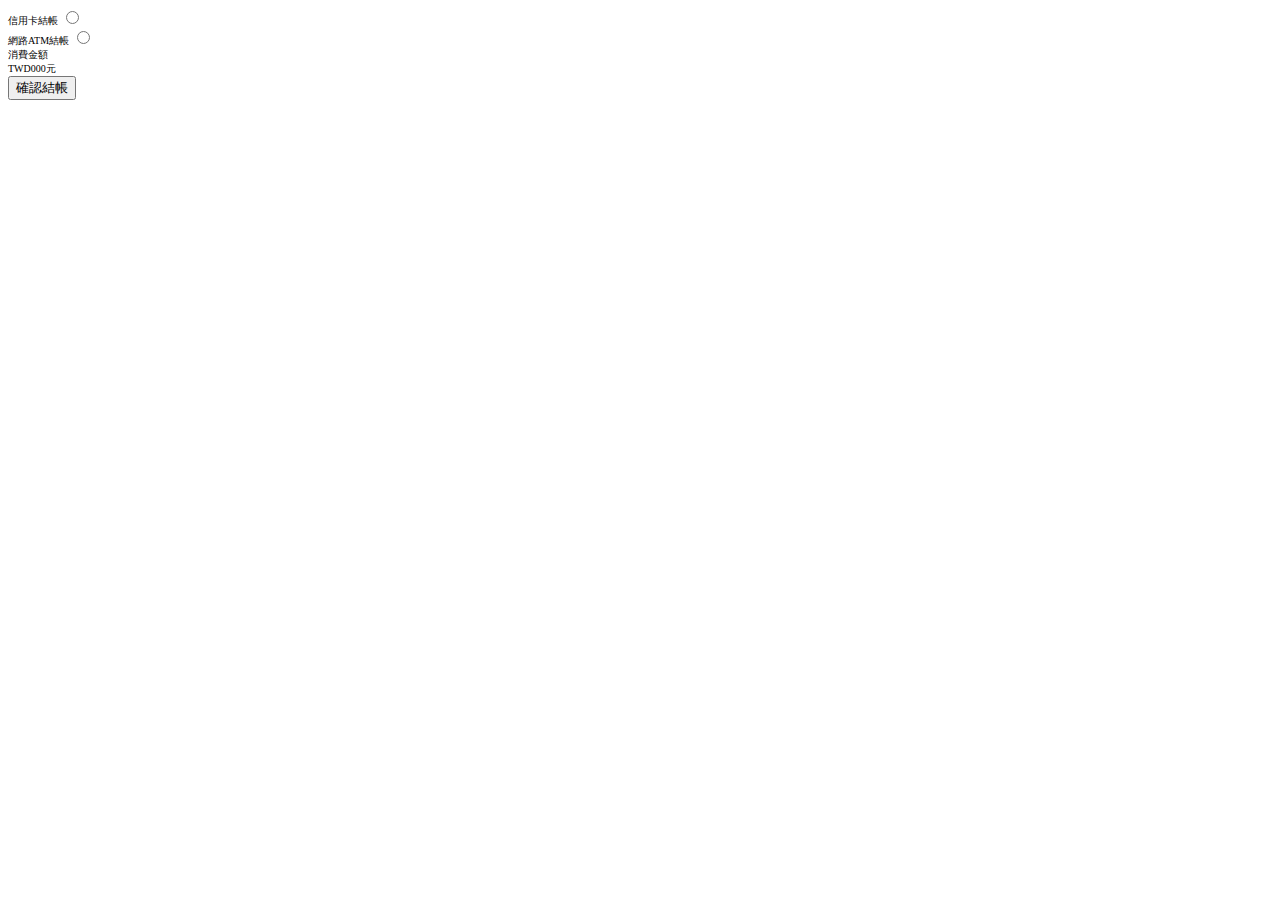
<file: shoppingtest.html>
<!DOCTYPE html>
<html lang="en">
<head>
    <meta charset="UTF-8">
    <meta http-equiv="X-UA-Compatible" content="IE=edge">
    <meta name="viewport" content="width=device-width, initial-scale=1.0">
    <link rel="stylesheet" href="./css/shopping.css">
    <title>shopping-test</title>
</head>
<body>
    <div class="diet-habit">
        <span>飲食習慣</span>
        <label for="mk22-diet-habit-veg">素食</label>
        <input type="number" id="mk22-diet-habit-veg" name="mk22-diet-habit-veg">人
        <label for="mk22-diet-habit-meat">葷食</label>
        <input type="number" id="mk22-diet-habit-meat" name="mk22-diet-habit-meat">人
        <label for="diet-habit-note">備註</label>
        <input type="text" id="diet-habit-note" name="diet-habit-note">
    </div>
    
    <div class="info">
        <div>主要聯絡人:報名期間主要聯絡您</div>
        <label for="mk22-major-name">姓名</label>
        <input type="text" name="mk22-major-name" id="mk22-major-name">
        <label for="mk22-major-phone">連絡電話</label>
        <input type="tel" name="mk22-major-phone" id="mk22-major-phone"
        pattern="[0-9]{4}-[0-9]{3}-[0-9]{3}" required placeholder="09xx-xxx-xxx">
        <label for="major-id">身分證字號</label>
        <input type="text" placeholder="請輸入身分證字號"id="major-id" >

    </div>
    <div class="textarea">
        <label for="mk22-textarea">備註</label>
        <textarea name="mk22-textarea" id="mk22-textarea"></textarea>
    </div>
    

    <div class="confirm">
        <div class="select-pay"> 
            <div class="creditcard-container">
                <label for="creditcard">信用卡結帳</label>
                <input type="radio" name="select-way" id="creditcard" >
            </div>
            
            <div class="atm-container">
                <label for="atm">網路ATM結帳</label>
                <input type="radio" name="select-way" id="atm" >
            </div>    
        </div>

        <div class="price">
            <div>消費金額</div>
            <div id="price-div">TWD000元</div>
            <button id="confirm-btn">確認結帳</button>
        </div>
    </div>





</body>
</html>
</file>
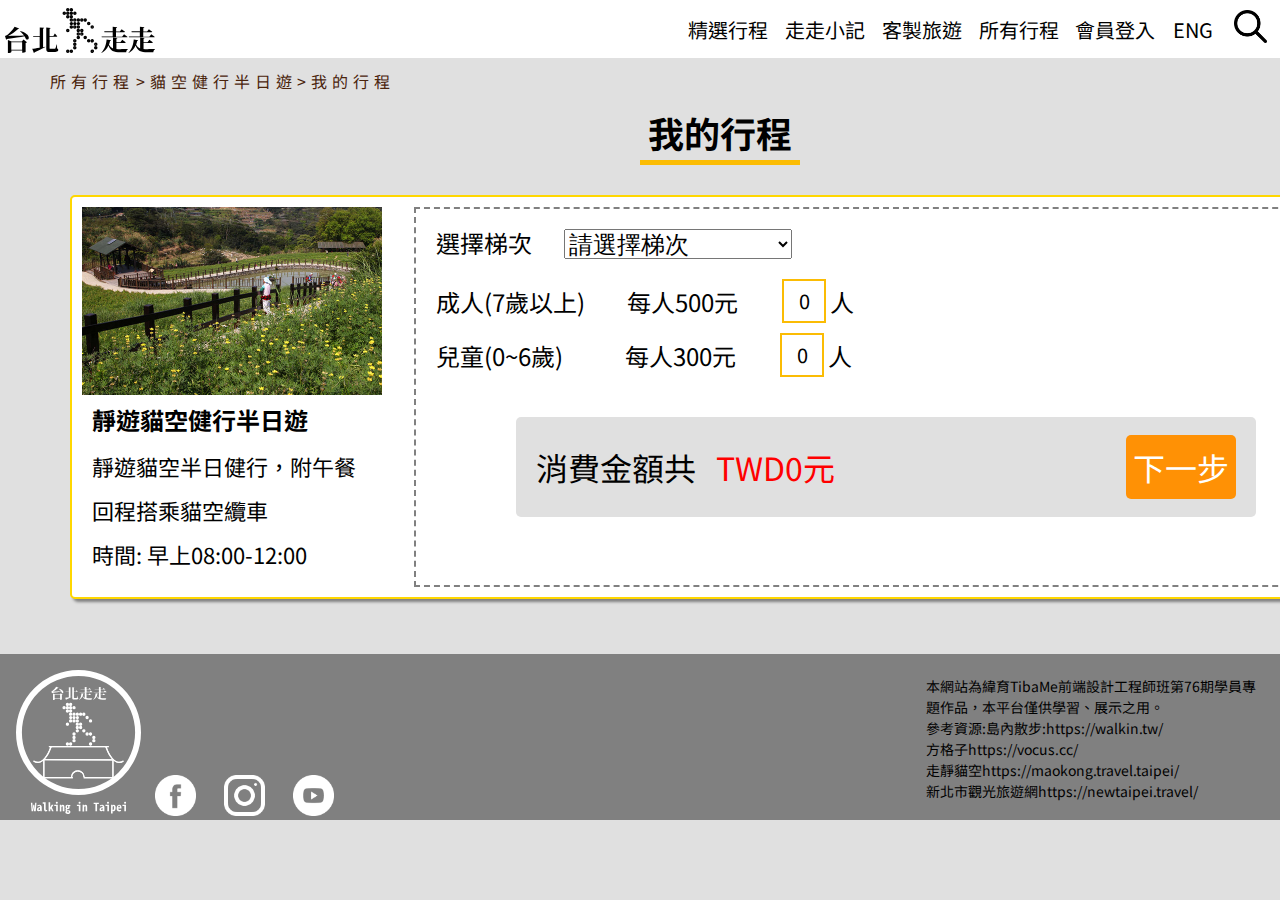
<file: shoppingtest2.html>
<!DOCTYPE html>
<html lang="en">
<head>
    <meta charset="UTF-8">
    <meta http-equiv="X-UA-Compatible" content="IE=edge">
    <meta name="viewport" content="width=device-width, initial-scale=1.0">
    <title>我的行程 測試版!!!!!</title>
    <link rel="stylesheet" href="./css/reset.css">
    <link rel="stylesheet" href="./css/common.css">
    <link rel="stylesheet" href="./css/common_max1400.css">
    <link rel="stylesheet" href="./css/common_max576.css">
    <link rel="stylesheet" href="./css/shopping.css">
    <link rel="stylesheet" href="https://cdnjs.cloudflare.com/ajax/libs/font-awesome/6.1.1/css/all.min.css" integrity="sha512-KfkfwYDsLkIlwQp6LFnl8zNdLGxu9YAA1QvwINks4PhcElQSvqcyVLLD9aMhXd13uQjoXtEKNosOWaZqXgel0g==" crossorigin="anonymous" referrerpolicy="no-referrer" />
    <style>
        @import url('https://fonts.googleapis.com/css2?family=Noto+Sans+TC&display=swap');
    </style>
</head>
<body>
    <nav class="nav">
        <div class="logo-div" ><a href="./index.html"><img src="./image/index/logo_top.svg" alt="logo圖" class="nav-logo"></a></div>
        <div id="gototop" class="gototop_mobile gototopdiv ">Top</div> 
        <img src="./image/index/more.png" alt="" class="hambergericon">
         
        <!--導航欄-->
        <ol class="nav-ol">
            <li><a href="./maintrip.html">精選行程</a></li>
            <li><a href="./bloglist.html">走走小記</a></li>
            <li><a href="./customized.html">客製旅遊</a></li>
            <li><a href="./itemlist.html">所有行程</a></li>
            <li><a href="./login.html">會員登入</a></li>
            <li><a href="#" class="engversion-a">ENG</a></li>
            <li id="searchbarid"><img src="./image/index/search.png" alt="搜尋logo" class="searchbarlogo">
                <div class="hidesearchbar searchbar_mobile" id="searchbararea">
                    <input type="text" placeholder="想找什麼嗎?"><button>搜尋</button><img src="./image/index/cancel.png" alt="" class="mobile_closenav" id="mobile_closenav">
                </div>
            </li>
        </ol>
        
    </nav>
    <header class="shopping-header">
        <div class="navigation"><a href="./itemlist.html">所有行程</a> <a href="./item.html">>貓空健行半日遊></a><a href="./shooping.html">我的行程</a> </div>
        <h1>我的行程</h1>
    </header>
    <main class="shopping-main">
        <div class="form-container">
            <div class="selected">
                <img src="./image/pay/pic1.jpg" alt="">
                <h2>靜遊貓空健行半日遊</h2>
                <p>靜遊貓空半日健行，附午餐<br>
                    回程搭乘貓空纜車<br>
                    時間: 早上08:00-12:00<br>
                </p>
            </div>
            <form action="#" class="shopping-form">
                <div class="time">        
                    <label for="mk22-time">選擇梯次</label>
                        <select name="mk22-time" id="mk22-time">
                            <option value="">請選擇梯次</option>
                            <option value="20220416sat">2022年4月16日(六)</option>
                            <option value="20220417sun">2022年4月17日(日)</option>
                            <option value="20220423sat">2022年4月23日(六)</option>
                            <option value="20220424sun">2022年4月24日(日)</option>
                            <option value="20220430sat">2022年4月30日(六)</option>
                            <option value="20220501sun">2022年5月1日(一)</option>
                        </select>
                       
                </div>
                <div class="number">
                    <!-- <span>報名人數</span> -->
                    <div class="adult-number">
                        <span>成人(7歲以上)</span>
                        <span>每人500元</span>
                        <div id="adult-number-minus-btn"><i class="fa-solid fa-minus"></i></div>
                        <span id="mk22-adult-number">0</span>
                        <div id="adult-number-plus-btn"><i class="fa-solid fa-plus"></i></div>
                        <span>人</span>
                    </div>
                    <div class="child-number">
                        <span>兒童(0~6歲)</span>
                        <span>每人300元</span>
                        <div id="child-number-minus-btn"><i class="fa-solid fa-minus"></i></div>
                        <span id="mk22-child-number">0</span>
                        <div id="child-number-plus-btn"><i class="fa-solid fa-plus"></i></div>
                        <span>人</span>
                    </div>
                </div>
                <div class="price-div">
                    <div class="price_container">
                        消費金額共<span id="totalprice">TWD0元</span>
                    </div>
                    <div class="next_step">下一步</div>
                </div>
                <div class="info">
                    <div class="info_major">
                        <div>主要聯絡人:報名期間主要聯絡您</div>
                        <div>
                            <label for="mk22-major-name">姓名</label>
                            <input type="text" name="mk22-major-name" id="mk22-major-name">
                        </div>
                        <div>
                            <label for="mk22-major-phone">連絡電話</label>
                            <input type="tel" name="mk22-major-phone" id="mk22-major-phone"
                            pattern="[0-9]{4}-[0-9]{3}-[0-9]{3}" required placeholder="09xx-xxx-xxx">
                        </div>
                        <div>
                            <label for="major-id">身分證字號</label>
                            <input type="text" placeholder="請輸入身分證字號"id="major-id" >    
                        </div>
                       
                        
                        
                    </div>
                    <div class="info_other">
                        <div>成員:參與者的基本資料</div>
                        <div>
                            <label for="mk22-other-name">姓名</label>
                            <input type="text" name="mk22-other-name" id="mk22-other-name">
                        </div>
                        <div>
                            <label for="mk22-other-phone">連絡電話</label>
                            <input type="tel" name="mk22-other-phone" id="mk22-other-phone"
                            pattern="[0-9]{4}-[0-9]{3}-[0-9]{3}" required placeholder="09xx-xxx-xxx">
                            
                        </div>
                        <div>
                            <label for="other-id">身分證字號</label>     
                            <input type="text" placeholder="請輸入身分證字號"id="other-id" >
                        </div>
                       
                       
                    </div>
                    <div class="diet-habit">
                        <span>飲食習慣</span>
                        <label for="mk22-diet-habit-veg">素食</label>
                        <input type="number" id="mk22-diet-habit-veg" name="mk22-diet-habit-veg">人
                        <label for="mk22-diet-habit-meat">葷食</label>
                        <input type="number" id="mk22-diet-habit-meat" name="mk22-diet-habit-meat">人
                        <label for="diet-habit-note">備註</label>
                        <input type="text" id="diet-habit-note" name="diet-habit-note">
                    </div>
                    <div class="textarea">
                        <label for="mk22-textarea">備註</label>
                        <textarea name="mk22-textarea" id="mk22-textarea"></textarea>
                    </div>

                </div>
            </form>
        </div>
        
    </main>
    <footer class="footer">
        <a class="footer-logo-a" id="footer_logoid"><img src="./image/index/logo_bottom_white.svg" alt="" class="footer-logo-img"></a>
        <ol class="footer-ol">
            <li><a href=""><img src="./image/index/facebook.png" alt=""></a></li><!--iglogo-->
            <li><a href=""><img src="./image/index/instagram.png" alt=""></a></li><!--fblogo-->
            <li><a href=""><img src="./image/index/youtube.png" alt=""></a></li><!--YOUTUBE LOGO-->
            
        </ol>
        <!--免責聲明-->
        <p class="declare">
            本網站為緯育TibaMe前端設計工程師班第76期學員專題作品，本平台僅供學習、展示之用。<br>
            參考資源:島內散步:https://walkin.tw/<br>
            方格子https://vocus.cc/<br>
            走靜貓空https://maokong.travel.taipei/<br>
            新北市觀光旅遊網https://newtaipei.travel/
        </p>
    </footer>
    <script src="./JS/common.js"></script> 
    <script src="./JS/shooping.js"></script>
</body>
</html>
</file>
<file: css/style.css>
@charset "UTF-8";
html, body, div, span, applet, object, iframe,
h1, h2, h3, h4, h5, h6, p, blockquote, pre,
a, abbr, acronym, address, big, cite, code,
del, dfn, em, font, img, ins, kbd, q, s, samp,
small, strike, strong, sub, sup, tt, var,
b, u, i, center,
dl, dt, dd, ol, ul, li,
fieldset, form, label, legend,
table, caption, tbody, tfoot, thead, tr, th, td {
  margin: 0;
  padding: 0;
  border: 0;
  outline: 0;
  vertical-align: baseline;
  background: transparent;
}

ol, ul {
  list-style: none;
}

blockquote, q {
  quotes: none;
}

blockquote:before, blockquote:after,
q:before, q:after {
  content: "";
  content: none;
}

/* remember to define focus styles! */
:focus {
  outline: 0;
}

/* remember to highlight inserts somehow! */
ins {
  text-decoration: none;
}

del {
  text-decoration: line-through;
}

/* tables still need 'cellspacing="0"' in the markup */
table {
  border-collapse: collapse;
  border-spacing: 0;
}

html {
  font-family: "Roboto", sans-serif;
  /* 預設字體 */
  font-size: 6.25%;
}

h1 {
  font-size: 36rem;
  line-height: 1.5;
}

h2 {
  font-size: 32rem;
  line-height: 1.5;
}

h3 {
  font-size: 28rem;
  line-height: 1.5;
}

h4 {
  font-size: 24rem;
  line-height: 1.5;
}

h5 {
  font-size: 20rem;
  line-height: 1.5;
}

p {
  font-size: 16rem;
  line-height: 1.5;
}

.hyperLinkBtn {
  width: 180px;
  height: 40px;
  background: #FF9105;
  border-radius: 5px;
}
.hyperLinkBtn:hover {
  transform: scale(1.05);
}
.hyperLinkBtn a {
  text-decoration: none;
  display: block;
  width: 100%;
  height: 100%;
}
.hyperLinkBtn a p {
  font-size: 20px;
  line-height: 2;
  color: #E0E0E0;
  text-align: center;
}

.otherBtn {
  width: 180px;
  height: 40px;
  background: #FBBC04;
  border-radius: 5px;
}
.otherBtn:hover {
  transform: scale(1.05);
}
.otherBtn p {
  font-size: 20px;
  line-height: 2;
  color: #E0E0E0;
  text-align: center;
}

body {
  background-color: #E0E0E0;
}

.nav {
  width: auto;
  height: 56px;
  background-color: #fff;
  margin: 0 auto;
  position: sticky;
  top: 0px;
  z-index: 1;
  display: flex;
  justify-content: space-between;
}
.nav .logo-div {
  margin-right: auto;
  /* border: 1px solid black; */
}
.nav .logo-div img.nav-logo {
  /*logo 的img檔*/
  width: 130px;
  display: block;
  padding-top: 10px;
  padding-left: 15px;
}
.nav .logo-div img.nav-logo:hover {
  cursor: pointer;
}
.nav .gototopdiv {
  /* display:block; */
  display: none;
  position: fixed;
  bottom: 50px;
  right: 10px;
  z-index: 99;
  box-sizing: border-box;
  width: 72px;
  height: 72px;
  line-height: 3;
  font-size: 24rem;
  text-align: center;
  color: black;
  background-color: #fff;
  border-radius: 50%;
  opacity: 60%;
  cursor: pointer;
}
.nav .gototop_mobile {
  display: none;
}
.nav .hambergericon {
  display: none;
}
.nav .nav_underline {
  /*首頁以外  選到的要有底線*/
  border-bottom: 5px solid #FBBC04;
}
.nav .nav-ol {
  height: 100%;
  display: flex;
  justify-content: flex-end;
  position: relative;
}
.nav .nav-ol li {
  width: 100px;
  text-align: center;
}
.nav .nav-ol li a {
  display: block;
  height: 100%;
  width: 100px;
  text-decoration: none;
  color: black;
  font-size: 16rem;
  line-height: 3.5;
}
.nav .nav-ol li a:hover {
  color: #FBBC04;
}
.nav .nav-ol:nth-Child(6) {
  width: 70px;
  text-align: center;
}
.nav .nav-ol .searchbarLi {
  width: 70px;
  text-align: center;
  position: relative;
  /*click觸發的搜尋bar*/
}
.nav .nav-ol .searchbarLi .searchbarlogo {
  position: absolute;
  top: 50%;
  left: 50%;
  transform: translate(-50%, -50%);
  width: 30px;
  cursor: pointer;
}
.nav .nav-ol .searchbarLi .searchbar {
  /* border:1px solid black; */
  width: 350px;
  height: 50px;
  position: absolute;
  top: 55px;
  right: 0px;
  display: flex;
  justify-content: space-around;
  align-items: center;
  background-color: #fff;
  border-radius: 10px;
}
.nav .nav-ol .searchbarLi .searchbar input {
  display: inline-block;
  border: 1px solid #E0E0E0;
  font-family: "Noto Sans TC", sans-serif, "微軟正黑體";
  font-size: 18px;
  height: 40px;
  width: 240px;
}
.nav .nav-ol .searchbarLi .searchbar button {
  font-family: "Noto Sans TC", sans-serif, "微軟正黑體";
  height: 40px;
  width: 60px;
  font-size: 18px;
  display: inline-block;
  border: 0;
  background-color: #fff;
  cursor: pointer;
}
.nav .nav-ol .searchbarLi .hidesearchbar {
  display: none;
}
.nav .nav-ol .searchbarLi .mobile_closenav {
  display: none;
}

/*footer*/
.footer {
  box-sizing: border-box;
  width: auto;
  height: 150px;
  margin: 0 auto;
  padding: 20px;
  background-color: grey;
  position: relative;
  display: flex;
  /*版權免責聲明*/
}
.footer .footer-logo-a {
  display: block;
  width: 100px;
}
.footer .footer-logo-a .footer-logo-img {
  /*logoimg*/
  display: block;
  height: 110px;
  cursor: pointer;
}
.footer .footer-ol {
  box-sizing: border-box;
  width: 250px;
  display: flex;
  align-items: end;
}
.footer .footer-ol li {
  margin-left: 10px;
}
.footer .footer-ol a {
  display: block;
  width: 30px;
}
.footer .footer-ol a img {
  width: 100%;
}
.footer .declare {
  font-size: 12rem;
  position: absolute;
  right: 1%;
}

@media screen and (max-width: 992px) {
  .nav {
    align-items: center;
  }
  .nav .nav-ol {
    display: none;
  }
  .nav .nav_ol_mobile {
    display: flex;
    flex-direction: column;
    justify-content: start;
    width: 60vw;
    height: 100vh;
    position: absolute;
    top: 0;
    right: -60vw;
    background-color: #FF9105;
  }
  .nav .nav_ol_mobile li {
    width: 100%;
  }
  .nav .nav_ol_mobile li a {
    display: block;
    text-align: center;
    width: 100%;
    color: white;
    font-size: 18px;
  }
  .nav .nav_ol_mobile .searchbarLi {
    width: 100%;
  }
  .nav .nav_ol_mobile .searchbarLi .searchbarlogo {
    display: none;
  }
  .nav .nav_ol_mobile .searchbarLi .searchbar {
    position: static;
  }
  .nav .nav_ol_mobile .searchbarLi .hidesearchbar {
    display: block;
  }
  .nav .nav_ol_mobile .searchbarLi .searchbar_mobile {
    background-color: #FF9105;
    margin: 0 auto;
    display: block;
  }
  .nav .nav_ol_mobile .searchbarLi .searchbar_mobile input {
    display: block;
    margin: 0 auto;
    border-radius: 5px;
    width: 70%;
    font-family: "Roboto", sans-serif;
    font-size: 20px;
    padding-left: 5px;
  }
  .nav .nav_ol_mobile .searchbarLi .searchbar_mobile button {
    font-family: "Roboto", sans-serif;
    font-size: 18px;
    position: static;
    display: block;
    height: 36px;
    width: 30%;
    border-radius: 5px;
    margin: 20px auto 20px auto;
  }
  .nav .nav_ol_mobile .searchbarLi .searchbar_mobile .mobile_closenav {
    display: block;
    width: 40px;
    margin: 0 auto;
    margin-top: 20px;
  }
  .nav .nav_ol_open {
    transform: translateX(-60vw);
    transition-duration: 0.5s;
    transition-property: all;
    transition-timing-function: ease;
  }
  .nav .nav_ol_close {
    transform: translateX(60vw);
    transition-duration: 1s;
    transition-property: all;
    transition-timing-function: ease;
  }
  .nav .hambergericon {
    display: block;
    width: 30px;
    height: 30px;
    margin-right: 20px;
  }
  .nav .nav_underline {
    /*首頁以外  選到的要有底線*/
    border: 0;
  }
  .nav .hidesearchbar {
    display: none;
  }
}
@media screen and (max-width: 768px) {
  .footer .declare {
    display: none;
  }
}
@media screen and (max-width: 576px) {
  .nav {
    align-items: center;
  }
  .nav .nav-ol {
    display: none;
  }
  .nav .nav_ol_mobile {
    display: flex;
    flex-direction: column;
    justify-content: start;
    width: 60vw;
    height: 100vh;
    position: absolute;
    top: 0;
    right: -60vw;
    background-color: #FF9105;
  }
  .nav .nav_ol_mobile li {
    width: 100%;
  }
  .nav .nav_ol_mobile li a {
    display: block;
    text-align: center;
    width: 100%;
    color: white;
    font-size: 18px;
  }
  .nav .nav_ol_mobile .searchbarLi {
    width: 100%;
  }
  .nav .nav_ol_mobile .searchbarLi .searchbarlogo {
    display: none;
  }
  .nav .nav_ol_mobile .searchbarLi .searchbar {
    position: static;
  }
  .nav .nav_ol_mobile .searchbarLi .hidesearchbar {
    display: block;
  }
  .nav .nav_ol_mobile .searchbarLi .searchbar_mobile {
    width: 100%;
  }
}

/*# sourceMappingURL=style.css.map */
</file>
<file: css/indexNew.css>
@charset "UTF-8";
html {
  font-family: "Roboto", sans-serif;
  /* 預設字體 */
  font-size: 6.25%;
}

h1 {
  font-size: 36rem;
  line-height: 1.5;
}

h2 {
  font-size: 32rem;
  line-height: 1.5;
}

h3 {
  font-size: 28rem;
  line-height: 1.5;
}

h4 {
  font-size: 24rem;
  line-height: 1.5;
}

h5 {
  font-size: 20rem;
  line-height: 1.5;
}

p {
  font-size: 16rem;
  line-height: 1.5;
}

.hyperLinkBtn {
  width: 180px;
  height: 40px;
  background: #FF9105;
  border-radius: 5px;
}
.hyperLinkBtn:hover {
  transform: scale(1.05);
}
.hyperLinkBtn a {
  text-decoration: none;
  display: block;
  width: 100%;
  height: 100%;
}
.hyperLinkBtn a p {
  font-size: 20px;
  line-height: 2;
  color: #E0E0E0;
  text-align: center;
}

.otherBtn {
  width: 180px;
  height: 40px;
  background: #FBBC04;
  border-radius: 5px;
}
.otherBtn:hover {
  transform: scale(1.05);
}
.otherBtn p {
  font-size: 20px;
  line-height: 2;
  color: #E0E0E0;
  text-align: center;
}

.index-header {
  box-sizing: border-box;
  width: auto;
  margin: 0 auto;
}

.indexslide {
  width: 100%;
  position: relative;
  /*換圖的動畫*/
}
.indexslide .img_oringin {
  width: 100%;
  margin: 0;
  padding: 0;
}
.indexslide .slideimg {
  width: 100%;
  display: none;
  margin: 0;
  padding: 0;
}
.indexslide .on {
  display: block;
}
.indexslide .slide-left-btn {
  display: block;
  width: 30px;
  height: 50px;
  border: none;
  background-color: white;
  opacity: 70%;
  clip-path: polygon(50% 0, 62% 0, 13% 50%, 62% 100%, 50% 100%, 0% 50%);
  position: absolute;
  top: 48%;
  left: 1.3%;
  cursor: pointer;
}
.indexslide .slide-right-btn {
  display: block;
  width: 30px;
  height: 50px;
  border: none;
  background-color: white;
  opacity: 70%;
  clip-path: polygon(38% 0, 50% 0, 100% 50%, 50% 100%, 38% 100%, 88% 50%);
  position: absolute;
  top: 48%;
  right: 1.3%;
  cursor: pointer;
}
.indexslide .dots {
  width: 80px;
  margin: 0 auto;
  position: absolute;
  top: 96%;
  left: 50%;
  transform: translate(-50%, 0);
}
.indexslide .dot {
  height: 10px;
  width: 10px;
  border-radius: 50%;
  background-color: #fff;
  margin-right: 2px;
  display: inline-block;
  opacity: 50%;
}
.indexslide .doton {
  opacity: 100%;
}
.indexslide .slidetitle {
  display: none;
}
.indexslide .title1 {
  position: absolute;
  top: 15%;
  left: 10%;
  color: white;
  text-shadow: 3px 3px 3px black;
}
.indexslide .title2 {
  position: absolute;
  top: 30%;
  left: 10%;
  color: white;
  text-shadow: 3px 3px 3px black;
}
.indexslide .title3 {
  position: absolute;
  top: 20%;
  left: 50%;
  color: grey;
  text-shadow: 3px 3px 3px white;
}
.indexslide .title4 {
  position: absolute;
  top: 70%;
  left: 60%;
  color: white;
  text-shadow: 3px 3px 3px black;
}
.indexslide .title5 {
  position: absolute;
  top: 30%;
  left: 60%;
  color: white;
  text-shadow: 1px 1px 1px black;
}
.indexslide .post {
  display: block;
}
.indexslide .fade {
  animation-name: fade;
  animation-duration: 2s;
}
@keyframes fade {
  from {
    opacity: 0.2;
  }
  to {
    opacity: 1;
  }
}

.indexmain {
  box-sizing: border-box;
  max-width: 1280px;
  width: auto;
  background-color: #E0E0E0;
  margin: 0 auto;
}

.news {
  box-sizing: border-box;
  width: 95%;
  margin: 0 auto;
  height: 300px;
  background-color: #fff;
  margin-top: 50px;
  padding: 10px;
  border-radius: 5px;
  position: relative;
  display: flex;
}
.news .news-ol {
  width: 85%;
  max-width: 1000px;
  display: flex;
  justify-content: space-between;
  align-items: center;
}
.news .news-ol li {
  width: 33%;
  max-width: 300px;
  position: relative;
}
.news .news-ol .activity {
  text-decoration: none;
  display: block;
  width: 100%;
  height: auto;
  border-radius: 5px;
}
.news .news-ol .activity img {
  width: 100%;
}
.news .news-ol h5 {
  position: absolute;
  bottom: 10%;
  left: 6%;
  text-shadow: 1px 1px 2px black;
  color: white;
}
.news .news-title {
  /*列表第一欄 最新活動的標題div*/
  width: 15%;
  min-width: 100px;
  position: relative;
}
.news .news-title::before {
  content: "";
  display: block;
  height: 90px;
  border-left: 5px solid #FBBC04;
  position: absolute;
  top: 102px;
  left: 21px;
}
.news .news-title .news-title-up {
  color: black;
  letter-spacing: 10px;
  margin-top: 100px;
  margin-left: 40px;
  margin-bottom: 15px;
}
.news .news-title .news-title-bottom {
  color: black;
  letter-spacing: 10px;
  margin-left: 40px;
}
.news .news-title .news-title-rwd {
  display: none;
}
.news .news-title img {
  width: 80px;
  transform: rotate(335deg);
  position: absolute;
  top: 3%;
  left: 14%;
}

.customized {
  box-sizing: border-box;
  width: 100%;
  margin-top: 50px;
  padding: 10px;
  position: relative;
}
.customized h3 {
  text-align: center;
  margin: 0 auto;
  margin-top: 30px;
  margin-bottom: 30px;
  width: 120px;
  position: relative;
}
.customized h3::before {
  content: "";
  display: block;
  width: 120px;
  border-bottom: 5px solid #FBBC04;
  position: absolute;
  top: 90%;
  left: 0%;
}
.customized p {
  margin: 50px auto 50px auto;
  text-align: center;
  color: #4A240C;
  font-weight: 600;
}
.customized .customized-ol {
  width: 90%;
  max-width: 960px;
  min-width: 900px;
  margin: 0 auto;
  display: flex;
  justify-content: space-between;
}
.customized .customized-ol li {
  max-width: 300px;
  width: 33%;
  position: relative;
}
.customized .customized-ol li .customizedpic-outline {
  box-sizing: border-box;
  width: 290px;
  height: 290px;
  padding: 20px;
  border-radius: 50%;
  background-color: #F5E75C;
  margin: 0 auto;
}
.customized .customized-ol li .customizedpic-outline .customizedpic {
  width: 250px;
  border-radius: 50%;
}
.customized .customized-ol li h4 {
  margin: 0 auto;
  margin-top: 30px;
  text-align: center;
  color: black;
  position: relative;
  width: 140px;
  text-indent: 10px;
}
.customized .customized-ol li h4::before {
  content: "";
  display: block;
  height: 26px;
  border-left: 5px solid #FBBC04;
  position: absolute;
  top: 10%;
  left: 0;
}
.customized .customized-ol p {
  margin-left: 20px;
  color: #4A240C;
  margin: 0 auto;
  margin-top: 20px;
  line-height: 2;
}
.customized .customizebtn {
  margin: 60px auto 60px auto;
}

.airplane-icon {
  width: 100px;
  height: 100px;
  position: absolute;
  top: 20px;
  right: 20px;
}

.good-icon {
  width: 100px;
  height: 100px;
  transform: rotate(15deg);
  position: absolute;
  left: 60px;
  bottom: -60px;
}

.ourclient .ourclient-title {
  text-align: center;
  margin: 0 auto;
  margin-top: 40px;
  margin-bottom: 40px;
  width: 150px;
  height: 46px;
  position: relative;
}
.ourclient .ourclient-title::before {
  content: "";
  display: block;
  width: 150px;
  border-bottom: 5px solid #FBBC04;
  position: absolute;
  top: 90%;
  left: 0%;
}
.ourclient .ourclient-ol {
  box-sizing: border-box;
  width: 95%;
  margin: 0 auto;
  margin-top: 20px;
  display: flex;
  flex-wrap: wrap;
  justify-content: space-around;
}
.ourclient .ourclient-ol li {
  background-color: #D6D2C5;
  margin-bottom: 20px;
  width: 530px;
  padding: 10px;
  border-radius: 5px;
  display: flex;
  justify-content: space-around;
}
.ourclient .ourclient-ol li div {
  width: 300px;
  margin-top: 15px;
}
.ourclient .ourclient-ol li div h4 {
  width: 200px;
  position: relative;
  text-align: center;
}
.ourclient .ourclient-ol li div h4::before {
  content: "";
  display: block;
  height: 30px;
  border-left: 5px solid #FBBC04;
  position: absolute;
  top: 0%;
  left: 0%;
}
.ourclient .ourclient-ol li div p {
  color: #4A240C;
  /* margin:0 auto; */
  /* border:1px solid black; */
  word-spacing: 2px;
  line-height: 2;
  margin-top: 15px;
}
.ourclient .ourclient-ol li .client-pic {
  display: block;
  width: 180px;
  height: 180x;
  border-radius: 5px;
}

.ourstory {
  position: relative;
  margin-bottom: 50px;
  border-radius: 5px;
}
.ourstory .ourstory-title {
  text-align: center;
  margin: 0 auto;
  margin-top: 100px;
  margin-bottom: 20px;
  width: 150px;
  position: relative;
}
.ourstory .ourstory-title::before {
  content: "";
  display: block;
  width: 150px;
  border-bottom: 5px solid #FBBC04;
  position: absolute;
  top: 90%;
  left: 0%;
}
.ourstory .ourstory-icon {
  width: 100px;
  height: 100px;
  position: absolute;
  top: -20px;
  left: 190px;
}
.ourstory .ourstory-div {
  box-sizing: border-box;
  width: 95%;
  margin: 0 auto;
  display: flex;
  flex-wrap: wrap;
  /* align-items: center; */
  justify-content: space-between;
  padding: 10px 30px;
}
.ourstory .ourstory-div div {
  width: 45%;
  height: auto;
  margin-top: 20px;
}
.ourstory .ourstory-div div img {
  width: 100%;
  display: block;
  border-radius: 5px;
}
.ourstory .ourstory-div .ourstory-subtitle1 {
  margin-bottom: 10px;
  position: relative;
  width: 280px;
  text-align: center;
}
.ourstory .ourstory-div .ourstory-subtitle1::before {
  content: "";
  display: block;
  height: 30px;
  border-left: 5px solid #FBBC04;
  position: absolute;
  top: 5%;
  left: 0px;
}
.ourstory .ourstory-div .ourstory-subtitle2 {
  margin-bottom: 10px;
  position: relative;
  width: 240px;
  text-align: center;
}
.ourstory .ourstory-div .ourstory-subtitle2::before {
  content: "";
  display: block;
  height: 30px;
  border-left: 5px solid #FBBC04;
  position: absolute;
  top: 5%;
  left: 0%;
}
.ourstory .ourstory-div .ourstory-subtitle3 {
  margin-bottom: 10px;
  position: relative;
  width: 240px;
  text-align: center;
}
.ourstory .ourstory-div .ourstory-subtitle3::before {
  content: "";
  display: block;
  height: 30px;
  border-left: 5px solid #FBBC04;
  position: absolute;
  top: 5%;
  left: 0%;
}
.ourstory .ourstory-div .ourstory-subtitle4 {
  margin-bottom: 10px;
  position: relative;
  width: 270px;
  text-align: center;
}
.ourstory .ourstory-div .ourstory-subtitle4::before {
  content: "";
  display: block;
  height: 30px;
  border-left: 5px solid #FBBC04;
  position: absolute;
  top: 5%;
  left: 0%;
}
.ourstory .ourstory-div p {
  color: #4A240C;
  line-height: 2;
  margin-bottom: 50px;
}

@media screen and (max-width: 992px) {
  .indexmain {
    padding: 0px;
    width: auto;
    margin: 0 auto;
  }

  .news {
    box-sizing: border-box;
    padding: 0px;
    width: 100%;
    background-color: #fff;
    height: auto;
    flex-wrap: wrap;
    border-radius: 0px;
  }
  .news .news-ol {
    width: 100%;
    height: auto;
    flex-wrap: wrap;
    padding-bottom: 20px;
  }
  .news .news-ol li {
    width: 33%;
    max-width: 300px;
    position: relative;
  }
  .news .news-ol .activity {
    text-decoration: none;
    display: block;
    width: 100%;
    height: auto;
    border-radius: 5px;
  }
  .news .news-ol .activity img {
    width: 100%;
  }
  .news .news-ol h5 {
    position: absolute;
    bottom: 10%;
    left: 6%;
    color: white;
  }
  .news .news-title {
    /*列表第一欄 最新活動的標題div*/
    display: flex;
    min-width: 120px;
    position: static;
    margin: 0 auto;
  }
  .news .news-title::before {
    display: none;
  }
  .news .news-title .news-title-up {
    display: none;
  }
  .news .news-title .news-title-bottom {
    display: none;
  }
  .news .news-title .news-title-rwd {
    display: block;
    width: 120px;
    text-align: center;
    position: relative;
    margin-bottom: 20px;
  }
  .news .news-title .news-title-rwd::before {
    content: "";
    display: block;
    width: 120px;
    border-bottom: 5px solid #FBBC04;
    position: absolute;
    top: 90%;
    left: 0;
  }
  .news .news-title img {
    display: none;
  }

  .customized {
    padding: 0px;
    position: relative;
  }
  .customized h3 {
    text-align: center;
    margin: 0 auto;
    margin-top: 30px;
    margin-bottom: 30px;
    width: 120px;
    position: relative;
  }
  .customized h3::before {
    content: "";
    display: block;
    width: 120px;
    border-bottom: 5px solid #FBBC04;
    position: absolute;
    top: 90%;
    left: 0%;
  }
  .customized p {
    margin: 50px auto 50px auto;
    text-align: center;
    color: #4A240C;
    font-weight: 600;
  }
  .customized .customized-ol {
    width: 100%;
    min-width: 750px;
    flex-direction: column;
    align-items: center;
  }
  .customized .customized-ol li {
    width: auto;
    margin-top: 30px;
  }
  .customized .airplane-icon {
    width: 80px;
    height: 80px;
    position: absolute;
    top: 20px;
    right: 10px;
  }

  .ourstory .ourstory-icon {
    width: 70px;
    height: 70px;
    top: 0px;
    left: 150px;
  }
  .ourstory .ourstory-div {
    display: flex;
    flex-wrap: nowrap;
    flex-direction: column;
    align-items: center;
    padding: 0px;
  }
  .ourstory .ourstory-div div {
    margin: 0 auto;
    width: 65%;
    height: auto;
    margin-top: 20px;
  }
  .ourstory .ourstory-div div img {
    margin: 0 auto;
    width: 100%;
    margin-top: 20px;
    display: block;
    border-radius: 5px;
  }
  .ourstory .ourstory-div .ourstory-subtitle1 {
    margin-bottom: 10px;
    position: relative;
    width: 280px;
    text-align: center;
  }
  .ourstory .ourstory-div .ourstory-subtitle1::before {
    content: "";
    display: block;
    height: 30px;
    border-left: 5px solid #FBBC04;
    position: absolute;
    top: 5%;
    left: 0px;
  }
  .ourstory .ourstory-div .ourstory-subtitle2 {
    margin-bottom: 10px;
    position: relative;
    width: 240px;
    text-align: center;
  }
  .ourstory .ourstory-div .ourstory-subtitle2::before {
    content: "";
    display: block;
    height: 30px;
    border-left: 5px solid #FBBC04;
    position: absolute;
    top: 5%;
    left: 0%;
  }
  .ourstory .ourstory-div .ourstory-subtitle3 {
    margin-bottom: 10px;
    position: relative;
    width: 240px;
    text-align: center;
  }
  .ourstory .ourstory-div .ourstory-subtitle3::before {
    content: "";
    display: block;
    height: 30px;
    border-left: 5px solid #FBBC04;
    position: absolute;
    top: 5%;
    left: 0%;
  }
  .ourstory .ourstory-div .ourstory-subtitle4 {
    margin-bottom: 10px;
    position: relative;
    width: 270px;
    text-align: center;
  }
  .ourstory .ourstory-div .ourstory-subtitle4::before {
    content: "";
    display: block;
    height: 30px;
    border-left: 5px solid #FBBC04;
    position: absolute;
    top: 5%;
    left: 0%;
  }
  .ourstory .ourstory-div p {
    width: 96%;
    color: #4A240C;
    line-height: 2;
    margin-bottom: 50px;
    font-size: 16px;
  }
  .ourstory .ourstory-div :nth-child(1) {
    order: 1;
  }
  .ourstory .ourstory-div :nth-child(2) {
    order: 2;
  }
  .ourstory .ourstory-div :nth-child(3) {
    order: 4;
  }
  .ourstory .ourstory-div :nth-child(4) {
    order: 3;
  }
}
@media screen and (max-width: 768px) {
  .index-header {
    box-sizing: border-box;
    width: auto;
    margin: 0 auto;
  }

  .indexslide {
    width: 100%;
    position: relative;
    /*換圖的動畫*/
  }
  .indexslide .img_oringin {
    width: 100%;
  }
  .indexslide .slideimg {
    width: 100%;
    display: none;
  }
  .indexslide .on {
    display: block;
  }
  .indexslide .slide-left-btn {
    width: 24px;
    height: 40px;
  }
  .indexslide .slide-right-btn {
    width: 24px;
    height: 40px;
  }
  .indexslide .dots {
    display: none;
  }
  .indexslide .dot {
    display: none;
  }
  .indexslide .doton {
    opacity: 100%;
  }
  .indexslide .title1 {
    top: 15%;
    left: 10%;
    font-size: 22px;
  }
  .indexslide .title2 {
    top: 30%;
    left: 10%;
    font-size: 22px;
  }
  .indexslide .title3 {
    top: 20%;
    left: 50%;
    font-size: 22px;
  }
  .indexslide .title4 {
    top: 70%;
    left: 50%;
    font-size: 22px;
  }
  .indexslide .title5 {
    top: 30%;
    left: 50%;
    font-size: 22px;
  }
  .indexslide .post {
    display: block;
  }
  .indexslide .fade {
    animation-name: fade;
    animation-duration: 2s;
  }
  @keyframes fade {
    from {
      opacity: 0.2;
    }
    to {
      opacity: 1;
    }
  }

  .news {
    height: auto;
    width: 70vw;
    flex-wrap: nowrap;
    flex-direction: column;
    align-items: center;
    border-radius: 5px;
    padding-top: 20px;
    padding-bottom: 20px;
  }
  .news .news-ol {
    width: 100%;
    height: auto;
    flex-wrap: nowrap;
    flex-direction: column;
    align-items: center;
  }
  .news .news-ol li {
    min-width: 300px;
    margin-top: 30px;
  }
  .news .news-title {
    /*列表第一欄 最新活動的標題div*/
    display: flex;
    min-width: 120px;
    position: static;
    margin: 0 auto;
  }
  .news .news-title::before {
    display: none;
  }
  .news .news-title .news-title-up {
    display: none;
  }
  .news .news-title .news-title-bottom {
    display: none;
  }
  .news .news-title .news-title-rwd {
    display: block;
    width: 120px;
    text-align: center;
    position: relative;
    margin-bottom: 20px;
  }
  .news .news-title .news-title-rwd::before {
    content: "";
    display: block;
    width: 120px;
    border-bottom: 5px solid #FBBC04;
    position: absolute;
    top: 90%;
    left: 0;
  }
  .news .news-title img {
    display: none;
  }

  .customized {
    padding: 0px;
    position: relative;
  }
  .customized h3 {
    text-align: center;
    margin: 0 auto;
    margin-top: 30px;
    margin-bottom: 30px;
    width: 120px;
    position: relative;
  }
  .customized h3::before {
    content: "";
    display: block;
    width: 120px;
    border-bottom: 5px solid #FBBC04;
    position: absolute;
    top: 90%;
    left: 0%;
  }
  .customized p {
    margin: 50px auto 50px auto;
    text-align: center;
    color: #4A240C;
    font-weight: 600;
  }
  .customized .customized-ol {
    width: 100%;
    min-width: 560px;
    flex-direction: column;
    align-items: center;
  }
  .customized .customized-ol li {
    width: auto;
    margin-top: 30px;
  }

  .ourstory .ourstory-icon {
    width: 60px;
    height: 60px;
    top: 0px;
    left: 150px;
  }
  .ourstory .ourstory-div {
    box-sizing: border-box;
    width: 100%;
    margin: 0 auto;
  }
  .ourstory .ourstory-div div {
    margin: 0 auto;
    width: 70%;
    /* border:1px solid red; */
    margin-top: 20px;
  }
  .ourstory .ourstory-div div img {
    width: 100%;
  }
}
@media screen and (max-width: 576px) {
  .indexslide .title1 {
    top: 15%;
    left: 10%;
    font-size: 20px;
  }
  .indexslide .title2 {
    top: 30%;
    left: 10%;
    font-size: 20px;
  }
  .indexslide .title3 {
    top: 20%;
    left: 20%;
    font-size: 20px;
  }
  .indexslide .title4 {
    top: 80%;
    left: 30%;
    font-size: 20px;
  }
  .indexslide .title5 {
    top: 30%;
    left: 30%;
    font-size: 20px;
  }

  .news {
    width: 100%;
    align-items: center;
    border-radius: 0px;
    background-color: #E0E0E0;
  }
  .news .news-ol {
    width: 100%;
    height: auto;
    flex-wrap: nowrap;
    flex-direction: column;
    align-items: center;
  }
  .news .news-ol li {
    min-width: 300px;
    margin-top: 30px;
  }
  .news .news-ol img {
    box-shadow: 2px 2px 2px grey;
    border-radius: 10px;
  }
  .news .news-title {
    /*列表第一欄 最新活動的標題div*/
    display: flex;
    min-width: 120px;
    position: static;
    margin: 0 auto;
  }
  .news .news-title img {
    display: none;
  }

  .customized {
    width: 100%;
    position: relative;
  }
  .customized h3 {
    text-align: center;
    margin: 0 auto;
    margin-top: 30px;
    margin-bottom: 30px;
    width: 120px;
    position: relative;
  }
  .customized h3::before {
    content: "";
    display: block;
    width: 120px;
    border-bottom: 5px solid #FBBC04;
    position: absolute;
    top: 90%;
    left: 0%;
  }
  .customized p {
    margin: 50px auto 50px auto;
    text-align: center;
    color: #4A240C;
    font-weight: 600;
  }
  .customized .customized-ol {
    width: 100%;
    min-width: 350px;
    flex-direction: column;
    align-items: center;
  }
  .customized .customized-ol li {
    width: auto;
    margin-top: 30px;
  }
  .customized .airplane-icon {
    width: 60px;
    height: 60px;
    position: absolute;
    top: 20px;
    right: 10px;
  }

  .ourclient .ourclient-ol {
    width: 85%;
  }
  .ourclient .ourclient-ol li {
    flex-wrap: wrap;
    width: 100%;
    padding: 10px;
  }
  .ourclient .ourclient-ol li div {
    width: 90%;
    margin-top: 15px;
    margin-bottom: 15px;
  }
  .ourclient .ourclient-ol li div h4 {
    font-size: 20px;
    width: 170px;
    position: relative;
    text-align: center;
  }
  .ourclient .ourclient-ol li div h4::before {
    content: "";
    display: block;
    height: 30px;
    border-left: 5px solid #FBBC04;
    position: absolute;
    top: 0%;
    left: 0%;
  }
  .ourclient .ourclient-ol li div p {
    color: #4A240C;
    font-size: 16px;
    word-spacing: 2px;
    line-height: 2;
    margin-top: 15px;
  }
  .ourclient .ourclient-ol li .client-pic {
    display: block;
    width: 180px;
    height: 180x;
    border-radius: 5px;
  }

  .good-icon {
    width: 50px;
    height: 50px;
    transform: rotate(15deg);
    position: absolute;
    left: 60px;
    bottom: -60px;
  }

  .ourstory .ourstory-icon {
    width: 50px;
    height: 50px;
    top: -30px;
    left: 30px;
  }
  .ourstory .ourstory-div {
    width: 100%;
    margin: 0 auto;
    padding: 10px;
  }
  .ourstory .ourstory-div div {
    margin: 0 auto;
    width: 80%;
    height: auto;
    margin-top: 20px;
  }
  .ourstory .ourstory-div div img {
    width: 100%;
    height: auto;
  }
  .ourstory .ourstory-div .ourstory-subtitle1 {
    margin-bottom: 10px;
    position: relative;
    width: 250px;
    text-align: center;
    font-size: 20px;
  }
  .ourstory .ourstory-div .ourstory-subtitle1::before {
    content: "";
    display: block;
    height: 25px;
    border-left: 5px solid #FBBC04;
    position: absolute;
    top: 8%;
    left: 0px;
  }
  .ourstory .ourstory-div .ourstory-subtitle2 {
    margin-bottom: 10px;
    position: relative;
    width: 200px;
    text-align: center;
    font-size: 20px;
  }
  .ourstory .ourstory-div .ourstory-subtitle2::before {
    content: "";
    display: block;
    height: 25px;
    border-left: 5px solid #FBBC04;
    position: absolute;
    top: 8%;
    left: 0px;
  }
  .ourstory .ourstory-div .ourstory-subtitle3 {
    margin-bottom: 10px;
    position: relative;
    width: 200px;
    text-align: center;
    font-size: 20px;
  }
  .ourstory .ourstory-div .ourstory-subtitle3::before {
    content: "";
    display: block;
    height: 25px;
    border-left: 5px solid #FBBC04;
    position: absolute;
    top: 8%;
    left: 0px;
  }
  .ourstory .ourstory-div .ourstory-subtitle4 {
    margin-bottom: 10px;
    position: relative;
    width: 230px;
    text-align: center;
    font-size: 20px;
  }
  .ourstory .ourstory-div .ourstory-subtitle4::before {
    content: "";
    display: block;
    height: 25px;
    border-left: 5px solid #FBBC04;
    position: absolute;
    top: 8%;
    left: 0px;
  }
}

/*# sourceMappingURL=indexNew.css.map */
</file>
<file: css/blogcontentNew.css>
@charset "UTF-8";
html {
  font-family: "Roboto", sans-serif;
  /* 預設字體 */
  font-size: 6.25%;
}

h1 {
  font-size: 36rem;
  line-height: 1.5;
}

h2 {
  font-size: 32rem;
  line-height: 1.5;
}

h3 {
  font-size: 28rem;
  line-height: 1.5;
}

h4 {
  font-size: 24rem;
  line-height: 1.5;
}

h5 {
  font-size: 20rem;
  line-height: 1.5;
}

p {
  font-size: 16rem;
  line-height: 1.5;
}

.hyperLinkBtn {
  width: 180px;
  height: 40px;
  background: #FF9105;
  border-radius: 5px;
}
.hyperLinkBtn:hover {
  transform: scale(1.05);
}
.hyperLinkBtn a {
  text-decoration: none;
  display: block;
  width: 100%;
  height: 100%;
}
.hyperLinkBtn a p {
  font-size: 20px;
  line-height: 2;
  color: #E0E0E0;
  text-align: center;
}

.otherBtn {
  width: 180px;
  height: 40px;
  background: #FBBC04;
  border-radius: 5px;
}
.otherBtn:hover {
  transform: scale(1.05);
}
.otherBtn p {
  font-size: 20px;
  line-height: 2;
  color: #E0E0E0;
  text-align: center;
}

.bloglist-main {
  box-sizing: border-box;
  background-color: #E0E0E0;
  width: auto;
  margin: 0 auto;
  padding-bottom: 90px;
}

.bloglist-main-div {
  display: flex;
  max-width: 1100px;
  margin: 0 auto;
}

.bloglist-aside {
  min-width: 200px;
  height: 300px;
  padding: 20px;
  box-sizing: border-box;
  background-color: #F5F5F5;
  position: sticky;
  top: 56px;
  box-shadow: 3px 3px 3px grey;
  z-index: 1;
}
.bloglist-aside ol {
  box-sizing: border-box;
  position: relative;
}
.bloglist-aside ol::before {
  content: "";
  display: block;
  height: 180px;
  border-left: 5px solid #FBBC04;
  position: absolute;
  top: -1px;
  left: -3px;
}
.bloglist-aside ol li {
  height: 30px;
  margin: 20px;
}
.bloglist-aside ol img {
  width: 18px;
}
.bloglist-aside ol span {
  font-size: 18px;
  color: black;
}
.bloglist-aside ol a {
  text-decoration: none;
}

.bloglist-aside-rwd {
  width: 100px;
  height: 100px;
  min-width: 100px;
  min-height: 100px;
  background-color: #fff;
  border-radius: 50%;
  font-size: 20px;
  font-weight: 700;
  line-height: 5;
  text-align: center;
  box-shadow: 1px 1px grey;
  position: sticky;
  top: 56px;
  display: none;
}

.sideclose {
  display: none;
}

.blogcontent-section {
  box-sizing: border-box;
  position: relative;
  margin: 0 auto;
  width: 81%;
  max-width: 890px;
}
.blogcontent-section .blogcontent-section-title {
  width: 100%;
  background-color: #E0E0E0;
  margin: 0 auto;
  margin-top: 40px;
  box-sizing: border-box;
  height: 64px;
  font-weight: 700;
  text-align: center;
}
.blogcontent-section article {
  width: 100%;
  font-size: 20px;
  line-height: 2;
  margin: 0 auto;
}
.blogcontent-section article p {
  width: 80%;
  margin: 0 auto;
}
.blogcontent-section article .blogcontent-img {
  display: block;
  width: 500px;
  margin: 0 auto;
  margin-top: 40px;
  margin-bottom: 40px;
}
.blogcontent-section .media_container {
  width: 220px;
  position: absolute;
  right: 0%;
  bottom: -4%;
}
.blogcontent-section .media_container img {
  width: 40px;
  margin-top: 10px;
  margin-left: 20px;
  cursor: pointer;
}

@media screen and (max-width: 992px) {
  .forRWD {
    display: none;
  }

  .bloglist-aside-rwd {
    display: block;
    cursor: pointer;
  }

  .display-none {
    display: none;
  }

  .display-block {
    display: block;
  }

  .show-aside {
    display: block;
    position: fixed;
    top: 56px;
    left: -200px;
  }

  .show-aside-animate {
    transform: translateX(200px);
    transition-duration: 0.5s;
    transition-property: all;
    transition-timing-function: ease;
    z-index: 1;
  }

  .close-aside {
    transform: translateX(-200px);
    transition-duration: 0.5s;
    transition-property: all;
    transition-timing-function: ease;
  }

  .sideclose {
    display: block;
    font-size: 24px;
    text-align: center;
  }
}
@media screen and (max-width: 768px) {
  .blogcontent-section {
    width: 100%;
  }
  .blogcontent-section article {
    width: 100%;
    font-size: 20px;
    line-height: 2;
    margin: 0 auto;
  }
  .blogcontent-section article p {
    width: 80%;
    margin: 0 auto;
  }
  .blogcontent-section article .blogcontent-img {
    max-width: 500px;
    width: 95%;
  }
  .blogcontent-section .media_container {
    width: 220px;
    position: absolute;
    right: 0%;
    bottom: -4%;
  }
  .blogcontent-section .media_container img {
    width: 40px;
    margin-top: 10px;
    margin-left: 20px;
    cursor: pointer;
  }
}
@media screen and (max-width: 576px) {
  .bloglist-aside-rwd {
    width: 80px;
    height: 80px;
    min-width: 80px;
    min-height: 80px;
    font-size: 18px;
    line-height: 4;
  }

  .blogcontent-section {
    width: 100%;
  }
  .blogcontent-section .blogcontent-section-title {
    font-size: 24px;
  }
  .blogcontent-section article p {
    width: 100%;
    margin: 0 auto;
  }
  .blogcontent-section article .blogcontent-img {
    width: 100%;
  }
}

/*# sourceMappingURL=blogcontentNew.css.map */
</file>
<file: css/bloglistNew.css>
@charset "UTF-8";
html {
  font-family: "Roboto", sans-serif;
  /* 預設字體 */
  font-size: 6.25%;
}

h1 {
  font-size: 36rem;
  line-height: 1.5;
}

h2 {
  font-size: 32rem;
  line-height: 1.5;
}

h3 {
  font-size: 28rem;
  line-height: 1.5;
}

h4 {
  font-size: 24rem;
  line-height: 1.5;
}

h5 {
  font-size: 20rem;
  line-height: 1.5;
}

p {
  font-size: 16rem;
  line-height: 1.5;
}

.hyperLinkBtn {
  width: 180px;
  height: 40px;
  background: #FF9105;
  border-radius: 5px;
}
.hyperLinkBtn:hover {
  transform: scale(1.05);
}
.hyperLinkBtn a {
  text-decoration: none;
  display: block;
  width: 100%;
  height: 100%;
}
.hyperLinkBtn a p {
  font-size: 20px;
  line-height: 2;
  color: #E0E0E0;
  text-align: center;
}

.otherBtn {
  width: 180px;
  height: 40px;
  background: #FBBC04;
  border-radius: 5px;
}
.otherBtn:hover {
  transform: scale(1.05);
}
.otherBtn p {
  font-size: 20px;
  line-height: 2;
  color: #E0E0E0;
  text-align: center;
}

.bloglist-main {
  box-sizing: border-box;
  background-color: #E0E0E0;
  width: auto;
  margin: 0 auto;
  padding-bottom: 50px;
}

.bloglist-main-div {
  width: 100%;
  max-width: 1100px;
  margin: 0 auto;
  display: flex;
  justify-content: space-between;
  position: relative;
}

.bloglist-aside {
  min-width: 200px;
  height: 300px;
  padding: 20px;
  box-sizing: border-box;
  background-color: #F5F5F5;
  position: sticky;
  top: 56px;
  box-shadow: 3px 3px 3px grey;
  z-index: 1;
}
.bloglist-aside ol {
  box-sizing: border-box;
  position: relative;
}
.bloglist-aside ol::before {
  content: "";
  display: block;
  height: 180px;
  border-left: 5px solid #FBBC04;
  position: absolute;
  top: -1px;
  left: -3px;
}
.bloglist-aside ol li {
  height: 30px;
  margin: 20px;
}
.bloglist-aside ol img {
  width: 18px;
}
.bloglist-aside ol span {
  font-size: 18px;
  color: black;
}
.bloglist-aside ol a {
  text-decoration: none;
}

.bloglist-aside-rwd {
  width: 100px;
  height: 100px;
  min-width: 100px;
  min-height: 100px;
  background-color: #fff;
  border-radius: 50%;
  font-size: 20px;
  font-weight: 700;
  line-height: 5;
  text-align: center;
  box-shadow: 1px 1px grey;
  position: sticky;
  top: 56px;
  display: none;
}

.bloglist-section {
  box-sizing: border-box;
}
.bloglist-section p {
  color: #4A240C;
  text-align: center;
  margin-top: 20px;
}

.bloglist-section-title {
  position: relative;
  width: 150px;
  margin: 0 auto;
  margin-top: 50px;
}
.bloglist-section-title::before {
  content: "";
  display: block;
  width: 150px;
  border-bottom: 5px solid #FBBC04;
  position: absolute;
  top: 90%;
  left: 0px;
}

.sideclose {
  display: none;
}

.bloglist-ol {
  width: 95%;
  max-width: 840px;
  margin: 0 auto;
  display: flex;
  flex-wrap: wrap;
  justify-content: space-between;
}
.bloglist-ol li {
  width: 250px;
  height: 330px;
  margin-top: 30px;
  /* border:1px solid red; */
  background-color: #fff;
  border-radius: 5px;
  box-shadow: 1px 1px 1px grey;
}
.bloglist-ol li:hover {
  transform: scale(1.05);
}
.bloglist-ol li a {
  text-decoration: none;
}
.bloglist-ol li img {
  width: 250px;
  border-radius: 5px 5px 0px 0px;
}
.bloglist-ol li p {
  color: black;
  margin: 10px;
  line-height: 2;
  text-align: left;
}
.bloglist-ol li .article-title {
  font-weight: 700;
}

.opacity-zero {
  opacity: 0;
}

@media screen and (max-width: 1025px) {
  .forRWD {
    display: none;
  }

  .bloglist-aside-rwd {
    display: block;
    cursor: pointer;
  }

  .display-none {
    display: none;
  }

  .display-block {
    display: block;
  }

  .show-aside {
    display: block;
    position: fixed;
    top: 56px;
    left: -200px;
  }

  .show-aside-animate {
    transform: translateX(200px);
    transition-duration: 0.5s;
    transition-property: all;
    transition-timing-function: ease;
    z-index: 1;
  }

  .close-aside {
    transform: translateX(-200px);
    transition-duration: 0.5s;
    transition-property: all;
    transition-timing-function: ease;
  }

  .sideclose {
    display: block;
    font-size: 24px;
    text-align: center;
  }
}
@media screen and (max-width: 992px) {
  .bloglist-section {
    margin: 0 auto;
  }

  .bloglist-ol {
    width: 540px;
    max-width: 800px;
    margin: 0 auto;
    display: flex;
    flex-wrap: wrap;
    justify-content: space-between;
  }
}
@media screen and (max-width: 768px) {
  .bloglist-ol {
    width: 270px;
    flex-direction: column;
    align-items: center;
  }
  .bloglist-ol li a {
    display: block;
    margin: 0 auto;
  }
}
@media screen and (max-width: 576px) {
  .bloglist-aside-rwd {
    width: 80px;
    height: 80px;
    min-width: 80px;
    min-height: 80px;
    font-size: 18px;
    line-height: 4;
  }
}

/*# sourceMappingURL=bloglistNew.css.map */
</file>
<file: css/customizedNew.css>
@charset "UTF-8";
html {
  font-family: "Roboto", sans-serif;
  /* 預設字體 */
  font-size: 6.25%;
}

h1 {
  font-size: 36rem;
  line-height: 1.5;
}

h2 {
  font-size: 32rem;
  line-height: 1.5;
}

h3 {
  font-size: 28rem;
  line-height: 1.5;
}

h4 {
  font-size: 24rem;
  line-height: 1.5;
}

h5 {
  font-size: 20rem;
  line-height: 1.5;
}

p {
  font-size: 16rem;
  line-height: 1.5;
}

.hyperLinkBtn {
  width: 180px;
  height: 40px;
  background: #FF9105;
  border-radius: 5px;
}
.hyperLinkBtn:hover {
  transform: scale(1.05);
}
.hyperLinkBtn a {
  text-decoration: none;
  display: block;
  width: 100%;
  height: 100%;
}
.hyperLinkBtn a p {
  font-size: 20px;
  line-height: 2;
  color: #E0E0E0;
  text-align: center;
}

.otherBtn {
  width: 180px;
  height: 40px;
  background: #FBBC04;
  border-radius: 5px;
}
.otherBtn:hover {
  transform: scale(1.05);
}
.otherBtn p {
  font-size: 20px;
  line-height: 2;
  color: #E0E0E0;
  text-align: center;
}

.customized-header {
  width: auto;
  margin: 0 auto;
  max-width: 1280px;
  box-sizing: border-box;
  /* border:1px solid blue; */
  background-color: #E0E0E0;
  position: relative;
}
.customized-header .customized-title {
  width: 140px;
  text-align: center;
  margin: 0 auto;
  margin-bottom: 40px;
  position: relative;
}
.customized-header .customized-title::before {
  content: "";
  display: block;
  width: 140px;
  border-bottom: 5px solid #FBBC04;
  position: absolute;
  top: 90%;
  left: 0px;
}

.customized-header-section {
  width: auto;
}

.header-ol {
  width: 92%;
  margin: 0 auto;
  box-sizing: border-box;
  display: flex;
  flex-wrap: wrap;
  justify-content: space-around;
}
.header-ol li {
  box-sizing: border-box;
  width: 560px;
  display: flex;
  justify-content: space-around;
  align-items: center;
  margin-top: 30px;
  background-color: #D6D2C5;
  border-radius: 5px;
  box-shadow: 2px 2px 2px grey;
  padding: 10px;
}
.header-ol li .header-pic {
  display: block;
  width: 250px;
  height: 250px;
  border-radius: 50%;
}
.header-ol li .header-text {
  /*介紹文字部分*/
  width: 45%;
  box-sizing: border-box;
  padding: 20px;
}
.header-ol li .header-text h3 {
  text-indent: 20px;
  margin-bottom: 10px;
  position: relative;
}
.header-ol li .header-text h3::before {
  content: "";
  display: block;
  height: 30px;
  border-left: 5px solid #FBBC04;
  position: absolute;
  top: 5px;
  left: 0;
}
.header-ol li .header-text p {
  width: 100%;
  line-height: 2;
  color: #4A240C;
  font-weight: 600;
}

.customized-main {
  box-sizing: border-box;
  width: auto;
  max-width: 1280px;
  margin: 0 auto;
  background-color: #E0E0E0;
  /* border:1px solid red; */
  position: relative;
}
.customized-main h2 {
  text-align: center;
  margin: 40px auto 40px auto;
  width: 140px;
  position: relative;
}
.customized-main h2::before {
  content: "";
  display: block;
  width: 140px;
  border-bottom: 5px solid #FBBC04;
  position: absolute;
  top: 90%;
  left: 0px;
}

.main-ol {
  box-sizing: border-box;
  width: 100%;
  margin: 0 auto;
  padding: 10px;
  display: flex;
  justify-content: space-between;
  flex-wrap: wrap;
  /* justify-content:space-between; */
}
.main-ol li {
  box-sizing: border-box;
  width: 48%;
  margin-bottom: 50px;
}
.main-ol li img {
  display: block;
  width: 100%;
  border-radius: 5px;
  box-shadow: 3px 3px 3px grey;
}
.main-ol h3 {
  width: 140px;
  text-indent: 10px;
  margin-bottom: 20px;
  text-align: center;
  position: relative;
}
.main-ol h3::before {
  content: "";
  display: block;
  height: 30px;
  border-left: 5px solid #FBBC04;
  position: absolute;
  top: 5px;
  left: 0px;
}
.main-ol p {
  line-height: 2;
  color: #4A240C;
  margin-top: 10px;
  font-weight: 600;
  /* border:1px solid red; */
}

.intro {
  width: 350px;
  margin: 0 auto;
  font-size: 16px;
  line-height: 2;
  margin-bottom: 30px;
  color: #4A240C;
  font-weight: 600;
}

.middle {
  margin: 0 auto;
  margin-bottom: 50px;
}

.icon1 {
  width: 80px;
  position: absolute;
  top: 7px;
  left: 212px;
}

.icon2 {
  width: 100px;
  position: absolute;
  left: 10%;
  bottom: 15%;
}

.icon3 {
  width: 80px;
  position: absolute;
  right: 10%;
  bottom: 100px;
}

@media screen and (max-width: 992px) {
  .main-ol {
    box-sizing: border-box;
    width: 100%;
    margin: 0 auto;
    padding: 10px;
    display: flex;
    flex-direction: column;
    justify-content: space-between;
    align-items: center;
    flex-wrap: nowrap;
    /* justify-content:space-between; */
  }
  .main-ol li {
    box-sizing: border-box;
    width: 470px;
    margin-bottom: 50px;
  }
  .main-ol li img {
    display: block;
    width: 100%;
    border-radius: 5px;
    box-shadow: 3px 3px 3px grey;
  }
  .main-ol h3 {
    width: 140px;
    text-indent: 10px;
    margin-bottom: 20px;
    text-align: center;
    position: relative;
  }
  .main-ol h3::before {
    content: "";
    display: block;
    height: 30px;
    border-left: 5px solid #FBBC04;
    position: absolute;
    top: 5px;
    left: 0px;
  }
  .main-ol p {
    line-height: 2;
    color: #4A240C;
    margin-top: 10px;
    font-weight: 600;
    /* border:1px solid red; */
  }

  .main-ol :nth-child(1) {
    order: 1;
  }
  .main-ol :nth-child(2) {
    order: 2;
  }
  .main-ol :nth-child(3) {
    order: 4;
  }
  .main-ol :nth-child(4) {
    order: 3;
  }
}
@media screen and (max-width: 768px) {
  .icon1 {
    width: 60px;
    top: 5%;
    left: 10%;
  }

  .icon2 {
    display: none;
  }

  .icon3 {
    width: 60px;
    right: 1%;
  }
}
@media screen and (max-width: 576px) {
  .header-ol {
    width: 100%;
    margin: 0 auto;
    box-sizing: border-box;
    padding: 10px;
  }
  .header-ol li {
    box-sizing: border-box;
    width: 99%;
    display: flex;
    flex-wrap: wrap;
    justify-content: space-around;
    align-items: center;
    margin-top: 30px;
    background-color: #D6D2C5;
    border-radius: 5px;
    box-shadow: 2px 2px 2px grey;
    padding: 10px;
  }
  .header-ol li .header-pic {
    display: block;
    width: 250px;
    height: 250px;
    border-radius: 50%;
  }
  .header-ol li .header-text {
    /*介紹文字部分*/
    width: 245px;
    box-sizing: border-box;
    padding: 20px;
  }
  .header-ol li .header-text h3 {
    text-indent: 20px;
    margin-bottom: 10px;
    position: relative;
  }
  .header-ol li .header-text h3::before {
    content: "";
    display: block;
    height: 30px;
    border-left: 5px solid #FBBC04;
    position: absolute;
    top: 5px;
    left: 0;
  }
  .header-ol li .header-text p {
    width: 100%;
    line-height: 2;
    color: #4A240C;
    font-weight: 600;
  }

  .main-ol {
    padding: 10px;
    /* justify-content:space-between; */
  }
  .main-ol li {
    box-sizing: border-box;
    width: 95%;
    margin-bottom: 50px;
  }

  .icon3 {
    display: none;
  }

  .intro {
    margin-bottom: 40px;
    margin-top: 50px;
  }
}

/*# sourceMappingURL=customizedNeW.css.map */
</file>
<file: css/common.css>
body{
    font-family: 'Noto Sans TC', sans-serif,"微軟正黑體";
    background-color:#E0E0E0;
}
/*導覽列*/
/*導覽列logo圖*/
.logo-div {
    margin-right:auto;
    /* border: 1px solid black; */
}
.logo-div a{
    /* border:1px solid red; */
}
img.nav-logo{
    /*logo 的img檔*/
    width:180px;
    display:block;
    padding-top: 7.8px;
    padding-left: 5px;
   
  }

.nav-logo:hover{
      cursor: pointer;
     
}
.hambergericon{
    display:none;
}
.nav_underline{
    /*首頁以外  選到的要有底線*/
    border-bottom:5px solid #FBBC04;
}
.nav{
    width:auto;
    height:70px;
    background-color: #fff;
    /* border: 1px solid green; */
    margin:0 auto;
    position:sticky;
    top:0px;
    z-index: 1;
    display:flex;
    justify-content: space-between;
}


.nav-ol{
    height:100%;
    width:655px;
    /* border:1px solid blue; */
    /* margin:0 auto; */
    display:flex;
    justify-content:flex-end;
    position:relative;
}
.nav-ol li{
    width:100px;
    /* border:1px solid red; */
    text-align:center;   
}
.nav-ol :nth-child(6){
    width:70px;
    text-align: center;
}
.nav-ol :nth-child(6) a{
    width:70px;
    text-align: center;
}
.nav-ol :nth-child(7){
    width:60px;
    text-align: center;
}


.nav-ol a{
    display:block;
    height:100%;
    width:100px;
    text-decoration:none;
    color:black;
    font-size:20px;
    line-height:3.5;
    
}
/* .nav-ol.engversion-a a{
    width:80px;
}
.nav-ol.engversion-a{
    width:80px;
} */
.nav-ol a:hover{
    /* border-bottom:5px solid goldenrod; */
    color:#FBBC04;
}
.searchbarlogo{
    width:40px;
    height:40px;
    margin-top:10px;
}

.searchbarlogo:hover{
  transform:scale(1.25);
  cursor: pointer;
}


/*click觸發的搜尋bar*/
.searchbar{
    /* border:1px solid black; */
    width:350px;
    height:50px;
    position:absolute;
    top:70px;
    right:0px;
    display:flex;
    justify-content: space-around;
    align-items: center;
    background-color:#fff;
    border-radius:10px;

}
.searchbar input{
  display:inline-block;
  border:1px solid #E0E0E0;
  font-family: 'Noto Sans TC', sans-serif,"微軟正黑體";
  font-size:18px;
  height:40px;
  width:240px;
}
.searchbar button{
    font-family: 'Noto Sans TC', sans-serif,"微軟正黑體"; 
    height:40px;
    width:60px;
    font-size:18px;
   display:inline-block;
   border:0;
   background-color: #fff;
   cursor: pointer;
}
 /*隱藏的搜尋bar*/
 .hidesearchbar{
    display:none;
 }
 .mobile_closenav{
    display:none;
}
 /*手機版關掉側邊欄的按鈕*/

 .gototop_mobile{
    display:none
}
.gototopdiv{
    /* display:block; */
    display:none;
    position:fixed;
    bottom:50px;
    right:0px;
    z-index: 99;
    box-sizing: border-box;
    padding-top: 36px;
    width:100px;
    height:100px;
    font-size: 24px;
    text-align: center;
    background-color: #fff;
    opacity: 60%;
    cursor: pointer;
}
   


/*footer*/

.footer{
    box-sizing: border-box;
    width:auto;
    height:200px;
    margin:0 auto;
    background-color: grey;
    /* border:1px solid black; */
    display:flex;
}
.footer-logo-img{
    /*logoimg*/
    display:block;
    /* width:200px; */
    cursor: pointer;
    
}
.footer-logo-a{
    display:block;
    height:150px;
    width:150px;
    margin-top: 20px;
    margin-left: 20px;
}
.footer-ol{
    /* box-sizing: border-box;
    border:2px solid white; */
    width:250px;
    display:flex;
    justify-content:space-around;
    align-items: center;
    
}
.footer-ol li{
    /* border:1px solid red; */
    margin-top: 130px;
}

.footer-ol a{
    display:block;
    width:50px;
    height:40px;
}

.footer-ol img{
    width:100%;
}

/*版權免責聲明*/

.declare{
    /* border:1px solid white; */
    font-size: 18px;
    line-height: 1.5;
    width:400px;
    margin-left: auto;
    margin-right:30px;
    margin-top:30px;
}
</file>
<file: css/index.css>
/* html{
    font-size: 62.5%;
} */
.index-header{
    box-sizing: border-box;
    width:auto;
    /* border:1px solid red; */
    margin:0 auto;
}

.indexslide{
    width:100%;
    position: relative;
}

.img_oringin{
    width:100%;
}

.slideimg{
    width:100%;
    display:none;
}
.on{
    display:block;
}

.slide-left-btn{
    display:block;
    width:30px;
    height:50px;
    border:none;
    background-color: white;
    opacity: 70%;
    clip-path:polygon(50% 0, 62% 0, 13% 50%, 62% 100%, 50% 100%, 0% 50%);
    position: absolute;
    top:48%;
    left:1.3%;
    cursor: pointer;
}

.slide-right-btn{
    display:block;
    width:30px;
    height:50px;
    border:none;
    background-color: white;
    opacity: 70%;
    clip-path: polygon(38% 0,50% 0, 100% 50%, 50% 100%, 38% 100%, 88% 50%);
    position: absolute;
    top:48%;
    left:96%;
    cursor: pointer;
}
/*點點的區塊*/
.dots{
    width:80px;
    margin:0 auto;
    position:absolute;
    top:96%;
    left:50%; 
    transform: translate(-50%,0);
}

.dot{
    height:10px;
    width:10px;
    border-radius: 50%;
    background-color:#fff;
    margin-right:2px;
    display:inline-block;
    opacity: 50%;
}
.doton{
    opacity: 100%;
}
.slidetitle{
    display:none;
    font-size: 36px;
    
}
.title1{
    position:absolute;
    top:15%;
    left:10%;
    color:white;
    text-shadow:3px 3px 3px black ;
}
.title2{
    position:absolute;
    top:30%;
    left:10%;
    color:white;
    text-shadow:3px 3px 3px black ;
}
.title3{
    position:absolute;
    top:20%;
    left:50%;
    color:grey;
    text-shadow:3px 3px 3px white;
}
.title4{
    position:absolute;
    top:70%;
    left:60%;
    color:white;
    text-shadow:3px 3px 3px black;

}
.title5{
    position:absolute;
    top:30%;
    left:60%;
    color:white;
    text-shadow:1px 1px 1px black;

}
.post{
    display:block;
}

/*換圖的動畫*/
.fade {
    animation-name: fade;
    animation-duration: 2s;
  }
  
  @keyframes fade {
    from {opacity: .2}
    to {opacity: 1}
  }
/*換圖的動畫*/

/*main部分*/
.indexmain{ 
    box-sizing: border-box;
    padding: 5px;
    width:1440px;
    background-color: #E0E0E0;
    margin:0 auto;
    /* border:1px solid red; */

}
/*以下是最新活動列表*/
.news{
    box-sizing: border-box;
    width:1360px;
    height:340px;
    background-color: #fff;
    margin:0 auto;
    margin-top: 50px;
    padding:20px;
    /* border:1px solid green; */
    border-radius: 5px;
    position:relative;
    display:flex;
}
.news-ol{
    /*寬度是上層減去newstitle剩下的100%*/
    width:100%;
    /* height:100%; */
    /* border:2px solid black; */
    display:flex;
    justify-content:space-between;
}
.news-ol li{
    /* border:1px solid blue; */
    width:360px;
    height:300px;
}
.news-title{
    /*列表第一欄 最新活動的標題div*/
    /* border:1px solid red; */
    width:200px;
    position:relative;

}
.news-title ::before{
    /*色bar裝飾*/
    content:"";
    display:block;
    height:100px;
    border-left: 5px solid #FBBC04;
    position:absolute;
    top:97px;
    left:21px;  
}
/* .news-title h2{
   
    font-size: 36px;
    color:black;
    letter-spacing:10px;
    
} */
.news-title-up{
    font-size: 36px;
    color:black;
    letter-spacing:10px;
    margin-top:100px;
    margin-left:40px;
    margin-bottom: 15px;
}
.news-title-bottom{
    font-size: 36px;
    color:black;
    letter-spacing:10px;
    margin-left:40px;
}
.news-title>img{
    width:90px;
    transform:rotate(335deg);
    position:absolute;
    top:200px;
    left:20px;
   
}


.activity1{
    text-decoration: none;
    display:block;
    width:360px;
    height:300px;
    background-image: url("../image/index/newactivity1.jpg");
    background-size: cover;
    position:relative;
    border-radius: 5px;
    
}
.activity2{
    text-decoration: none;
    display:block;
    width:360px;
    height:300px;
    background-image: url("../image/index/newactivity2.jpg");
    background-size: cover;
    position:relative;
    border-radius: 5px;
    
}
.activity3{
    text-decoration: none;
    display:block;
    width:360px;
    height:300px;
    background-image: url("../image/index/newactivity3.jpg");
    background-size: cover;
    position:relative;
    border-radius: 5px;
    
}
.news-ol p{
    font-size: 22px;
    position:absolute;
    bottom:30px;
    left:35px;
    text-shadow: 1px 1px 2px black;

}

.news-ol p{
    color:white;
    
}

/*客製旅遊*/
.customized{
    box-sizing: border-box;
    /* border:1px solid blueviolet; */
    width:100%;
    margin-top: 100px;
    padding:10px;
    position:relative;
}
.customized h2{
    font-size: 36px;
    text-align:center;
    margin:0 auto;
    margin-top:40px;
    margin-bottom:30px;
    width:154px;
    height:46px;
    border-bottom:5px solid #FBBC04;

    
}

.customized>p{
    margin:40px auto 20px auto;
    text-align: center;
    color:#4A240C;
    font-size: 24px;
}
/*客製旅遊的清單*/
.customized-ol{
    width:1080px;
    margin:0 auto;
    display:flex;
    justify-content: space-between;

}
.customized-ol li{
    width:340px;
    height:500px;
    /* border:1px solid black; */
    position:relative;
}
/*客製旅遊的小圖*/
.customizedpic-1{
    /* border:1px solid red; */
    height:300px;
    width:300px;
    border-radius: 50%;
    background-image: url("../image/index/indexcus1.jpg");
    background-size: cover;
}

.customizedpic-2{
    /* border:1px solid red; */
    height:300px;
    width:300px;
    border-radius: 50%;
    background-image: url("../image/index/indexcus2.jpg");
    background-size: cover;

}
.customizedpic-3{
    /* border:1px solid red; */
    height:300px;
    width:300px;
    border-radius: 50%;
    background-image: url("../image/index/indexcus3.jpg");
    background-size: cover;

}
/*克製旅行小圖的外框*/
.customizedpic-outline{
    box-sizing: border-box;
    width:340px;
    height:340px;
    padding:20px;
    border-radius: 50%;
    background-color: #F5E75C;
    /* background: linear-gradient(#e66465, #9198e5); */
}

.customized-ol h3{
    margin-top: 20px;
    font-size:24px;
    text-align:center;
    color:black;

}
.customized-ol h3::before{
    /* 小標題的底線 */
    content:"";
    border-left:5px solid #FBBC04;
    height:30px;
    display:block;
    position:absolute;
    top:358px;
    left:100px;
}
.customized-ol .customh3::before{
     content:"";
    border-left:5px solid #FBBC04;
    height:30px;
    display:block;
    position:absolute;
    top:358px;
    left:88px; 
}


.customized-ol p{
    width:315px;
    /* border:1px solid red; */
    margin-left: 20px;
    font-size: 20px;
    color:#4A240C;
    margin:0 auto;
    margin-top: 20px;
    line-height:2;

}
.customized a{
    text-decoration: none;
    display:block;
    width:180px;
    height:60px;
    margin:40px auto 40px auto;
    background-color:#FF9105;
    font-size:24px;
    line-height:2.5;
    text-align: center;
    color:#fff;
    border-radius: 5px;
}
.customized a:hover{
    transform:scale(1.05);
}
.airplane-icon{
    width:135px;
    height:135px;
    position:absolute;
    top:20px;
    right:10px

}
.good-icon{
    width:185px;
    height:185px;
    transform: rotate(15deg);
    position:absolute;
    left:60px;
    bottom:-60px;
}
    
.ourclient{
    
    /* border:1px solid green; */
}
.ourclient h2{
    font-size: 36px;
    text-align:center;
    margin:0 auto;
    margin-top:40px;
    margin-bottom:40px;
    width:190px;
    height:46px;
    border-bottom:5px solid #FBBC04;
}

.ourclient-ol{
    box-sizing: border-box;
    width:1370px;
    /* border:1px solid red; */
    margin:0 auto;
    margin-top: 20px;
    display:flex;
    flex-wrap: wrap;
    justify-content: space-between;
}
.ourclient-ol li{
    box-sizing: border-box;
    background-color:#D6D2C5;
    /* border:1px solid blue; */
    margin-bottom: 20px;
    width:670px;
    height:350px;
    padding:10px;
    border-radius:5px;
    display:flex;
    justify-content: space-around;
   
    
}
.ourclient-ol div{
   
 /* border:1px solid red; */
    width:300px;
    height:300px;
    margin-top: 15px;

}
.ourclient-ol h3{
    font-size:30px;
    border-left:5px solid #FBBC04;
    text-align: center;

}

.ourclient-ol p{
    font-size: 20px;
    color:#4A240C;
    width:300px;
    /* margin:0 auto; */
    /* border:1px solid black; */
    word-spacing: 2px;
    line-height: 2;
    margin-top: 15px;

}
/*我們的客戶圖案*/
.client-pic{
    display:block;
    width:300px;
    height:300px;
    margin-top: 20px;
    border-radius: 5px;
}

/*下面是我們的故事*/
.ourstory{
    /* border:1px solid green; */
    position:relative;
    margin-bottom: 50px;
    border-radius: 5px;

}

.ourstory h2{

    font-size: 36px;
    text-align:center;
    margin:0 auto;
    margin-top:100px;
    margin-bottom:20px;
    width:190px;
    height:45px;
    border-bottom:5px solid #FBBC04;
    
}

.ourstory-icon{
    width:123px;
    height:134px;
    position:absolute;
    top:-60px;
    left:190px;

}
.ourstory-div{
    box-sizing:border-box;
    width:1300px;
    margin:0 auto;
    /* border:1ps solid red; */
    display:flex;
    flex-wrap: wrap;
    /* align-items: center; */
    justify-content: space-between;
    padding:10px 30px;

}
.ourstory-div img{
    width:600px;
    height:400px;
    margin-top: 20px;
    display:block;
    border-radius: 5px;   
}

.ourstory-div>div{
    width:600px;
    height:400px; 
    /* border:1px solid red; */
    margin-top: 30px;
} 
.ourstory-div h3{
    font-size: 24px;
    border-left:5px solid #FBBC04;
    text-indent: 30px;
    margin-bottom: 10px;
}

.ourstory-div p{
    font-size: 20px;
    color:#4A240C;
    line-height: 2;
    margin-bottom: 50px;
    
}
</file>
<file: css/itemNew.css>
@charset "UTF-8";
html {
  font-family: "Roboto", sans-serif;
  /* 預設字體 */
  font-size: 6.25%;
}

h1 {
  font-size: 36rem;
  line-height: 1.5;
}

h2 {
  font-size: 32rem;
  line-height: 1.5;
}

h3 {
  font-size: 28rem;
  line-height: 1.5;
}

h4 {
  font-size: 24rem;
  line-height: 1.5;
}

h5 {
  font-size: 20rem;
  line-height: 1.5;
}

p {
  font-size: 16rem;
  line-height: 1.5;
}

.hyperLinkBtn {
  width: 180px;
  height: 40px;
  background: #FF9105;
  border-radius: 5px;
}
.hyperLinkBtn:hover {
  transform: scale(1.05);
}
.hyperLinkBtn a {
  text-decoration: none;
  display: block;
  width: 100%;
  height: 100%;
}
.hyperLinkBtn a p {
  font-size: 20px;
  line-height: 2;
  color: #E0E0E0;
  text-align: center;
}

.otherBtn {
  width: 180px;
  height: 40px;
  background: #FBBC04;
  border-radius: 5px;
}
.otherBtn:hover {
  transform: scale(1.05);
}
.otherBtn p {
  font-size: 20px;
  line-height: 2;
  color: #E0E0E0;
  text-align: center;
}

.item-header {
  width: 1280px;
  box-sizing: border-box;
  padding: 5px;
  margin: 0 auto;
  background-color: #E0E0E0;
  position: relative;
}
.item-header .navigation {
  /* border:1px solid blue; */
  margin-left: 50px;
  margin-top: 10px;
}
.item-header a {
  text-decoration: none;
  color: #4A240C;
  font-size: 16px;
  letter-spacing: 3px;
}
.item-header .item-header-title {
  text-align: center;
  margin: 0 auto;
  margin-top: 30px;
  margin-bottom: 10px;
  width: 366px;
  position: relative;
}
.item-header .item-header-title::before {
  content: "";
  display: block;
  width: 366px;
  border-bottom: 5px solid #FBBC04;
  position: absolute;
  top: 90%;
  left: 0;
}

.item-main {
  box-sizing: border-box;
  width: 1280px;
  margin: 0 auto;
  background-color: #E0E0E0;
  position: relative;
  display: flex;
  justify-content: space-around;
}

.item-section-left {
  width: 750px;
  /* padding: 1px; */
}
.item-section-left img {
  width: 750px;
  height: 500px;
  display: block;
  border-radius: 5px;
}
.item-section-left ol {
  box-sizing: border-box;
  width: 750px;
  background-color: #fff;
  padding: 20px;
  margin-bottom: 30px;
}
.item-section-left ol li h4 {
  text-indent: 20px;
  margin-bottom: 10px;
  position: relative;
}
.item-section-left ol li h4::before {
  content: "";
  display: block;
  height: 26px;
  border-left: 5px solid #FBBC04;
  position: absolute;
  top: 3px;
  left: 0px;
}
.item-section-left ol li p {
  color: #4A240C;
  line-height: 2;
  margin-bottom: 20px;
}

.item-section-right {
  background-color: #fff;
  border: 1px solid yellow;
  /* box-sizing: border-box; */
  width: 400px;
  padding: 20px;
  height: 750px;
}
.item-section-right h4 {
  text-indent: 20px;
  margin-bottom: 10px;
  position: relative;
}
.item-section-right h4::before {
  content: "";
  display: block;
  height: 26px;
  border-left: 5px solid #FBBC04;
  position: absolute;
  top: 3px;
  left: 0px;
}
.item-section-right p {
  line-height: 2;
  margin-bottom: 20px;
  color: #4A240C;
}
.item-section-right a {
  display: block;
  width: 140px;
  height: 48px;
  text-decoration: none;
  background-color: #FF9105;
  color: white;
  margin: 0 auto;
  border-radius: 5px;
  font-size: 24px;
  text-align: center;
  line-height: 2;
}
.item-section-right a:hover {
  transform: scale(1.05);
}

/*# sourceMappingURL=itemNew.css.map */
</file>
<file: css/itemlistNew.css>
@charset "UTF-8";
html {
  font-family: "Roboto", sans-serif;
  /* 預設字體 */
  font-size: 6.25%;
}

h1 {
  font-size: 36rem;
  line-height: 1.5;
}

h2 {
  font-size: 32rem;
  line-height: 1.5;
}

h3 {
  font-size: 28rem;
  line-height: 1.5;
}

h4 {
  font-size: 24rem;
  line-height: 1.5;
}

h5 {
  font-size: 20rem;
  line-height: 1.5;
}

p {
  font-size: 16rem;
  line-height: 1.5;
}

.hyperLinkBtn {
  width: 180px;
  height: 40px;
  background: #FF9105;
  border-radius: 5px;
}
.hyperLinkBtn:hover {
  transform: scale(1.05);
}
.hyperLinkBtn a {
  text-decoration: none;
  display: block;
  width: 100%;
  height: 100%;
}
.hyperLinkBtn a p {
  font-size: 20px;
  line-height: 2;
  color: #E0E0E0;
  text-align: center;
}

.otherBtn {
  width: 180px;
  height: 40px;
  background: #FBBC04;
  border-radius: 5px;
}
.otherBtn:hover {
  transform: scale(1.05);
}
.otherBtn p {
  font-size: 20px;
  line-height: 2;
  color: #E0E0E0;
  text-align: center;
}

.itemlist-header {
  max-width: 1280px;
  width: auto;
  box-sizing: border-box;
  padding: 5px;
  margin: 0 auto;
  background-color: #E0E0E0;
  position: relative;
}
.itemlist-header h1 {
  text-align: center;
  margin: 0 auto;
  margin-top: 30px;
  width: 150px;
  position: relative;
}
.itemlist-header h1::before {
  content: "";
  display: block;
  width: 150px;
  border-bottom: 5px solid #FBBC04;
  position: absolute;
  top: 90%;
  left: 0;
}

.itemlist-main {
  box-sizing: border-box;
  width: auto;
  max-width: 1280px;
  margin: 0 auto;
  background-color: #E0E0E0;
  position: relative;
}

.itemlist-ol {
  width: 82%;
  max-width: 1050;
  margin: 0 auto;
  display: flex;
  justify-content: space-between;
  flex-wrap: wrap;
  margin-bottom: 30px;
}
.itemlist-ol li {
  width: 30%;
  min-width: 260px;
  /* border:1px solid #C4C4C4; */
  background-color: #fff;
  border-radius: 5px;
  margin-top: 30px;
}
.itemlist-ol li:hover {
  transform: scale(1.05);
}
.itemlist-ol a {
  text-decoration: none;
}
.itemlist-ol img {
  width: 100%;
}
.itemlist-ol h4 {
  color: black;
  margin-top: 10px;
  margin-left: 10px;
}
.itemlist-ol p {
  padding: 10px;
  line-height: 2;
  color: #4A240C;
}
.itemlist-ol div {
  box-sizing: border-box;
  font-size: 20px;
  color: black;
  padding-right: 25px;
  text-align: end;
}

@media screen and (max-width: 992px) {
  .itemlist-ol {
    width: 530px;
  }
  .itemlist-ol li {
    width: 260px;
    min-width: 260px;
    background-color: #fff;
    border-radius: 5px;
    margin-top: 30px;
  }
  .itemlist-ol li:hover {
    transform: scale(1.05);
  }
}
@media screen and (max-width: 576px) {
  .itemlist-ol {
    width: auto;
    flex-direction: column;
    align-items: center;
  }
}

/*# sourceMappingURL=itemlistNew.css.map */
</file>
<file: css/loginNew.css>
@charset "UTF-8";
html {
  font-family: "Roboto", sans-serif;
  /* 預設字體 */
  font-size: 6.25%;
}

h1 {
  font-size: 36rem;
  line-height: 1.5;
}

h2 {
  font-size: 32rem;
  line-height: 1.5;
}

h3 {
  font-size: 28rem;
  line-height: 1.5;
}

h4 {
  font-size: 24rem;
  line-height: 1.5;
}

h5 {
  font-size: 20rem;
  line-height: 1.5;
}

p {
  font-size: 16rem;
  line-height: 1.5;
}

.hyperLinkBtn {
  width: 180px;
  height: 40px;
  background: #FF9105;
  border-radius: 5px;
}
.hyperLinkBtn:hover {
  transform: scale(1.05);
}
.hyperLinkBtn a {
  text-decoration: none;
  display: block;
  width: 100%;
  height: 100%;
}
.hyperLinkBtn a p {
  font-size: 20px;
  line-height: 2;
  color: #E0E0E0;
  text-align: center;
}

.otherBtn {
  width: 180px;
  height: 40px;
  background: #FBBC04;
  border-radius: 5px;
}
.otherBtn:hover {
  transform: scale(1.05);
}
.otherBtn p {
  font-size: 20px;
  line-height: 2;
  color: #E0E0E0;
  text-align: center;
}

.login-main {
  box-sizing: border-box;
  /* padding:5px; */
  max-width: 1280px;
  width: auto;
  margin: 0 auto;
  background-color: #E0E0E0;
  display: flex;
}

.bgimage {
  width: 928px;
  /* border: 1px solid black; */
  background-image: url("../image/login/trip-29.jpg");
  background-size: cover;
}

.login-section {
  /* border:1px solid blue; */
  width: 450px;
  margin-left: auto;
  padding: 30px;
  background-color: #D6D2C5;
}
.login-section .login-section-title {
  text-align: center;
  margin: 0 auto;
  margin-top: 20px;
  margin-bottom: 30px;
  width: 310px;
  height: 45px;
}
.login-section .use-soclialmedia {
  position: relative;
}
.login-section .use-soclialmedia span {
  display: block;
  text-align: center;
  font-size: 24px;
  margin: 0 auto;
  margin-bottom: 20px;
}
.login-section .use-soclialmedia span::before {
  content: "";
  display: inline-block;
  width: 120px;
  border-bottom: 1px dashed grey;
  position: absolute;
  top: 20px;
  left: 0px;
}
.login-section .use-soclialmedia span::after {
  content: "";
  display: inline-block;
  width: 120px;
  border-bottom: 1px dashed grey;
  position: absolute;
  top: 20px;
  right: 0px;
}
.login-section .socialmeedia-btn-container {
  display: flex;
  justify-content: space-between;
}
.login-section .socialmeedia-btn-container button {
  display: block;
  width: 200px;
  height: 50px;
  background-color: #fff;
  border: none;
  border-radius: 5px;
  cursor: pointer;
}
.login-section .socialmeedia-btn-container #facebook-signup-btn {
  background-color: #3b5998;
  color: white;
  font-family: "Roboto", sans-serif;
  font-size: 18px;
}
.login-section .socialmeedia-btn-container #google-signup-btn {
  background-color: white;
  color: black;
  font-family: "Roboto", sans-serif;
  font-size: 18px;
}
.login-section .socialmeedia-btn-container #facebook-signup-btn img {
  display: inline-block;
  margin-right: 15px;
  width: 22px;
  vertical-align: bottom;
}
.login-section .socialmeedia-btn-container #google-signup-btn img {
  display: inline-block;
  margin-right: 15px;
  width: 22px;
  vertical-align: bottom;
}
.login-section .use-email {
  /* border:1px solid red; */
  box-sizing: border-box;
  width: 450px;
  padding-top: 10px;
  padding-bottom: 10px;
  position: relative;
  margin-top: 40px;
}
.login-section .use-email span {
  display: block;
  text-align: center;
  font-size: 24px;
  margin: 0 auto;
}
.login-section .use-email span::before {
  content: "";
  display: inline-block;
  width: 120px;
  border-bottom: 1px dashed grey;
  position: absolute;
  top: 25px;
  left: 0px;
}
.login-section .use-email span::after {
  content: "";
  display: inline-block;
  width: 120px;
  border-bottom: 1px dashed grey;
  position: absolute;
  top: 25px;
  right: 0px;
}

.newuser-formplace {
  width: 100%;
}
.newuser-formplace .form-ol {
  width: 100%;
  /* border: 1px solid red; */
}
.newuser-formplace .form-ol li {
  padding-top: 10px;
  padding-bottom: 10px;
  width: 100%;
  box-sizing: border-box;
  margin-top: 10px;
}
.newuser-formplace .form-ol input {
  display: inline-block;
  box-sizing: border-box;
  padding-left: 10px;
  width: 450px;
  height: 46px;
  font-size: 20px;
  font-family: "Roboto", sans-serif;
  font-weight: 200;
  color: black;
  border-radius: 2px;
  border: none;
}
.newuser-formplace #createnew-btn {
  display: block;
  width: 200px;
  height: 60px;
  margin: 0 auto;
  margin-top: 30px;
  font-size: 20px;
  font-family: "Roboto", sans-serif;
  line-height: 3;
  border: none;
  background: #FF9105;
  color: white;
  border-radius: 5px;
  cursor: pointer;
}
.newuser-formplace .login-container {
  /* border:1px solid red; */
  margin-top: 40px;
  text-align: end;
  font-size: 20px;
}
.newuser-formplace .login-container a {
  font-size: 20px;
  margin-left: 20px;
  color: red;
}

@media screen and (max-width: 992px) {
  .bgimage {
    width: 928px;
    /* border: 1px solid black; */
    background-image: url("../image/login/trip-29.jpg");
    background-size: cover;
  }

  .login-section {
    width: 380px;
  }
  .login-section .use-soclialmedia span::before {
    width: 100px;
  }
  .login-section .use-soclialmedia span::after {
    width: 100px;
  }
  .login-section .socialmeedia-btn-container button {
    width: 180px;
    height: 50px;
  }
  .login-section .use-email {
    box-sizing: border-box;
    width: 380px;
  }
  .login-section .use-email span::before {
    width: 100px;
  }
  .login-section .use-email span::after {
    width: 100px;
  }

  .newuser-formplace {
    width: 100%;
  }
  .newuser-formplace .form-ol {
    width: 100%;
  }
  .newuser-formplace .form-ol li {
    padding-top: 10px;
    padding-bottom: 10px;
    width: 100%;
    box-sizing: border-box;
    margin-top: 10px;
  }
  .newuser-formplace .form-ol input {
    width: 100%;
  }
}
@media screen and (max-width: 768px) {
  .login-section {
    width: 350px;
  }
  .login-section .use-soclialmedia span::before {
    width: 90px;
  }
  .login-section .use-soclialmedia span::after {
    width: 90px;
  }
  .login-section .socialmeedia-btn-container button {
    width: 170px;
    height: 50px;
  }
  .login-section .use-email {
    box-sizing: border-box;
    width: 350px;
  }
  .login-section .use-email span::before {
    width: 90px;
  }
  .login-section .use-email span::after {
    width: 90px;
  }

  .newuser-formplace {
    width: 100%;
  }
  .newuser-formplace .form-ol {
    width: 100%;
  }
  .newuser-formplace .form-ol li {
    padding-top: 10px;
    padding-bottom: 10px;
    width: 100%;
    box-sizing: border-box;
    margin-top: 10px;
  }
  .newuser-formplace .form-ol input {
    width: 100%;
  }
  .newuser-formplace #createnew-btn {
    width: 160px;
    height: 50px;
    line-height: 2.5;
  }
}
@media screen and (max-width: 576px) {
  .login-main {
    background-color: #D6D2C5;
  }

  .bgimage {
    display: none;
  }

  .login-section {
    width: 330px;
    margin: 0 auto;
    padding: 5px;
  }
  .login-section .login-section-title {
    font-size: 28px;
  }
  .login-section .use-soclialmedia span {
    font-size: 20px;
  }
  .login-section .use-soclialmedia span::before {
    top: 15px;
    width: 90px;
  }
  .login-section .use-soclialmedia span::after {
    top: 15px;
    width: 90px;
  }
  .login-section .socialmeedia-btn-container {
    flex-wrap: wrap;
  }
  .login-section .socialmeedia-btn-container button {
    width: 160px;
    height: 50px;
  }
  .login-section .socialmeedia-btn-container #facebook-signup-btn {
    background-color: #3b5998;
    color: white;
    font-family: "Roboto", sans-serif;
    font-size: 16px;
  }
  .login-section .socialmeedia-btn-container #google-signup-btn {
    font-size: 16px;
  }
  .login-section .use-email {
    box-sizing: border-box;
    width: 100%;
  }
  .login-section .use-email span {
    font-size: 20px;
  }
  .login-section .use-email span::before {
    width: 90px;
  }
  .login-section .use-email span::after {
    width: 90px;
  }

  .newuser-formplace {
    width: 100%;
  }
  .newuser-formplace .form-ol {
    width: 100%;
  }
  .newuser-formplace .form-ol li {
    padding-top: 10px;
    padding-bottom: 10px;
    width: 100%;
    box-sizing: border-box;
    margin-top: 10px;
  }
  .newuser-formplace .form-ol input {
    width: 100%;
  }
  .newuser-formplace #createnew-btn {
    width: 160px;
    height: 50px;
    line-height: 2.5;
  }
}

/*# sourceMappingURL=loginNew.css.map */
</file>
<file: css/maintripNew.css>
@charset "UTF-8";
html {
  font-family: "Roboto", sans-serif;
  /* 預設字體 */
  font-size: 6.25%;
}

h1 {
  font-size: 36rem;
  line-height: 1.5;
}

h2 {
  font-size: 32rem;
  line-height: 1.5;
}

h3 {
  font-size: 28rem;
  line-height: 1.5;
}

h4 {
  font-size: 24rem;
  line-height: 1.5;
}

h5 {
  font-size: 20rem;
  line-height: 1.5;
}

p {
  font-size: 16rem;
  line-height: 1.5;
}

.hyperLinkBtn {
  width: 180px;
  height: 40px;
  background: #FF9105;
  border-radius: 5px;
}
.hyperLinkBtn:hover {
  transform: scale(1.05);
}
.hyperLinkBtn a {
  text-decoration: none;
  display: block;
  width: 100%;
  height: 100%;
}
.hyperLinkBtn a p {
  font-size: 20px;
  line-height: 2;
  color: #E0E0E0;
  text-align: center;
}

.otherBtn {
  width: 180px;
  height: 40px;
  background: #FBBC04;
  border-radius: 5px;
}
.otherBtn:hover {
  transform: scale(1.05);
}
.otherBtn p {
  font-size: 20px;
  line-height: 2;
  color: #E0E0E0;
  text-align: center;
}

.maintrip-header {
  box-sizing: border-box;
  width: auto;
  /* border:1px solid blue; */
  background-color: #fff;
}

.mainslide {
  width: 100%;
  position: relative;
  /*點點的區塊*/
  /*換圖的動畫*/
}
.mainslide .slideimg {
  width: 100%;
  display: none;
}
.mainslide .on {
  display: block;
}
.mainslide .img_oringin {
  width: 100%;
}
.mainslide .slide-left-btn {
  display: block;
  width: 30px;
  height: 50px;
  border: none;
  background-color: white;
  opacity: 70%;
  clip-path: polygon(50% 0, 62% 0, 13% 50%, 62% 100%, 50% 100%, 0% 50%);
  position: absolute;
  top: 48%;
  left: 1.3%;
  cursor: pointer;
}
.mainslide .slide-right-btn {
  display: block;
  width: 30px;
  height: 50px;
  border: none;
  background-color: white;
  opacity: 70%;
  clip-path: polygon(38% 0, 50% 0, 100% 50%, 50% 100%, 38% 100%, 88% 50%);
  position: absolute;
  top: 48%;
  right: 1.3%;
  cursor: pointer;
}
.mainslide .dots {
  width: 80px;
  margin: 0 auto;
  position: absolute;
  top: 96%;
  left: 50%;
  transform: translate(-50%, 0);
}
.mainslide .dot {
  height: 10px;
  width: 10px;
  border-radius: 50%;
  background-color: #fff;
  margin-right: 2px;
  display: inline-block;
  opacity: 50%;
}
.mainslide .doton {
  opacity: 100%;
}
.mainslide .slidetitle {
  display: none;
}
.mainslide .title1 {
  color: white;
  text-shadow: 3px 3px 3px black;
  position: absolute;
  top: 75%;
  left: 10%;
  display: none;
}
.mainslide .title2 {
  color: white;
  text-shadow: 3px 3px 3px black;
  position: absolute;
  top: 30%;
  left: 10%;
}
.mainslide .title3 {
  color: white;
  text-shadow: 3px 3px 3px black;
  position: absolute;
  top: 20%;
  left: 60%;
}
.mainslide .title4 {
  color: white;
  text-shadow: 3px 3px 3px black;
  position: absolute;
  top: 15%;
  left: 55%;
}
.mainslide .title5 {
  color: white;
  text-shadow: 3px 3px 3px black;
  position: absolute;
  top: 80%;
  left: 55%;
}
.mainslide .post {
  display: block;
}
.mainslide .fade {
  animation-name: fade;
  animation-duration: 2s;
}
@keyframes fade {
  from {
    opacity: 0.3;
  }
  to {
    opacity: 1;
  }
}

.maintrip-main {
  box-sizing: border-box;
  width: auto;
  max-width: 1280px;
  margin: 0 auto;
  background-color: #E0E0E0;
}

.maintrip-main-title {
  text-align: center;
  margin: 0 auto;
  margin-top: 60px;
  margin-bottom: 40px;
  width: 360px;
  position: relative;
}
.maintrip-main-title::before {
  content: "";
  display: block;
  width: 360px;
  border-bottom: 5px solid #FBBC04;
  position: absolute;
  top: 90%;
  left: 0%;
}

.main-section {
  box-sizing: border-box;
  width: 95%;
  margin: 0 auto;
  margin-top: 30px;
  display: flex;
  flex-wrap: wrap;
  justify-content: space-around;
}
.main-section .postcard {
  box-sizing: border-box;
  background-color: #fff;
  width: 45%;
  max-width: 550px;
  height: 360px;
  margin-top: 30px;
  display: flex;
  box-shadow: 3px 3px 3px grey;
  border-radius: 5px;
  /* transform: translate(0,-20px); */
}
.main-section .postcard .postcard-left {
  border-right: 5px dashed #D3D3D3;
}
.main-section .postcard .postcard-left img {
  /*郵票的圖*/
  display: block;
  margin: 0 auto;
  margin-top: 20px;
  width: 70px;
  height: 70px;
}
.main-section .postcard .postcard-right {
  box-sizing: border-box;
  width: 83%;
}
.main-section .postcard .postcard-right P {
  box-sizing: border-box;
  width: 98%;
  padding: 5px;
  color: #4A240C;
  font-weight: 600;
  height: 75px;
  border-bottom: 3px solid #D3D3D3;
  vertical-align: bottom;
}
.main-section .postcard .postcard-right span {
  display: block;
  width: 100%;
  margin-top: 30px;
}
.main-section .postcard-pic {
  /*精選旅行的照片*/
  display: block;
  margin-top: 30px;
  max-width: 550px;
  width: 45%;
  box-shadow: 3px 3px 3px grey;
  border-radius: 5px;
  /* transform: rotate(1deg); */
}

.information-h2 {
  text-align: center;
  margin: 0 auto;
  margin-top: 80px;
  margin-bottom: 20px;
  width: 140px;
  position: relative;
}
.information-h2::before {
  content: "";
  display: block;
  width: 140px;
  border-bottom: 5px solid #FBBC04;
  position: absolute;
  top: 90%;
  left: 0%;
}

.information {
  width: 100%;
  margin: 0 auto;
  padding-top: 1px;
  border-radius: 5px;
  margin-bottom: 40px;
}
.information .information-ol {
  width: 85%;
  margin: 0 auto;
  display: flex;
  justify-content: space-between;
  flex-wrap: wrap;
}
.information .information-ol li {
  background-color: #fff;
  width: 32%;
  box-sizing: border-box;
  padding: 20px;
  margin-top: 20px;
  border-radius: 5px;
  box-shadow: 1px 1px 1px grey;
}
.information .information-ol li h4 {
  text-indent: 20px;
  margin-bottom: 10px;
  position: relative;
}
.information .information-ol li h4::before {
  content: "";
  display: block;
  height: 30px;
  border-left: 5px solid #FBBC04;
  position: absolute;
  top: 2px;
  left: 0px;
}
.information .information-ol p {
  line-height: 2;
  margin-bottom: 20px;
  color: #4A240C;
}
.information .information-ol .timeline {
  width: 100%;
  display: flex;
  justify-content: space-between;
}
.information .information-ol .timeline div {
  width: 450px;
}
.information .joinBtn {
  margin: 0 auto;
  margin-top: 50px;
}

@media screen and (max-width: 992px) {
  .mainslide {
    /*點點的區塊*/
  }
  .mainslide .dots {
    top: 94%;
  }
  .mainslide .title1 {
    color: white;
    text-shadow: 3px 3px 3px black;
    position: absolute;
    top: 75%;
    left: 10%;
    display: none;
  }
  .mainslide .title2 {
    color: white;
    text-shadow: 3px 3px 3px black;
    position: absolute;
    top: 30%;
    left: 10%;
  }
  .mainslide .title3 {
    color: white;
    text-shadow: 3px 3px 3px black;
    position: absolute;
    top: 20%;
    left: 60%;
  }
  .mainslide .title4 {
    color: white;
    text-shadow: 3px 3px 3px black;
    position: absolute;
    top: 15%;
    left: 55%;
  }
  .mainslide .title5 {
    color: white;
    text-shadow: 3px 3px 3px black;
    position: absolute;
    top: 80%;
    left: 50%;
  }

  .main-section {
    display: flex;
    flex-wrap: nowrap;
    flex-direction: column;
    align-items: center;
    justify-content: start;
  }
  .main-section .postcard {
    box-sizing: border-box;
    background-color: #fff;
    width: 550px;
    height: 360px;
    margin-top: 30px;
    display: flex;
    box-shadow: 3px 3px 3px grey;
    border-radius: 5px;
    /* transform: translate(0,-20px); */
  }
  .main-section .postcard .postcard-left {
    width: 90px;
    border-right: 5px dashed #D3D3D3;
  }
  .main-section .postcard .postcard-left img {
    /*郵票的圖*/
    display: block;
    margin: 0 auto;
    margin-top: 20px;
    width: 70px;
    height: 70px;
  }
  .main-section .postcard .postcard-right {
    /* border:1px solid red; */
    box-sizing: border-box;
  }
  .main-section .postcard .postcard-right P {
    box-sizing: border-box;
    width: 430px;
    padding: 5px;
    color: #4A240C;
    font-weight: 600;
    height: 75px;
    border-bottom: 3px solid #D3D3D3;
    vertical-align: bottom;
  }
  .main-section .postcard .postcard-right span {
    display: block;
    width: 420px;
    margin-top: 30px;
  }
  .main-section .postcard-pic {
    /*精選旅行的照片*/
    display: block;
    margin-top: 30px;
    width: 550px;
    box-shadow: 3px 3px 3px grey;
    border-radius: 5px;
    /* transform: rotate(1deg); */
  }

  .main-section :nth-child(1) {
    order: 1;
  }
  .main-section :nth-child(2) {
    order: 2;
  }
  .main-section :nth-child(3) {
    order: 4;
  }
  .main-section :nth-child(4) {
    order: 3;
  }
  .main-section :nth-child(5) {
    order: 5;
  }
  .main-section :nth-child(6) {
    order: 6;
  }
  .main-section :nth-child(7) {
    order: 8;
  }
  .main-section :nth-child(8) {
    order: 7;
  }
  .main-section :nth-child(9) {
    order: 9;
  }
  .main-section :nth-child(10) {
    order: 10;
  }

  .information {
    width: 100%;
  }
  .information .information-ol {
    margin: 0 auto;
    display: flex;
    justify-content: space-between;
    flex-wrap: nowrap;
    flex-direction: column;
    align-items: center;
  }
  .information .information-ol li {
    width: 350px;
    box-sizing: border-box;
    padding: 20px;
    margin-top: 20px;
  }
  .information .information-ol .timeline {
    width: 350px;
    display: flex;
    flex-wrap: wrap;
    justify-content: space-between;
  }
  .information .information-ol .timeline div {
    margin-top: 20px;
    width: 350px;
  }
}
@media screen and (max-width: 768px) {
  .mainslide {
    /*點點的區塊*/
    /*換圖的動畫*/
  }
  .mainslide .dots {
    top: 94%;
  }
  .mainslide .slide-left-btn {
    width: 24px;
    height: 40px;
  }
  .mainslide .slide-right-btn {
    width: 24px;
    height: 40px;
  }
  .mainslide .title1 {
    font-size: 22px;
    top: 75%;
    left: 10%;
    display: none;
  }
  .mainslide .title2 {
    font-size: 22px;
    top: 30%;
    left: 10%;
  }
  .mainslide .title3 {
    font-size: 22px;
    top: 20%;
    left: 60%;
  }
  .mainslide .title4 {
    font-size: 22px;
    top: 15%;
    left: 55%;
  }
  .mainslide .title5 {
    font-size: 22px;
    top: 80%;
    left: 50%;
  }
}
@media screen and (max-width: 576px) {
  .main-section {
    width: 100%;
  }
  .main-section .postcard {
    box-sizing: border-box;
    background-color: #fff;
    width: 98%;
    height: 300px;
    /* transform: translate(0,-20px); */
  }
  .main-section .postcard .postcard-left {
    width: 20%;
    min-width: 60px;
    border-right: 5px dashed #D3D3D3;
    height: auto;
  }
  .main-section .postcard .postcard-left img {
    /*郵票的圖*/
    display: block;
    margin: 0 auto;
    margin-top: 20px;
    max-width: 70px;
    width: 95%;
  }
  .main-section .postcard .postcard-right {
    /* border:1px solid red; */
    box-sizing: border-box;
    height: auto;
  }
  .main-section .postcard .postcard-right P {
    box-sizing: border-box;
    width: 95%;
    padding: 0px;
    padding-left: 5px;
    color: #4A240C;
    font-weight: 600;
    height: auto;
    font-size: 16px;
  }
  .main-section .postcard .postcard-right span {
    display: block;
    width: 100%;
    margin-top: 30px;
  }
  .main-section .postcard-pic {
    /*精選旅行的照片*/
    display: block;
    width: 98%;
    box-shadow: 3px 3px 3px grey;
    border-radius: 5px;
    /* transform: rotate(1deg); */
  }
}

/*# sourceMappingURL=maintripNew.css.map */
</file>
<file: css/index_max1400.css>
@media screen and (max-width:1440px){
  
    /*main部分*/
    .indexmain{ 
        width:1200px;
    }
    /*以下是最新活動列表*/
    .news{
        width:95%;/*1140px*/
        height:282px;
    }
    .news-ol{
         /*寬度是上層減去newstitle剩下的100%*/
        width:100%;
        /* height:100%; */
        /* border:2px solid black; */
    }
    .news-ol li{
        /* border:1px solid blue; */
        width:31%;
        height:100%;
    }
    .news-title{
        /*列表第一欄 最新活動的標題div*/
        width:166px;
        position:relative;
    }
    .news-title ::before{
        /*色bar裝飾*/
        content:"";
        display:block;
        height:82px;
        border-left: 5px solid #FBBC04;
        position:absolute;
        top:85px;
        left:21px;  
    }
    .news-title-up{
        font-size: 30px;
        color:black;
        letter-spacing:8px;
        margin-top:83px;
        margin-left:33px;
        margin-bottom: 15px;
    }
    .news-title-bottom{
        font-size: 30px;
        color:black;
        letter-spacing:8px;
        margin-left:33px;
    }
    .news-title>img{
        width:75px;
        transform:rotate(335deg);
        position:absolute;
        top:175px;
        left:20px;
       
    }
    
    
    .activity1{
        width:100%;
        height:100%;
    }
    .activity2{
        width:100%;
        height:100%;
    }
    .activity3{
        width:100%;
        height:100%;
    }
    .news-ol p{
        font-size: 20px;
        position:absolute;
        bottom:30px;
        left:35px;
        text-shadow: 1px 1px 2px black;
    
    }
    
    .news-ol p{
        color:white;
        
    }
    
    /*客製旅遊*/
    .customized h2{
        font-size: 30px;
        text-align:center;
        margin:0 auto;
        margin-top:40px;
        margin-bottom:30px;
        width:128px;
        height:40px;
    }
    
    .customized>p{
        font-size: 22px;
    }
    /*客製旅遊的清單*/
    .customized-ol{
        width:80%; /*960px*/
        /* border:1px solid red; */
    
    }
    .customized-ol li{
        width:31%; /**/
        height:415px;
        /* border:1px solid black; */
        position:relative;
    }
    /*客製旅遊的小圖*/
    .customizedpic-1{
        /* border:1px solid red; */
        height:250px;
        width:250px;
    }
    
    .customizedpic-2{
        /* border:1px solid red; */
        height:250px;
        width:250px;
    
    }
    .customizedpic-3{
        /* border:1px solid red; */
        height:250px;
        width:250px;
    }
    /*克製旅行小圖的外框*/
    .customizedpic-outline{
        box-sizing: border-box;
        width:282.5px;
        height:282.5px;
        padding:16.25px;
    }
    
    .customized-ol h3::before{
        /* 小標題的底線 */
     
        position:absolute;
        top:300px;
        left:80px;
    }
    .customized-ol .customh3::before{
        position:absolute;
        top:300px;
        left:66px; 
    }
    
    
    .customized-ol p{
        width:100%;        
        margin:20px auto 40px auto;
        /* border:1px solid red;
     */
    }
    .customized a{
        width:150px;
        height:50px;
        margin:100px auto 40px auto;
        font-size:20px;
        line-height:2.5;

    }
    .airplane-icon{
        width:112px;
        height:112px;
        position:absolute;
        top:20px;
        right:20px;
    
    }
    .good-icon{
        width:154px;
        height:154px;
        transform: rotate(15deg);
        position:absolute;
        left:60px;
        bottom:-60px;
    }
    
    .ourclient h2{
        font-size: 30px;
        text-align:center;
        margin:0 auto;
        margin-top:40px;
        margin-bottom:40px;
        width:157px;
        height:40px;
        border-bottom:5px solid #FBBC04;
    }
    
    .ourclient-ol{
        box-sizing: border-box;
        width:100%;
        /* border:1px solid red; */
        margin:0 auto;
        margin-top: 20px;
        display:flex;
        flex-wrap: wrap;
        justify-content: space-between;
    }
    .ourclient-ol li{
        margin-bottom:0px;
        width:50%;
        height:auto;
        padding:5px;
        border-radius:5px;
        display:flex;
        justify-content: space-around;
       
        
    }
    .ourclient-ol div{
        /*我們的客戶的文字區塊*/
        box-sizing: border-box; 
     /* border:1px solid red; */
     width:50%;
     height:auto;
    
    }
    .ourclient-ol h3{
        width:80%;
        font-size:24px;
        margin-top: 15px;
    
    }
    
    .ourclient-ol p{
        font-size: 20px;
        color:#4A240C;
        width:95%;
        word-spacing: 2px;
        line-height: 2;
        margin-top: 20px;
    
    }
    /*我們的客戶圖案*/
    .client-pic{
        display:block;
        height:240px;
        width:240px;
        border-radius: 5px;
        margin-top: 15px;
    }
    
    /*下面是我們的故事*/
    .ourstory h2{
        font-size: 30px;
        margin-bottom:40px;
        width:160px;
        height:40px;
    }
    
    .ourstory-icon{
        width:102px;
        height:111px;
        position:absolute;
        top:-60px;
        left:190px;
    
    }
    .ourstory-div{
        width:91%;
    }
    .ourstory-div img{
        width:48%;
        height:332px;
        margin-top: 20px;
        display:block;
        border-radius: 5px;   
    }
    
    .ourstory-div>div{
        width:48%;
        /* height:332px; */
        /* border:1px solid red; */
        margin-top: 20px;
    } 
    .ourstory-div h3{
        font-size: 22px;
        text-indent: 30px;
        margin-bottom: 10px;
    }
    
    .ourstory-div p{
        width:100%;
        /* border:1px solid red; */
        font-size: 20px;
        margin-bottom: 50px;
        
    }
    
    
}
</file>
<file: css/common_max576.css>
@media screen and (max-width: 575.98px){
   
    body{
        font-family: 'Noto Sans TC', sans-serif,"微軟正黑體";
        background-color:#F5F5F5
       
    }
    /*導覽列*/
    /*導覽列logo圖*/
    .logo-div {
        width:25vw;
        margin-right:auto;
        /* border: 1px solid black; */
    }
    .logo-div a{
        /* border:1px solid red; */
    }
    img.nav-logo{
        /*logo 的img檔*/
        width:25vw;
        display:block;
        padding-top: 10px;
        padding-left: 10px;
    
    }

    .nav-logo:hover{
        cursor: pointer;
        
    }
    .hambergericon{
        display:inline-block;
        width:8vw;
        height:8vw;
        align-items: center;
        padding-top: 10px;
        padding-right: 10px;
    }
    /*導覽列*/
 
    .nav{
        width:auto;
        height:58px;
        background-color: #fff;
        /* border: 1px solid green; */
        /* margin:0 auto; */
        position:sticky;
        top:0px;
        z-index: 1;
        display:flex;
        justify-content: space-between;
    }
    .nav-ol{
        height:100%;
        width:600px;
        /* border:1px solid blue; */
        display:flex;
        justify-content:flex-end;
        position:relative;
        display:none;
    }
    .nav-ol li{
        width:14%;
        /* border:1px solid red; */
        text-align:center;   
    }
    .nav-ol :nth-child(6){
        text-align: center;
        width:10%;
       
    }
    .nav-ol :nth-child(6) a{
        width:100%;
        text-align: center;
    }
    .nav-ol :nth-child(7){
        width:100%;
        text-align: center;
    }

    
    .nav-ol a{
        height:100%;
        width:100%;
        text-decoration:none;
        color:black;
        font-size:16px;
        line-height:3.5;
        
    }
    /* .nav-ol.engversion-a a{
        width:80px;
    }
    .nav-ol.engversion-a{
        width:80px;
    } */
    .nav-ol a:hover{
        /* border-bottom:5px solid goldenrod; */
        color:#FBBC04;
    }
    .searchbarlogo{
        width:33px;
        height:33px;
        margin-top:10px;
        display:none;
    }
    
    .searchbarlogo:hover{
      transform:scale(1.1);
      cursor: pointer;
    }
    
    
    /*click觸發的搜尋bar*/
    .searchbar{
        /* border:1px solid black; */
        width:290px;
        height:41px;
        position:absolute;
        top:56px;
        right:0px;
        display:flex;
        justify-content: space-around;
        align-items: center;
        background-color:#fff;
        border-radius:10px;
        display: none;
    
    }
    .searchbar input{
      display:inline-block;
      border:1px solid #E0E0E0;
      font-family: 'Noto Sans TC', sans-serif,"微軟正黑體";
      font-size:15px;
      height:28px;
      width:166px;
    }
    .searchbar span{
        font-family: 'Noto Sans TC', sans-serif,"微軟正黑體"; 
        height:28px;
        width:42px;
        font-size:14px;
       display:inline-block;
       border:0;
       background-color: #fff;
       cursor: pointer;
    }
     /*隱藏的搜尋bar*/
     .hidesearchbar{
        display:none;
     }
    
    
    
    .gototopdiv{
        /* display:block; */
        position:fixed;
        bottom:50px;
        right:0px;
        z-index: 99;
        box-sizing: border-box;
        padding-top: 36px;
        width:85px;
        height:85px;
        font-size: 24px;
        text-align: center;
        background-color: #fff;
        opacity: 60%;
        cursor: pointer;
        display:none;
    }
    .gototop_mobile{
         display:block;
         width:50px;
         border-bottom:5px solid #FBBC04;
         font-size: 2.5rem;
         line-height: 2;
         margin-right: 30px;
    }
    .nav_ol_mobile{
        width:60vw;
        height:100vh;
        /* border:1px solid blue;  */
        background-color:#FF9105;
        position:absolute;
        top:0;
        right:-60vw;
        display:block;
     
    }
    .nav_ol_open{
        transform: translateX(-60vw);
        transition-duration: .5s;
        transition-property: all;
        transition-timing-function: ease;
    }
    .nav_ol_close{
        transform: translateX(60vw);
        transition-duration: 1s;
        transition-property: all;
        transition-timing-function: ease;
    }

    

    .nav_ol_mobile>li{
        /* border:1px solid red; */
        height:60px;
        width:100%;
        padding:10px 0px 10px 0px ;
    }
    .nav_ol_mobile>li>a{
        display:block;
        /* border: 1px solid green; */
        color:white;
        width:100%;
        height:40px;
        margin:0 auto;
        margin-top: 10px;
        font-size: 2rem;
        padding:0px;
        line-height:2;
        
    }
    .nav_ol_mobile :nth-child(6){
        text-align: center;
        width:100%;
       
    }
    .nav-ol :nth-child(6) a{
        width:100%;
        text-align: center;
    }
    .searchbar_mobile{
        display:block;
        width:100%;
        height:40px;
    }
    .searchbar_mobile input{
        display:block;
        margin: 0 auto;
        border:1px solid #E0E0E0;
        font-family: 'Noto Sans TC', sans-serif,"微軟正黑體";
        font-size:2rem;
        height:40px;
        width:90%;
        margin-top: 10px;
        border-radius: 5px;

    }
    .searchbar_mobile button{
        font-family: 'Noto Sans TC', sans-serif,"微軟正黑體"; 
        display:block;
        height:40px;
        width:50%;
        border-radius: 5px;
        font-size:2rem;
        border:0;
        background-color: #fff;
        cursor: pointer;
        margin:0 auto;
        margin-top: 20px;
    }
    .mobile_closenav{
        display:block;
        width:40px;
        margin: 0 auto;
        margin-top: 20px;

    }



    
    
    /*footer*/
    
    .footer{
        box-sizing: border-box;
        width:auto;
        height:120px;
        margin:0 auto;
        background-color: grey;
        /* border:1px solid black; */
        display:flex;
        align-items:end;
        justify-content: space-between;
    }
    .footer-logo-img{
        /*logoimg*/
        display:block;
        width:90%;
        cursor: pointer;
        
    }
    .footer-logo-a{
        display:block;
        height:100px;
        width:100px;
        margin-bottom: 10px;
        margin-left: 10px;

    }
    .footer-ol{
        /* box-sizing: border-box; */
        /* border:2px solid white; */
        width:150px;
        display:flex;
        justify-content:space-around;
        align-items:center;

    }
    .footer-ol li{
        /* border:1px solid red; */
        margin-top:0px;
    }
    
    .footer-ol a{
        display:block;
        width:30px;
        height:30px;
    }
    
    .footer-ol img{
        width:100%;
    }
    
    /*版權免責聲明*/
    
    .declare{
        /* border:1px solid white; */
        font-size: 14px;
        line-height: 1.5;
        width:332px;
        margin-left: auto;
        margin-right:22px;
        margin-top:22px;
        display:none;
    }
       
}
</file>
<file: css/index_max576.css>
@media screen and (max-width:575.98px){
    html{
        font-size: 62.5%;
    }
    .index-header{
        box-sizing: border-box;
        width:auto;
        /* border:1px solid red; */
        margin:0 auto;
        background-color:#fff;
    }
    
    
    .indexslide{
        width:auto;
        margin: 0 auto;
        position: relative;
        /* border:1px solid red; */
        display:block;
    }
  
    .slideimg{
         display:none; 
    }
    .on{
        display:block;
    }
    
    
     .slide-left-btn{
        display:none;
       
    }
    
    .slide-right-btn{
        display:none;
    } 

    h2.title1{
        font-size: 2rem;
    }
    h2.title2{
        font-size: 2rem;
    }
    h2.title3{
        top:20%;
        left:20%;
        font-size:2rem;
 
    }
    h2.title4{
        top:70%;
        left:20%;
        font-size: 2rem;
    
    }
    h2.title5{
        top:30%;
        left:20%;
        font-size: 2rem;
    
    }
    /*點點的區塊*/
     .dots{
        display:none;
    }

    .dot{
        display:none;
    }
    .doton{
        opacity: 100%;
    } 
    .slidetitle{
        display:none;
    }
    .post{
        display:block;
    }

        /*換圖的動畫*/
    .fade {
        animation-name: fade;
        animation-duration: 2s;
    }
    
    @keyframes fade {
        from {opacity: .3}
        to {opacity: 1}
    }
    /*換圖的動畫*/

    /*main部分*/
    .indexmain{ 
        box-sizing: border-box;
        padding: 5px;
        width:auto;
        background-color: #E0E0E0;
        margin:0 auto;
        /* border:1px solid red; */
        /* display:none; */
    
    }
    /*以下是最新活動列表*/
    .news{
        width:auto;
        height:auto;
        margin:0 auto;
        margin-top: 30px;
        padding:0px;
        padding-top:40px;
        /* border:1px solid green; */
        border-radius: 5px;
        position:relative;
        display:block;
    }
    .news-ol{
         /*手機板寬度等於上層*/
        width:auto;
        height:auto;
        /* border:2px solid black; */
        display:flex;
        flex-direction: column;
        justify-content:space-between;
        padding-top: 20px;
        
    }
    .news-ol li{
        /* border:1px solid blue; */
        width:auto;
        height:250px;
    }
    .news-title{
        /*列表第一欄 最新活動的標題div*/
        width:100%;
        position:relative;
        display:flex;
        justify-content: center;
    
    }
    .news-title ::before{
        content:"";
        height:82px;
        border-left: 5px solid #FBBC04;
        position:absolute;
        top:85px;
        left:21px;
        display:none;  
    }
 
    .news-title-up{
        font-size: 3rem;
        width:60px;
        height:40px;
        color:black;
        letter-spacing:0px; 
        margin:0;
        border-bottom:5px solid #FBBC04;
    }
    .news-title-bottom{
        font-size: 3rem;
        width:60px;
        height:40px;
        color:black;
        letter-spacing:0px; 
        margin:0;
        border-bottom:5px solid #FBBC04;
    }
    .news-title>img{
        width:75px;
        transform:rotate(335deg);
        position:absolute;
        top:-10%;
        left:3%;
    }
    
    .activity1{
        width:295px;
        height:220px;
        max-width: 100%;
        /* border:1px solid red; */
        /* display:none; */
        margin:0 auto;
        margin-bottom: 20px;
        
        
    }
    .activity2{
       
        width:295px;
        height:220px;
        max-width: 100%;
        margin:0 auto;
        margin-bottom: 20px;
        
    }
    .activity3{
        
        width:295px;
        height:220px;
        max-width: 100%;
        /* display:none; */
        margin:0 auto;
        margin-bottom: 20px;
    }

    .news-ol p{
        font-size:2rem;
        position:absolute;
        bottom:30px;
        left:35px;
        text-shadow: 1px 1px 2px black;
        /* display:none; */
        color:white;
    
    }

    /*客製旅遊*/
    .customized{
        box-sizing: border-box;
        /* border:1px solid blueviolet; */
        width:auto;
        margin-top:30px;
        padding:10px;
        position:relative;
        /* border:1px solid green; */
    }
    .customized h2{
        font-size:3rem;
        text-align:center;
        margin:0 auto;
        margin-top:10px;
        margin-bottom:30px;
        width:128px;
        height:40px;
        border-bottom:5px solid #FBBC04;
        
    }
    
    .customized>p{
        margin:20px auto 20px auto;
        text-align: center;
        color:#4A240C;
        font-size:2.4rem;
        line-height: 2;
    }
    /*客製旅遊的清單*/
    .customized-ol{
        width:auto;
        margin:0 auto;
        display:flex;
        justify-content: space-between;
        flex-direction: column;
        /* border:1px solid red; */
    
    }
    .customized-ol li{
        padding:10px;
        background-color:#D6D2C5;
        width:auto;
        height:auto;
        /* border:1px solid black; */
        position:relative;
        /* display:flex; */
        margin-top: 20px;
        border-radius:10px;
        box-shadow: 1px 1px 1px grey;
    }
    /*客製旅遊的小圖*/
    .customizedpic-1{
        /* border:1px solid red; */
        height:200px;
        width:200px;
        max-width: 200px;
    }
    
    .customizedpic-2{
        /* border:1px solid red; */
        height:200px;
        width:200px;
        max-width: 200px;
        max-width: 200px;
    }
    .customizedpic-3{
        /* border:1px solid red; */
        height:200px;
        width:200px;
        max-width: 200px;
    }
    /*克製旅行小圖的外框*/
    .customizedpic-outline{
        box-sizing: border-box;
        width:220px;
        height:220px;
        padding:10px;
        border-radius: 50%;
        background-color: #F5E75C;
        margin:0 auto;
    }
    
    .customized-ol h3{
        /* border:1px solid red; */
        height:auto;
        width:30%;
        margin:0 auto;
        margin-top: 15px;
        margin-bottom: 15px;
        font-size:24px;
        text-align:center;
        color:black;
        /* writing-mode: vertical-lr; */
        display:block;
        border-left: 5px solid  #FBBC04;
        min-width:130px;
    
    }
    .customized-ol .customh3{
        width:35%;
        border-left: 5px solid  #FBBC04;
        min-width:130px;
    }
    .customized-ol h3::before{
        /* 小標題的底線 */
        content:"";
        border-left:5px solid #FBBC04;
        height:30px;
        display:block;
        position:absolute;
        top:300px;
        left:90px;
        display:none;
        
    }
    .customized-ol .customh3::before{
         content:"";
        border-left:5px solid #FBBC04;
        height:30px;
        display:block;
        position:absolute;
        top:300px;
        left:78px;
        display:none; 
    }
    
    
    .customized-ol p{
        width:90%;        
        margin-left:18px;
        font-size: 2rem;
        color:#4A240C;
        margin:0 auto;
        margin-top: 20px;
        line-height:2;
    
    }
    .customized a{
        text-decoration: none;
        display:block;
        width:150px;
        height:50px;
        margin:40px auto 40px auto;
        background-color:#FF9105;
        font-size:20px;
        line-height:2.5;
        text-align: center;
        color:#fff;
        border-radius: 5px;
    }

    .airplane-icon{
        width:50px;
        height:50px;
        position:absolute;
        top:20px;
        right:5%;
    
    }
    .good-icon{
        width: 75px;
        height:75px;
        transform: rotate(15deg);
        position:absolute;
        left:30px;
        bottom:-30px;
    }
        
    .ourclient{ 
        /* border:1px solid green; */
    }
    .ourclient h2{
        font-size: 30px;
        text-align:center;
        margin:0 auto;
        margin-top:40px;
        margin-bottom:20px;
        width:157px;
        height:40px;
        border-bottom:5px solid #FBBC04;
    }
    
    .ourclient-ol{
        box-sizing: border-box;
        width:100%;
        /* border:1px solid red; */
        margin:0 auto;
        margin-top: 20px;
        display:flex;
        flex-direction: column;
        flex-wrap: wrap;
        justify-content: space-between;
        align-items: center;
    }
    .ourclient-ol li{
        box-sizing: border-box;
        background-color:#D6D2C5;
        /* border:1px solid blue; */
        margin-bottom: 20px;
        width:95%;
        height:auto;
        padding:10px;
        border-radius:10px;
        display:flex;
        flex-direction: column-reverse;
        justify-content: space-around;
        align-items: center;
        box-shadow: 1px 1px 1px grey;
       
        
    }
    .ourclient-ol div{
        /*我們的客戶的文字區塊*/  
     /* border:1px solid red; */
     width:95%;
    height:auto;
    }
    .ourclient-ol h3{
        width:65%;
        margin: 0 auto;
        font-size:24px;
        border-left:5px solid #FBBC04;
        text-align: center;
    }
    .ourclient-ol p{
        font-size:2rem;
        color:#4A240C;
        width:100%;
        /* margin:0 auto; */
        /* border:1px solid black; */
        word-spacing: 2px;
        line-height: 2;
        margin-top:20px;
    
    }
    /*我們的客戶圖案*/
    .client-pic{
        display:block;
        width:200px;
        height:200px;
        border-radius: 5px;
        margin-bottom: 20px;
        border-radius: 50%;
    }
    
    /*下面是我們的故事*/
    .ourstory{
        /* border:1px solid green; */
        position:relative;
        margin-bottom: 20px;
        border-radius: 5px;
    }
   
    .ourstory h2{
        font-size: 3rem;
        text-align:center;
        margin:0 auto;
        margin-top:100px;
        margin-bottom:20px;
        width:160px;
        height:40px;
        border-bottom:5px solid #FBBC04;
    }
    
    .ourstory-icon{
        width:102px;
        height:111px;
        position:absolute;
        top:-60px;
        left:190px;
        display:none;
    }
    .ourstory-div{
        box-sizing:border-box;
        width:100%;
        margin:0 auto;
        /* border:1px solid red; */
        display:flex;
       flex-direction: column;
        /* align-items: center; */
        justify-content: space-between;
        padding:10px 10px;
    
    }
    .ourstory-div img{
        width:300px;
        height:auto;
        margin: 20px auto 20px auto;
        display:block;
        border-radius: 5px;   
        /* border:1px solid blue; */
    }
    
    .ourstory-div>div{
        width:100%;
        height:auto;
        /* border:1px solid blue; */
        margin-top: 20px;
    } 
    .ourstory-div h3{
        font-size: 2.4rem;
        border-left:5px solid #FBBC04;
        text-indent: 30px;
        margin-bottom: 10px;
    }
    
    .ourstory-div p{
        width:100%;
        /* border:1px solid red; */
        font-size:2rem;
        color:#4A240C;
        line-height: 2;
        margin-bottom: 50px;
        
    }
    .ourstory-div :nth-child(1){
         order:1;
    }
    .ourstory-div :nth-child(2){
        order:2;
    }
    .ourstory-div :nth-child(3){
        order:4;
    }
    .ourstory-div :nth-child(4){
        order:3;
    }
 
    
    
}
</file>
<file: css/test.css>
.h2::before {
  content: "";
  display: block;
  width: 200px;
  border-bottom: 5px solid #FBBC04;
  position: absolute;
  top: 90%;
  left: 2%;
}

.h3::before {
  content: "";
  display: block;
  height: 40px;
  border-left: 4px solid #FBBC04;
  position: absolute;
  top: 0%;
  left: -2%;
}

/*# sourceMappingURL=test.css.map */
</file>
<file: css/common_max1400.css>
@media screen and (max-width:1440px){

    /*導覽列*/
    /*導覽列logo圖*/
    .logo-div {
        width:150px;
        margin-right:auto;
        /* border: 1px solid black; */
    }
    .logo-div a{
        /* border:1px solid red; */
    }
    img.nav-logo{
        /*logo 的img檔*/
        width:150px;
        display:block;
        padding-top: 7.8px;
        padding-left: 5px;
    
    }

    .nav-logo:hover{
        cursor: pointer;
        
    }
    .hambergericon{
        display:none;
    }
    /*導覽列*/
    .nav_underline{
        
        border-bottom:5px solid #FBBC04;
    }
    .nav{
        width:auto;
        height:58px;
        background-color: #fff;
        /* border: 1px solid green; */
        margin:0 auto;
        position:sticky;
        top:0px;
        z-index: 1;
        display:flex;
        justify-content: space-between;
    }

    .nav-ol{
        height:100%;
        width:600px;
        /* border:1px solid blue; */
        display:flex;
        justify-content:flex-end;
        position:relative;
    }
    .nav-ol li{
        width:25%;
        /* border:1px solid red; */
        text-align:center;   
    }
    .nav-ol :nth-child(6){
        text-align: center;
        width:15%;
       
    }
    .nav-ol :nth-child(6) a{
        width:100%;
        text-align: center;
    }
    .nav-ol :nth-child(7){
        width:15%;
        text-align: center;
    }

    
    .nav-ol a{
        display:block;
        height:100%;
        width:100%;
        text-decoration:none;
        color:black;
        font-size:20px;
        line-height:3;
        
    }
    /* .nav-ol.engversion-a a{
        width:80px;
    }
    .nav-ol.engversion-a{
        width:80px;
    } */
    .nav-ol a:hover{
        /* border-bottom:5px solid goldenrod; */
        color:#FBBC04;
    }
    .searchbarlogo{
        width:33px;
        height:33px;
        margin-top:10px;
    }
    
    .searchbarlogo:hover{
      transform:scale(1.1);
      cursor: pointer;
    }
    
    
    /*click觸發的搜尋bar*/
    .searchbar{
        /* border:1px solid black; */
        width:290px;
        height:41px;
        position:absolute;
        top:56px;
        right:0px;
        display:flex;
        justify-content: space-around;
        align-items: center;
        background-color:#fff;
        border-radius:10px;
    
    }
    .searchbar input{
      display:inline-block;
      border:1px solid #E0E0E0;
      font-family: 'Noto Sans TC', sans-serif,"微軟正黑體";
      font-size:15px;
      height:28px;
      width:166px;
    }
    .searchbar button{
        font-family: 'Noto Sans TC', sans-serif,"微軟正黑體"; 
        height:28px;
        width:42px;
        font-size:14px;
       display:inline-block;
       border:0;
       background-color: #fff;
       cursor: pointer;
    }
     /*隱藏的搜尋bar*/
     .hidesearchbar{
        display:none;
     }
    
     .hambergericon{
        display:none;
        
    }
    .mobile_closenav{
        display:none;

    }
    .gototop_mobile{
        display:none
    }
    
    .gototopdiv{
        /* display:block; */
        display:none;
        position:fixed;
        bottom:50px;
        right:0px;
        z-index: 99;
        box-sizing: border-box;
        padding-top: 36px;
        width:85px;
        height:85px;
        font-size: 24px;
        text-align: center;
        background-color: #fff;
        opacity: 60%;
        cursor: pointer;
    }
 
       
    
    
    /*footer*/
    
    .footer{
        box-sizing: border-box;
        height:166px;
        margin:0 auto;
        background-color: grey;
        /* border:1px solid black; */
        display:flex;
    }
    .footer-logo-img{
        /*logoimg*/
        display:block;
        /* width:200px; */
        cursor: pointer;
        
    }
    .footer-logo-a{
        display:block;
        height:125px;
        width:125px;
        margin-top: 16px;
        margin-left: 16px;
    }
    .footer-ol{
        /* box-sizing: border-box;
        border:2px solid white; */
        width:207px;
        display:flex;
        justify-content:space-around;
        align-items: center;
        
    }
    .footer-ol li{
        /* border:1px solid red; */
        margin-top: 108px;
    }
    
    .footer-ol a{
        display:block;
        width:41px;
        height:33px;
    }
    
    .footer-ol img{
        width:100%;
    }
    
    /*版權免責聲明*/
    
    .declare{
        /* border:1px solid white; */
        font-size: 14px;
        line-height: 1.5;
        width:332px;
        margin-left: auto;
        margin-right:22px;
        margin-top:22px;
    }
    
}
</file>
<file: css/shopping.css>
html{
    font-size: 62.5%;
}
.shopping-header{
    width:1440px;
    margin:0 auto;
    background-color: #E0E0E0;
    padding-top: 5px;
    padding-bottom: 5px;

    /* border:1px solid blue; */
}
/*麵包屑*/
.navigation{
    /* border:1px solid blue; */
    margin-left:50px;
    margin-top: 10px;

}
.navigation a{
    text-decoration: none;
    color:#4A240C;
    font-size:16px;
    letter-spacing:5px;
}

h1{
    font-size: 36px;
    text-align:center;
    margin:0 auto;
    margin-top:25px;
    margin-bottom:20px;
    width:160px;
    height:46px;
    border-bottom:5px solid #FBBC04;
}
.shopping-main{
    box-sizing: border-box;
    padding:5px 0;
    width:1440px;
    margin:0 auto;
    background-color:#E0E0E0;
    /* border:1px solid red; */
}
    

/*表單的容器*/
.form-container{
    display: flex;
    justify-content: space-between;
    border:2px solid gold;
    /* border-radius: 5px; */
    background-color: #fff;
    width:1300px;
    margin:0 auto;
    margin-bottom: 50px;
    padding:10px;
    box-sizing: border-box;
    border-radius: 5px;
    box-shadow: 3px 3px 3px grey;


}
/*左側選擇的商品欄位*/
.selected{
    box-sizing: border-box;
    /* border:1px solid grey; */
    width:300px;
    height:380px;
    margin-right:20px;
    /* padding:20px; */
  
}
.selected img{
    width:300px;
    
}
.selected h2{
    font-size: 24px;
    line-height: 2;
    margin-left:10px;
    margin-bottom: px;
}
.selected p{
    font-size: 22px;
    line-height: 2;
    margin-left:10px;
    margin-bottom: 10px;
}

/*表單本體*/
.shopping-form{ 
    border:2px dashed grey;
    padding-left: 20px;
    padding-right: 20px;
    width:900px;
    position:relative;
}

.time{
    width:100%;
    /* border:1px solid blue; */
    margin-top:20px;

}
.time label{
    font-size: 24px;
}
.time select{
    display:inline-block;
    font-size: 24px;
    height:30px;
    margin-left: 30px;
    /* border:0.5px solid grey; */
}

.time option{
    font-size: 24px;
}

/*選擇人數的欄位*/
.number{
    width:550px;
    /* border:1px solid blue; */
    margin-top:20px;

}
.adult-number{
    /* border:1px solid yellow; */
    margin-top: 10px;
    width:700px;
}
.adult-number span{
    display:inline-block;
    font-size: 24px;
    height:22px;
    margin-right: 40px;
    vertical-align: middle; 
}


.adult-number>div{
    display:inline-block;
    border:none;
    background-color:#fff;
    font-size: 24px;
    vertical-align:middle;
    cursor: pointer;
    color:#4A240C;
}

.adult-number span[id]{
    border:0;
    width:40px;
    height:40px;
    background-color:white;
    border:2px solid #FBBC04;
    margin-right: 0;
    font-size: 20px;
    line-height: 2;
    text-align: center;

}


.child-number{
    /* border:1px solid yellow; */
    margin-top:10px;
    width:700px;
}
.child-number span{
    display:inline-block;
    font-size: 24px;
    height:22px;
    margin-right: 40px;
    vertical-align: middle;
}

.child-number :nth-child(2){
    margin-left: 20px;
    
}

.child-number >div{
    display:inline-block;
    border:none;
    background-color:#fff;
    font-size: 24px;
    cursor: pointer;
    color:#4A240C;
    vertical-align: middle;

}
.child-number span[id]{
    border:0;
    width:40px;
    height:40px;
    background-color:white;
    border:2px solid #FBBC04;
    margin-right: 0;
    font-size: 20px;
    line-height: 2;
    text-align: center;
}

.select-alert{
    color:red;
    opacity: 0;
}
.next_step_alert{
    color:red;
    opacity: 0;
}
.price-div{
    width:700px;
    height:100px;
    padding-left:20px;
    padding-right: 20px;
    /* border:1px solid green; */
    display:flex;
    justify-content: space-between;
    align-items: center;
    margin:40px auto 0px auto;
    /* position:absolute; */
    top:60%;
    left:10%;
    background-color: #E0E0E0;
    border-radius:5px;
}
.price_container{
    /* border: 1px solid red; */
    font-size: 32px;
    background-color: #E0E0E0;
}
.next_step{
    font-size: 32px;
    line-height: 2;
    text-align: center;
    color:white;
    width:110px;
    height:64px;
    background-color: #FF9105;
    border-radius: 5px;
    cursor: pointer;
    /* position:absolute;
    top:-21px;
    right:0px; */


}
.price_container>span{
    color:red;
    margin-left: 20px;
}


/*-------------------------按下下一步以後的欄位--------------------------------*/

/*主要聯絡人的資訊*/
.info{
    /* border:1px solid blue; */
    padding:10px;
    margin-top:50px;
    margin-bottom:0px;
    font-size: 22px;
    display:none; 

}
.info_major{

}
.info_major h2{
    margin-bottom: 20px;
}
.info_major>div{
    font-size: 22px;
    margin-bottom: 20px; 
}
.info_major label{
    font-size: 22px;
    margin-left: 20px;
    margin-right: 10px;  
}
.info_major input{
    font-size: 22px;
    font-family: 'Noto Sans TC', sans-serif,"微軟正黑體";
}

.info_major input[type="text"]{
    width:200px;
    margin-right: 40px;
}
.info_major input[type="tel"]{
    width:200px;
    margin-right: 40px;
}
.info_major input[type="password"]{
    width:250px;
    margin-right: 40px;
}

/*其他參加者的資訊*/
.info_other{
    margin-bottom: 50px;
}
.info_other_child{
    box-sizing: border-box;
    padding:10px;
    /* border:1px solid red; */
}


.info_other_child h2{
    font-size: 22px;
    margin-top: 20px;

}

.info_other>div:nth-child(2n+1) {
    background-color: #E0E0E0;
  }

.info_other_child > div{
    margin-bottom: 20px;
    margin-top: 20px;
}

.info_other_child  label{
    font-size: 22px;
    margin-left: 20px;
    margin-right: 10px;  
}
.info_other_child  input[type="text"]{
    font-size: 22px;
    width:200px;
    font-family: 'Noto Sans TC', sans-serif,"微軟正黑體";
}
.info_other_child input[type="password"]{
    font-size: 22px;
    width:250px;
    font-family: 'Noto Sans TC', sans-serif,"微軟正黑體"; 
}

/*飲食習慣*/

.diet-habit{
    /* border:1px solid yellow; */
    margin-top:20px;
    padding:10px;
    font-size: 22px;
    border-top: 2px dashed grey; 
    background-color: #E0E0E0;
    display:none;
}
.diet-habit h2{
margin-top:20px;
margin-bottom: 20px;
}

.diet-habit label{
    font-size: 22px;
    margin-right: 10px;
    margin-left: 20px;
}
.diet-habit label[for*="meat"]{
    margin-left:40px;
}

.diet-habit input{
    width:40px;
    font-size: 22px;
    font-family: 'Noto Sans TC', sans-serif,"微軟正黑體"; 

    
}
.diet-habit label[for*="note"]{
    margin-left:0px;
}
.diet-habit input[type="text"]{
    width:300px;
}

.diet-habit>div{
    
}
#diet_confirm{
    margin-top: 20px;
    margin-left: 20px;
    color:red;
    opacity: 0;
}



.textarea{
    /* border:1px solid yellow; */
    height:100px;
    /* width:300px; */
    padding:10px;
    margin-top:20px;
    font-size: 20px;
    display: flex;
    margin-bottom: 50px;
    display:none;

}

.textarea h2{
    font-size: 22px;
    margin-bottom: 20px;
}
.textarea label{
    
}
.textarea textarea{
    height:80px;
    width:300px;
    font-family: 'Noto Sans TC', sans-serif,"微軟正黑體"; 
    
}

.nextOrLast{
    display:none;
}

.nextOrLast_choice{
    border:0;
    font-size: 32px;
    line-height: 2;
    text-align: center;
    color:white;
    width:150px;
    height:64px;
    background-color: #FF9105;
    border-radius: 5px;
    /* margin-left: 150px; */
    cursor: pointer;
}


.display_block{
    display:block;

}
.display_flex_jtify_sa{
    display:flex;
    justify-content: space-around;
}
</file>
<file: css/shopping_max1400.css>
@media screen and (max-width:1440px){
    .shopping-header{
        width:1200px;
        margin:0 auto;
        background-color: #E0E0E0;
        padding-top: 5px;
        padding-bottom: 5px;
    
        /* border:1px solid blue; */
    }
    /*麵包屑*/
    .navigation{
        /* border:1px solid blue; */
        margin-left:50px;
        margin-top: 10px;
    
    }
    .navigation a{
        text-decoration: none;
        color:#4A240C;
        font-size:16px;
        letter-spacing:5px;
    }
    
    h1{
        font-size: 30px;
        text-align:center;
        margin:0 auto;
        margin-top:25px;
        margin-bottom:20px;
        width:160px;
        height:40px;
        border-bottom:5px solid #FBBC04;
    }
    .shopping-main{
        box-sizing: border-box;
        padding:5px 0;
        width:1200px;
        margin:0 auto;
        background-color:#E0E0E0;
        /* border:1px solid red; */
    }
        
    
    /*表單的容器*/
    .form-container{
        display: flex;
        justify-content: space-between;
        border:2px solid gold;
        /* border-radius: 5px; */
        background-color: #fff;
        width:1100px;
        margin:0 auto;
        margin-bottom: 50px;
        padding:10px;
        box-sizing: border-box;
        border-radius: 5px;
        box-shadow: 3px 3px 3px grey;
    
    
    }
    /*左側選擇的商品欄位*/
    .selected{
        box-sizing: border-box;
        /* border:1px solid grey; */
        width:300px;
        height:380px;
        margin-right:20px;
        /* padding:20px; */
      
    }
    .selected img{
        width:300px;
        
    }
    .selected h2{
        font-size: 24px;
        line-height: 2;
        margin-left:10px;
        margin-bottom: px;
    }
    .selected p{
        font-size: 22px;
        line-height: 2;
        margin-left:10px;
        margin-bottom: 10px;
    }
    
    /*表單本體*/
    .shopping-form{ 
        border:2px dashed grey;
        width:900px;
        position:relative;
    }
    
    .time{
        width:100%;
        /* border:1px solid blue; */
        margin-top:20px;
    
    }
    .time label{
        font-size: 24px;
    }
    .time select{
        display:inline-block;
        font-size: 24px;
        height:30px;
        margin-left: 30px;
        /* border:0.5px solid grey; */
    }
    
    .time option{
        font-size: 24px;
    }
    
    /*選擇人數的欄位*/
    .number{
        width:550px;
        /* border:1px solid blue; */
        margin-top:20px;
    
    }
    .adult-number{
        /* border:1px solid yellow; */
        margin-top: 10px;
        width:700px;
    }
    .adult-number span{
        display:inline-block;
        font-size: 24px;
        height:22px;
        margin-right: 40px;
        vertical-align: middle; 
    }
    
    
    .adult-number>div{
        display:inline-block;
        border:none;
        background-color:#fff;
        font-size: 24px;
        vertical-align:middle;
        cursor: pointer;
        color:#4A240C;
    }
    
    .adult-number span[id]{
        border:0;
        width:40px;
        height:40px;
        background-color:white;
        border:2px solid #FBBC04;
        margin-right: 0;
        font-size: 20px;
        line-height: 2;
        text-align: center;
    
    }
    
    
    .child-number{
        /* border:1px solid yellow; */
        margin-top:10px;
        width:700px;
    }
    .child-number span{
        display:inline-block;
        font-size: 24px;
        height:22px;
        margin-right: 40px;
        vertical-align: middle;
    }
    
    .child-number :nth-child(2){
        margin-left: 20px;
        
    }
    
    .child-number >div{
        display:inline-block;
        border:none;
        background-color:#fff;
        font-size: 24px;
        cursor: pointer;
        color:#4A240C;
        vertical-align: middle;
    
    }
    .child-number span[id]{
        border:0;
        width:40px;
        height:40px;
        background-color:white;
        border:2px solid #FBBC04;
        margin-right: 0;
        font-size: 20px;
        line-height: 2;
        text-align: center;
    }
    
    .select-alert{
        color:red;
        opacity: 0;
    }
    .next_step_alert{
        color:red;
        opacity: 0;
    }
    .price-div{
        width:700px;
        height:100px;
        padding-left:20px;
        padding-right: 20px;
        /* border:1px solid green; */
        display:flex;
        justify-content: space-between;
        align-items: center;
        margin:40px auto 0px auto;
        /* position:absolute; */
        top:60%;
        left:10%;
        background-color: #E0E0E0;
        border-radius:5px;
    }
    .price_container{
        /* border: 1px solid red; */
        font-size: 32px;
        background-color: #E0E0E0;
    }
    .next_step{
        font-size: 32px;
        line-height: 2;
        text-align: center;
        color:white;
        width:110px;
        height:64px;
        background-color: #FF9105;
        border-radius: 5px;
        cursor: pointer;
        /* position:absolute;
        top:-21px;
        right:0px; */
    
    
    }
    .price_container>span{
        color:red;
        margin-left: 20px;
    }
    
    
    /*-------------------------按下下一步以後的欄位--------------------------------*/
    
    /*主要聯絡人的資訊*/
    .info{
        /* border:1px solid blue; */
        padding:10px;
        margin-top:50px;
        margin-bottom:0px;
        font-size: 22px;
        display:none; 
    
    }
    .info_major{
    
    }
    .info_major h2{
        margin-bottom: 20px;
    }
    .info_major>div{
        font-size: 22px;
        margin-bottom: 20px; 
    }
    .info_major label{
        font-size: 22px;
        margin-left: 20px;
        margin-right: 10px;  
    }
    .info_major input{
        font-size: 22px;
        font-family: 'Noto Sans TC', sans-serif,"微軟正黑體";
    }
    
    .info_major input[type="text"]{
        width:200px;
        margin-right: 40px;
    }
    .info_major input[type="tel"]{
        width:200px;
        margin-right: 40px;
    }
    .info_major input[type="password"]{
        width:250px;
        margin-right: 40px;
    }
    
    /*其他參加者的資訊*/
    .info_other{
        
        margin-bottom: 50px;
        font-size: 22px;
    }
    .info_other h2{
        font-size: 22px;
        margin-top: 40px;
    
    }
    
    .info_other > div{
        margin-bottom: 20px;
        margin-top: 20px;
    }
    
    .info_other label{
        font-size: 22px;
        margin-left: 20px;
        margin-right: 10px;  
    }
    .info_other input[type="text"]{
        font-size: 22px;
        width:200px;
        font-family: 'Noto Sans TC', sans-serif,"微軟正黑體";
    }
    .info_other input[type="password"]{
        font-size: 22px;
        width:250px;
        font-family: 'Noto Sans TC', sans-serif,"微軟正黑體"; 
    }
    
    /*飲食習慣*/
    
    .diet-habit{
        /* border:1px solid yellow; */
        margin-top:20px;
        font-size: 22px;
        border-top: 2px dashed grey; 
        display:none;
    }
    .diet-habit h2{
    margin-top:20px;
    margin-bottom: 20px;
    }
    
    .diet-habit label{
        font-size: 22px;
        margin-right: 10px;
        margin-left: 20px;
    }
    .diet-habit label[for*="meat"]{
        margin-left:40px;
    }
    
    .diet-habit input{
        width:40px;
        font-size: 22px;
        font-family: 'Noto Sans TC', sans-serif,"微軟正黑體"; 
    
        
    }
    .diet-habit label[for*="note"]{
        margin-left:40px;
    }
    .diet-habit input[type="text"]{
        width:300px;
    }
    
    .diet-habit>div{
       
    }
    #diet_confirm{
        margin-top: 20px;
        margin-left: 20px;
        color:red;
        opacity: 0;
    }
    
    
    
    .textarea{
        /* border:1px solid yellow; */
        height:100px;
        /* width:300px; */
        margin-top:20px;
        font-size: 20px;
        display: flex;
        margin-bottom: 50px;
        display:none;
    
    }
    
    .textarea h2{
        font-size: 22px;
        margin-bottom: 20px;
    }
    .textarea label{
        
    }
    .textarea textarea{
        height:80px;
        width:300px;
        font-family: 'Noto Sans TC', sans-serif,"微軟正黑體"; 
        
    }
    
    .nextOrLast{
        display:none;
    }
    
    .nextOrLast_choice{
        border:0;
        font-size: 32px;
        line-height: 2;
        text-align: center;
        color:white;
        width:150px;
        height:64px;
        background-color: #FF9105;
        border-radius: 5px;
        /* margin-left: 150px; */
        cursor: pointer;
    }
    
    .confirm{
        /* border-top:2px solid #FBBC04; */
        width:1000px;
        background-color: #fff;
        margin:0 auto;
        margin-top: 30px;
        margin-bottom: 30px;
        display: flex;
        justify-content:end;
        border-radius: 5px;;
        box-shadow: 3px 3px 3px grey;
    }
    .select-pay{
        width:180px;
        /* border:1px solid green; */
        margin-right: auto;
    
    }
    .select-pay label{
      font-size: 20px;
      
      
    }
    .select-pay input{
        font-size: 20px;
    }
    
    .creditcard-container{
        box-sizing: border-box;
        width:180px;
        height:60px;
        /* border:1px solid blue; */
        /* border-bottom: 5px solid #FBBC04; */
        border-radius: 5px;
        padding-top: 20px;
        padding-left: 20px;
        /* margin-left: auto; */
    
    }
    .atm-container{
        box-sizing: border-box;
        width:180px;
        height:60px;
        /* border:1px solid blue; */
        /* border-bottom: 5px solid #FBBC04; */
        border-radius: 5px;
        padding-top: 20px; 
        padding-left: 20px;  
        margin-top: 10px;
        /* margin-left: auto; */
    
    }
    
    .price{
        
        /* border: 1px  solid yellow; */
        display:flex;
    }
    .price div{ 
        /* border: 1px solid red; */
        
        font-size: 32px;
        line-height: 4;
        
    }
    #price-div{
        font-size: 32px;
        width:200px;
        line-height: 4;
        color:red;
        margin-left: 10px;
    
    }
    .price button{
        display: inline-block;
        margin-top: 41px;
        margin-right: 20px;
       border:none;
       background-color:#FF9105;
       color:white;
       width:120px;
       font-size: 24px;
       height:48px;
       border-radius: 5px;
       cursor: pointer;
      
    }
    .display_block{
        display:block;
    
    }
    .display_flex_jtify_sa{
        display:flex;
        justify-content: space-around;
    }
}
</file>
<file: css/shopping_max576.css>
@media screen and (max-width:576px){
    .shopping-header{
        width:auto;
        margin:0 auto;
        background-color: #E0E0E0;
        padding-top: 5px;
        padding-bottom: 5px;
    
        /* border:1px solid blue; */
    }
    /*麵包屑*/
    .navigation{
        /* border:1px solid blue; */
        margin-left:10px;
        margin-top: 10px;
    
    }
    .navigation a{
        text-decoration: none;
        color:#4A240C;
        font-size:1.6rem;
        letter-spacing:1px;
    }
    
    h1{
        font-size: 3rem;
        text-align:center;
        margin:0 auto;
        margin-top:25px;
        margin-bottom:20px;
        width:160px;
        height:40px;
        border-bottom:5px solid #FBBC04;
    }
    .shopping-main{
        box-sizing: border-box;
        padding:5px 0;
        width:auto;
        margin:0 auto;
        background-color:#E0E0E0;
        /* border:1px solid red; */
    }
        
    
    /*表單的容器*/
    .form-container{
        display: flex;
        flex-direction: column;
        justify-content: space-between;
        border:0;
        /* border-radius: 5px; */
        background-color: #fff;
        width:100%;
        margin:0 auto;
        margin-bottom: 50px;
        padding:5px;
        box-sizing: border-box;
        border-radius: 5px;
        box-shadow: 3px 3px 3px grey;
    
    }
    /*左側選擇的商品欄位*/
    .selected{
        box-sizing: border-box;
        /* border:1px solid grey; */
        width:100%;
        height:auto;
        margin-right:20px;
        /* padding:20px; */
      
    }
    .selected img{
        width:100%;
        
    }
    .selected h2{
        font-size: 2.2rem;
        line-height: 2;
        margin-left:10px;
        margin-bottom: px;
    }
    .selected p{
        font-size: 2rem;
        line-height: 2;
        margin-left:10px;
        margin-bottom: 10px;
    }
    
    /*表單本體*/
    .shopping-form{ 
        border:0;
        border-top:2px dashed grey;
        width:100%;
        position:relative;
        padding-left:0px;
        padding-right: 0px;
    }
    
    .time{
        width:100%;
        /* border:1px solid blue; */
        margin-top:20px;
    
    }
    .time label{
        font-size: 2.2rem;
    }
    .time select{
        display:inline-block;
        font-size: 2.2rem;
        height:30px;
        margin-left: 0px;
        /* border:0.5px solid grey; */
    }
    
    .time option{
        font-size: 2.2rem;
    }
    
    /*選擇人數的欄位*/
    .number{
        width:100%;
        /* border:1px solid blue; */
        margin-top:20px;
    
    }
    .adult-number{
        /* border:1px solid yellow; */
        margin-top: 10px;
        width:100%;
    }
    .adult-number span{
        /* border:1px solid red; */
        display:inline-block;
        font-size:2rem;
        height:22px;
        margin-right: 10px;
        vertical-align: middle; 
    }
    
    /*調整數量加減的區塊*/
    .adult-number>div{
        display:inline-block;
        border:none;
        background-color:#fff;
        font-size: 2rem;
        vertical-align:middle;
        cursor: pointer;
        color:#4A240C;
    }
    
    .adult-number span[id]{
        border:0;
        width:40px;
        height:40px;
        background-color:white;
        border:2px solid #FBBC04;
        margin-right: 0;
        font-size: 2rem;
        line-height: 2;
        text-align: center;
    
    }
    .adult-number :nth-child(6){
        display:none;
    }
    
    
    .child-number{
        /* border:1px solid yellow; */
        margin-top:10px;
        width:100%;
    }
    .child-number span{
        display:inline-block;
        font-size:2rem;
        height:22px;
        margin-right: 10px;
        vertical-align: middle;
    }
    
    .child-number :nth-child(2){
        margin-left:20px;
        
    }
    
    .child-number >div{
        display:inline-block;
        border:none;
        background-color:#fff;
        font-size: 2rem;
        cursor: pointer;
        color:#4A240C;
        vertical-align: middle;
    
    }
    .child-number span[id]{
        border:0;
        width:40px;
        height:40px;
        background-color:white;
        border:2px solid #FBBC04;
        margin-right: 0;
        font-size: 2rem;
        line-height: 2;
        text-align: center;
    }

    .child-number :nth-child(6){
        display:none;
    }
    
    .select-alert{
        color:red;
        opacity: 0;
    }
    .next_step_alert{
        color:red;
        opacity: 0;
    }
    .price-div{
        width:100%;
        height:130px;
        padding:20px 0px 20px 0px;
        /* border:1px solid green; */
        display:flex;
        flex-direction: column;
        justify-content: space-between;
        align-items: center;
        margin:40px auto 0px auto;
        background-color: #E0E0E0;
        border-radius:5px;
    }
    .price_container{
        /* border: 1px solid red; */
        font-size: 2.6rem;
        background-color:transparent;
    }
    .next_step{
        font-size: 2.6rem;
        margin-top: 30px;
        line-height: 2;
        text-align: center;
        color:white;
        width:110px;
        height:52px;
        background-color: #FF9105;
        border-radius: 5px;
        cursor: pointer;
        /* position:absolute;
        top:-21px;
        right:0px; */
    
    
    }
    .price_container>span{
        color:red;
        margin-left: 20px;
    }
    
    
    /*-------------------------按下下一步以後的欄位--------------------------------*/
    
    /*主要聯絡人的資訊*/
    .info{
        /* border:1px solid blue; */
        padding:5px;
        margin-top:50px;
        margin-bottom:0px;
        font-size: 2rem;
        display:none; 
    
    }
    .info_major{
    
    }
    .info_major h2{
        margin-bottom: 20px;
    }
    .info_major>div{
        font-size: 22px;
        margin-bottom: 20px; 
    }
    .info_major label{
        font-size: 2rem;
        margin-left: 0px;
        margin-right: 10px;  
    }
    .info_major input{
        font-size: 2rem;
        font-family: 'Noto Sans TC', sans-serif,"微軟正黑體";
    }
    
    .info_major input[type="text"]{
        width:200px;
        margin-right: 40px;
    }
    .info_major input[type="tel"]{
        width:180px;
        margin-right: 40px;
    }
    .info_major input[type="password"]{
        width:165px;
        margin-right: 40px;
    }
    
    /*其他參加者的資訊*/
    .info_other{
        margin-bottom: 50px;
    }
    .info_other_child{
        box-sizing: border-box;
        padding:5px;
        /* border:1px solid red; */
    }
    
    
    .info_other_child h2{
        font-size: 2rem;
        margin-top: 20px;
    
    }
    
    .info_other>div:nth-child(2n+1) {
        background-color: #E0E0E0;
      }
    
    .info_other_child > div{
        margin-bottom: 20px;
        margin-top: 20px;
    }
    
    .info_other_child  label{
        font-size: 2rem;
        margin-left: 0px;
        margin-right: 10px;  
    }
    .info_other_child  input[type="text"]{
        font-size: 2rem;
        width:200px;
        font-family: 'Noto Sans TC', sans-serif,"微軟正黑體";
    }
    .info_other_child input[type="password"]{
        font-size: 2rem;
        width:165px;
        font-family: 'Noto Sans TC', sans-serif,"微軟正黑體"; 
    }
    /*飲食習慣*/
    
    .diet-habit{
        /* border:1px solid yellow; */
        margin-top:20px;
        font-size: 22px;
        border-top: 2px dashed grey; 
        background-color: #E0E0E0;
        display:none;
    }
    .diet-habit h2{
    margin-top:20px;
    margin-bottom: 20px;
    font-size: 2rem;
    }
    
    .diet-habit label{
        font-size: 2rem;
        margin-right: 10px;
        margin-left:0px;
    }
    .diet-habit label[for*="meat"]{
        margin-left:30px;
        font-size: 2rem;
    }
    
    .diet-habit input{
        width:50px;
        font-size: 2rem;
        font-family: 'Noto Sans TC', sans-serif,"微軟正黑體"; 
    
        
    }
    .diet-habit label[for*="note"]{
        margin-left:0px;
    }
    .diet-habit input[type="text"]{
        width:250px;
    }
    
    .diet-habit>div{
       
    }
    #diet_confirm{
        margin-top: 20px;
        margin-left: 20px;
        color:red;
        opacity: 0;
    }
    
    
    
    .textarea{
        /* border:1px solid yellow; */
        height:100px;
        /* width:300px; */
        margin-top:20px;
        font-size: 20px;
        display: flex;
        margin-bottom: 50px;
        display:none;
    
    }
    
    .textarea h2{
        font-size: 2rem;
        margin-bottom: 20px;
    }
    .textarea label{
        
    }
    .textarea textarea{
        height:80px;
        width:300px;
        font-family: 'Noto Sans TC', sans-serif,"微軟正黑體"; 
        
    }
    
    .nextOrLast{
        display:none;
    }
    
    .nextOrLast_choice{
        border:0;
        font-size: 2.6rem;
        line-height: 2;
        text-align: center;
        color:white;
        width:150px;
        height:52px;
        background-color: #FF9105;
        border-radius: 5px;
        /* margin-left: 150px; */
        cursor: pointer;
    }
    
    .display_block{
        display:block;
    
    }
    .display_flex_jtify_sa{
        display:flex;
        justify-content: space-around;
    }
}
</file>
<file: css/shoppingNew.css>
@charset "UTF-8";
html {
  font-family: "Roboto", sans-serif;
  /* 預設字體 */
  font-size: 6.25%;
}

h1 {
  font-size: 36rem;
  line-height: 1.5;
}

h2 {
  font-size: 32rem;
  line-height: 1.5;
}

h3 {
  font-size: 28rem;
  line-height: 1.5;
}

h4 {
  font-size: 24rem;
  line-height: 1.5;
}

h5 {
  font-size: 20rem;
  line-height: 1.5;
}

p {
  font-size: 16rem;
  line-height: 1.5;
}

.hyperLinkBtn {
  width: 180px;
  height: 40px;
  background: #FF9105;
  border-radius: 5px;
}
.hyperLinkBtn:hover {
  transform: scale(1.05);
}
.hyperLinkBtn a {
  text-decoration: none;
  display: block;
  width: 100%;
  height: 100%;
}
.hyperLinkBtn a p {
  font-size: 20px;
  line-height: 2;
  color: #E0E0E0;
  text-align: center;
}

.otherBtn {
  width: 180px;
  height: 40px;
  background: #FBBC04;
  border-radius: 5px;
}
.otherBtn:hover {
  transform: scale(1.05);
}
.otherBtn p {
  font-size: 20px;
  line-height: 2;
  color: #E0E0E0;
  text-align: center;
}

.shopping-header {
  width: auto;
  max-width: 1280px;
  margin: 0 auto;
  background-color: #E0E0E0;
  padding-top: 5px;
  padding-bottom: 5px;
}

.navigation {
  margin-left: 50px;
  margin-top: 10px;
}
.navigation a {
  text-decoration: none;
  color: #4A240C;
  font-size: 16px;
  letter-spacing: 2px;
}

.shopping-header-title {
  text-align: center;
  margin: 25px auto 20px auto;
  width: 160px;
  position: relative;
}
.shopping-header-title::before {
  content: "";
  display: block;
  width: 160px;
  border-bottom: 5px solid #FBBC04;
  position: absolute;
  top: 90%;
  left: 0;
}

.shopping-main {
  box-sizing: border-box;
  width: auto;
  max-width: 1280px;
  margin: 0 auto;
  background-color: #E0E0E0;
}

.form-container {
  display: flex;
  flex-wrap: wrap;
  justify-content: space-between;
  border: 2px solid gold;
  border-radius: 5px;
  background-color: #fff;
  width: 100%;
  margin: 0 auto;
  margin-bottom: 50px;
  padding: 10px;
  box-sizing: border-box;
  border-radius: 5px;
  box-shadow: 3px 3px 3px grey;
}

/*左側選擇的商品欄位*/
.selected {
  box-sizing: border-box;
  width: 25%;
  min-width: 315px;
  height: 350px;
  margin: 0 auto;
  padding: 5px;
}
.selected img {
  width: 300px;
}
.selected h4 {
  line-height: 2;
  margin-left: 10px;
  text-align: center;
}
.selected p {
  line-height: 2;
}

.shopping-form {
  margin: 0 auto;
  border: 2px dashed grey;
  width: 73%;
  position: relative;
  padding: 5px;
}
.shopping-form .time {
  width: 100%;
}
.shopping-form .time label {
  font-size: 20px;
}
.shopping-form .time select {
  display: inline-block;
  font-size: 20px;
  margin-left: 30px;
}
.shopping-form .time option {
  font-size: 20px;
}
.shopping-form .number {
  width: 550px;
  margin-top: 20px;
}
.shopping-form .number .adult-number {
  width: 100%;
}
.shopping-form .number .adult-number span {
  display: inline-block;
  font-size: 20px;
  height: 30px;
  margin-right: 20px;
  vertical-align: middle;
}
.shopping-form .number .adult-number .select-alert {
  font-size: 16px;
  color: red;
  opacity: 0;
}
.shopping-form .number .adult-number div {
  display: inline-block;
  border: none;
  background-color: #fff;
  font-size: 24px;
  vertical-align: middle;
  cursor: pointer;
}
.shopping-form .number .adult-number span[id] {
  border: 0;
  width: 40px;
  height: 40px;
  background-color: white;
  border: 2px solid #FBBC04;
  margin-right: 0;
  font-size: 20px;
  line-height: 2;
  text-align: center;
}
.shopping-form .number .child-number {
  margin-top: 10px;
  width: 100%;
}
.shopping-form .number .child-number span {
  display: inline-block;
  font-size: 20px;
  height: 30px;
  margin-right: 20px;
  vertical-align: middle;
}
.shopping-form .number .child-number .next_step_alert {
  font-size: 16px;
  color: red;
  opacity: 0;
}
.shopping-form .number .child-number:nth-child(2) {
  margin-left: 20px;
}
.shopping-form .number .child-number div {
  display: inline-block;
  border: none;
  background-color: #fff;
  font-size: 24px;
  cursor: pointer;
  color: #4A240C;
  vertical-align: middle;
}
.shopping-form .number .child-number span[id] {
  border: 0;
  width: 40px;
  height: 40px;
  background-color: white;
  border: 2px solid #FBBC04;
  margin-right: 0;
  font-size: 20px;
  line-height: 2;
  text-align: center;
}
.shopping-form .price-div {
  width: 75%;
  max-width: 700px;
  height: 100px;
  padding-left: 20px;
  padding-right: 20px;
  display: flex;
  justify-content: space-between;
  align-items: center;
  margin: 40px auto 0px auto;
  background-color: #E0E0E0;
  border-radius: 5px;
}
.shopping-form .price-div .price_container {
  font-size: 28px;
  background-color: #E0E0E0;
}
.shopping-form .price-div .price_container span {
  color: red;
  margin-left: 20px;
}
.shopping-form .price-div .next_step {
  font-size: 24px;
  line-height: 2;
  text-align: center;
  color: white;
  width: 110px;
  height: 48px;
  background-color: #FF9105;
  border-radius: 5px;
  cursor: pointer;
}
.shopping-form .info {
  padding: 10px;
  margin-top: 50px;
  margin-bottom: 0px;
  font-size: 22px;
  display: none;
}
.shopping-form .info .info_major h4 {
  margin-bottom: 20px;
}
.shopping-form .info .info_major div {
  font-size: 22px;
  margin-left: 20px;
  margin-bottom: 20px;
  display: flex;
  width: 380px;
  justify-content: space-between;
}
.shopping-form .info .info_major label {
  font-size: 20px;
}
.shopping-form .info .info_major input {
  font-size: 20px;
  font-family: "Noto Sans TC", sans-serif, "微軟正黑體";
  width: 200px;
}
.shopping-form .info .info_other {
  margin-bottom: 50px;
}
.shopping-form .info .info_other h4 {
  margin-top: 20px;
}
.shopping-form .info .info_other div {
  margin-bottom: 20px;
  margin-top: 20px;
}
.shopping-form .info .info_other div:nth-Child(2n+1).info_other_child {
  background-color: #E0E0E0;
}
.shopping-form .info .info_other .info_other_child {
  box-sizing: border-box;
  padding: 10px;
  /* border:1px solid red; */
}
.shopping-form .info .info_other .info_other_child .info_other_child-div {
  display: flex;
  width: 380px;
  justify-content: space-between;
}
.shopping-form .info .info_other .info_other_child label {
  font-size: 20px;
  margin-left: 20px;
}
.shopping-form .info .info_other .info_other_child input {
  font-size: 20px;
  font-family: "Noto Sans TC", sans-serif, "微軟正黑體";
  width: 200px;
}
.shopping-form .info .diet-habit {
  /* border:1px solid yellow; */
  margin-top: 20px;
  padding: 10px;
  font-size: 22px;
  border-top: 2px dashed grey;
  background-color: #E0E0E0;
}
.shopping-form .info .diet-habit h4 {
  margin-top: 20px;
  margin-bottom: 20px;
}
.shopping-form .info .diet-habit label {
  font-size: 20px;
  margin-right: 10px;
  margin-left: 20px;
}
.shopping-form .info .diet-habit label[for*=meat] {
  margin-left: 40px;
}
.shopping-form .info .diet-habit input {
  width: 40px;
  font-size: 20px;
  font-family: "Noto Sans TC", sans-serif, "微軟正黑體";
}
.shopping-form .info .diet-habit label[for*=note] {
  margin-left: 0px;
}
.shopping-form .info .diet-habit input[type=text] {
  width: 300px;
}
.shopping-form .info .diet-habit #diet_confirm {
  margin-top: 20px;
  margin-left: 20px;
  color: red;
  opacity: 0;
}
.shopping-form .info .textarea {
  /* width:300px; */
  padding: 10px;
  margin-top: 20px;
  font-size: 20px;
  margin-bottom: 50px;
}
.shopping-form .info .textarea h4 {
  font-size: 22px;
  margin-bottom: 20px;
}
.shopping-form .info .textarea textarea {
  display: block;
  margin-left: 20px;
  height: 120px;
  width: 300px;
  font-family: "Noto Sans TC", sans-serif, "微軟正黑體";
}
.shopping-form .info .nextOrLast {
  margin: 0 auto;
  margin-top: 40px;
  width: 400px;
  display: flex;
}
.shopping-form .info .nextOrLast .nextOrLast_choice {
  border: 0;
  font-size: 22px;
  line-height: 2;
  text-align: center;
  color: white;
  width: 110px;
  height: 48px;
  background-color: #FF9105;
  border-radius: 5px;
  /* margin-left: 150px; */
  cursor: pointer;
}
.shopping-form .display_block {
  display: block;
}
.shopping-form .display_flex_jtify_sa {
  display: flex;
  justify-content: space-around;
}

@media screen and (max-width: 992px) {
  .form-container {
    width: 100%;
    box-sizing: border-box;
    border: 0;
    flex-direction: column;
    align-items: center;
  }

  .selected {
    width: 315px;
    height: 350px;
    margin-bottom: 20px;
    padding: 5px;
  }

  .shopping-form {
    padding: 0;
    width: 85%;
  }
}
@media screen and (max-width: 768px) {
  .shopping-form {
    margin: 0 auto;
    border: 2px dashed grey;
    width: 95%;
    position: relative;
    padding: 5px;
  }
  .shopping-form .time {
    width: 100%;
  }
  .shopping-form .time label {
    font-size: 20px;
  }
  .shopping-form .time select {
    display: inline-block;
    font-size: 20px;
    margin-left: 30px;
  }
  .shopping-form .time option {
    font-size: 20px;
  }
  .shopping-form .number {
    width: 100%;
    margin-top: 20px;
  }
  .shopping-form .number .adult-number {
    width: 100%;
  }
  .shopping-form .number .child-number {
    margin-top: 10px;
    width: 100%;
  }
  .shopping-form .number .child-number:nth-child(2) {
    margin-left: 0px;
  }
  .shopping-form .price-div {
    width: 90%;
    padding-left: 0px;
    padding-right: 0px;
  }
}

/*# sourceMappingURL=shoppingNew.css.map */
</file>
